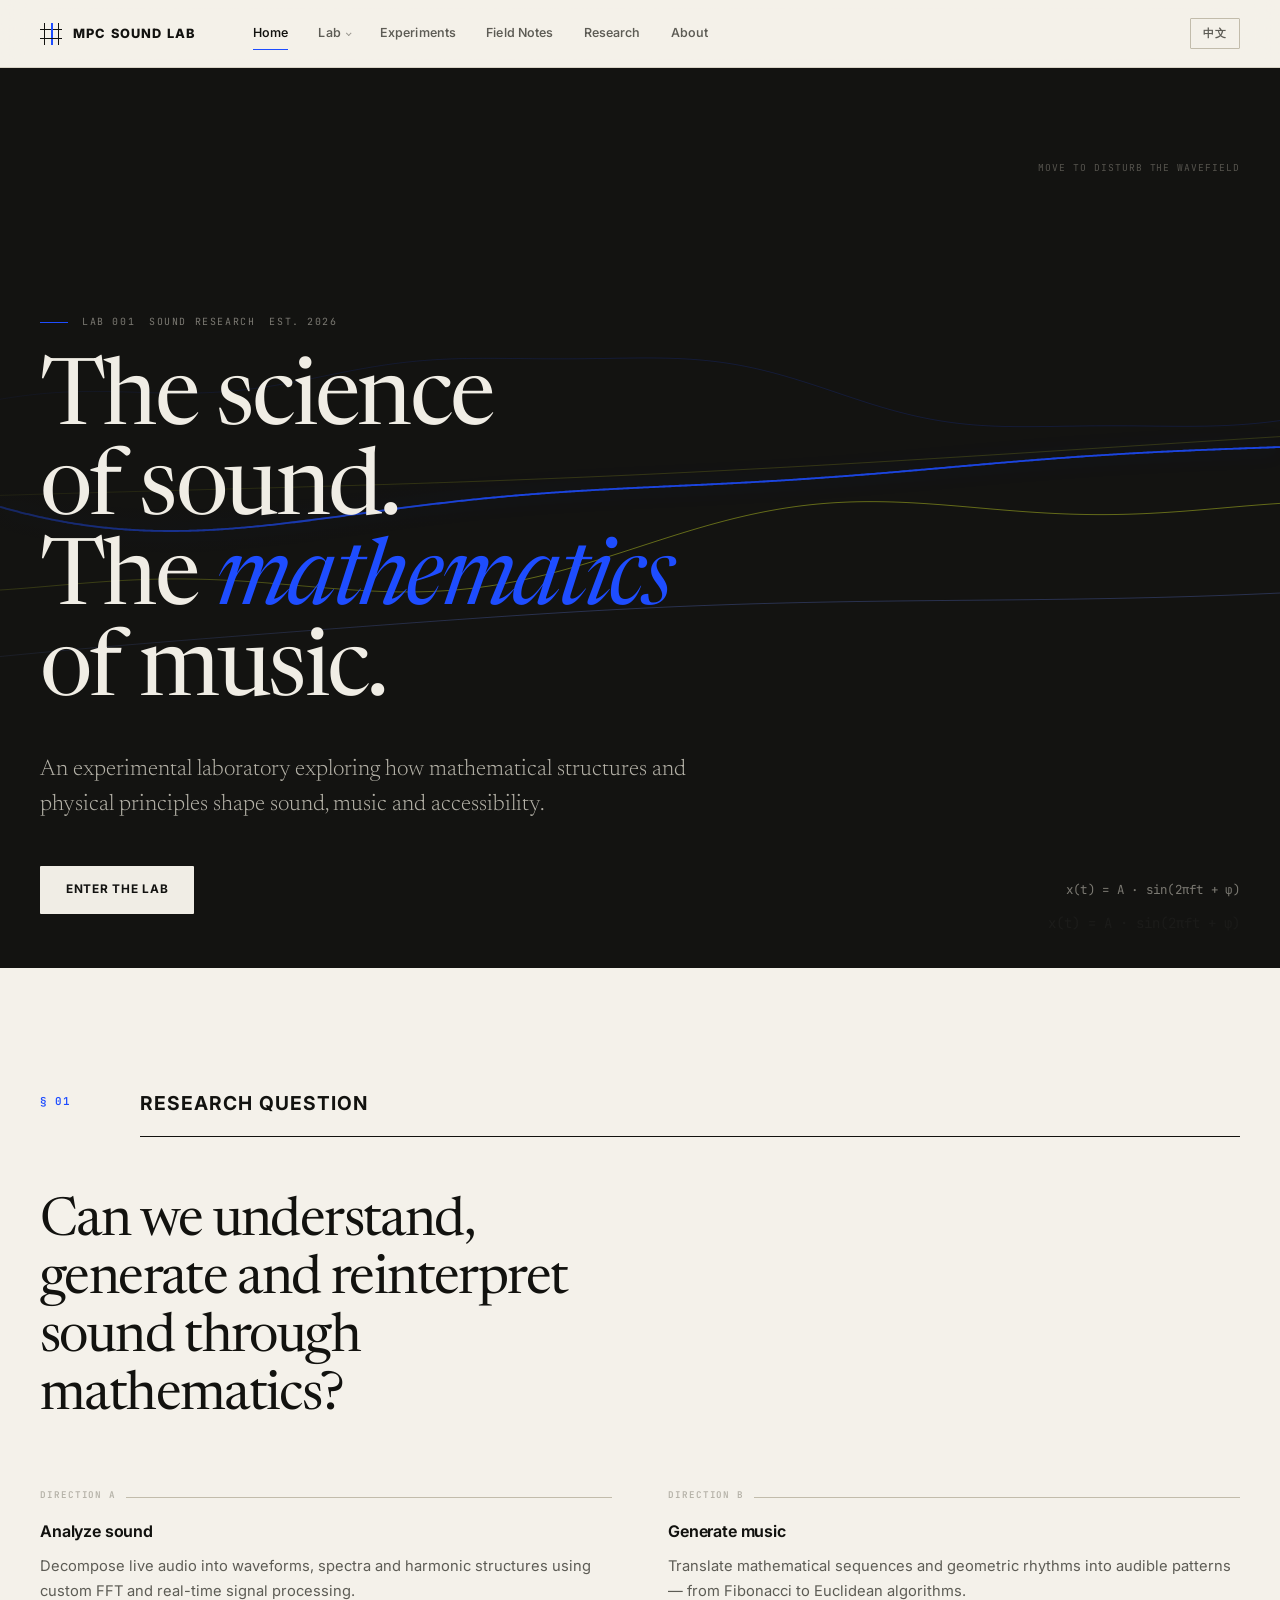
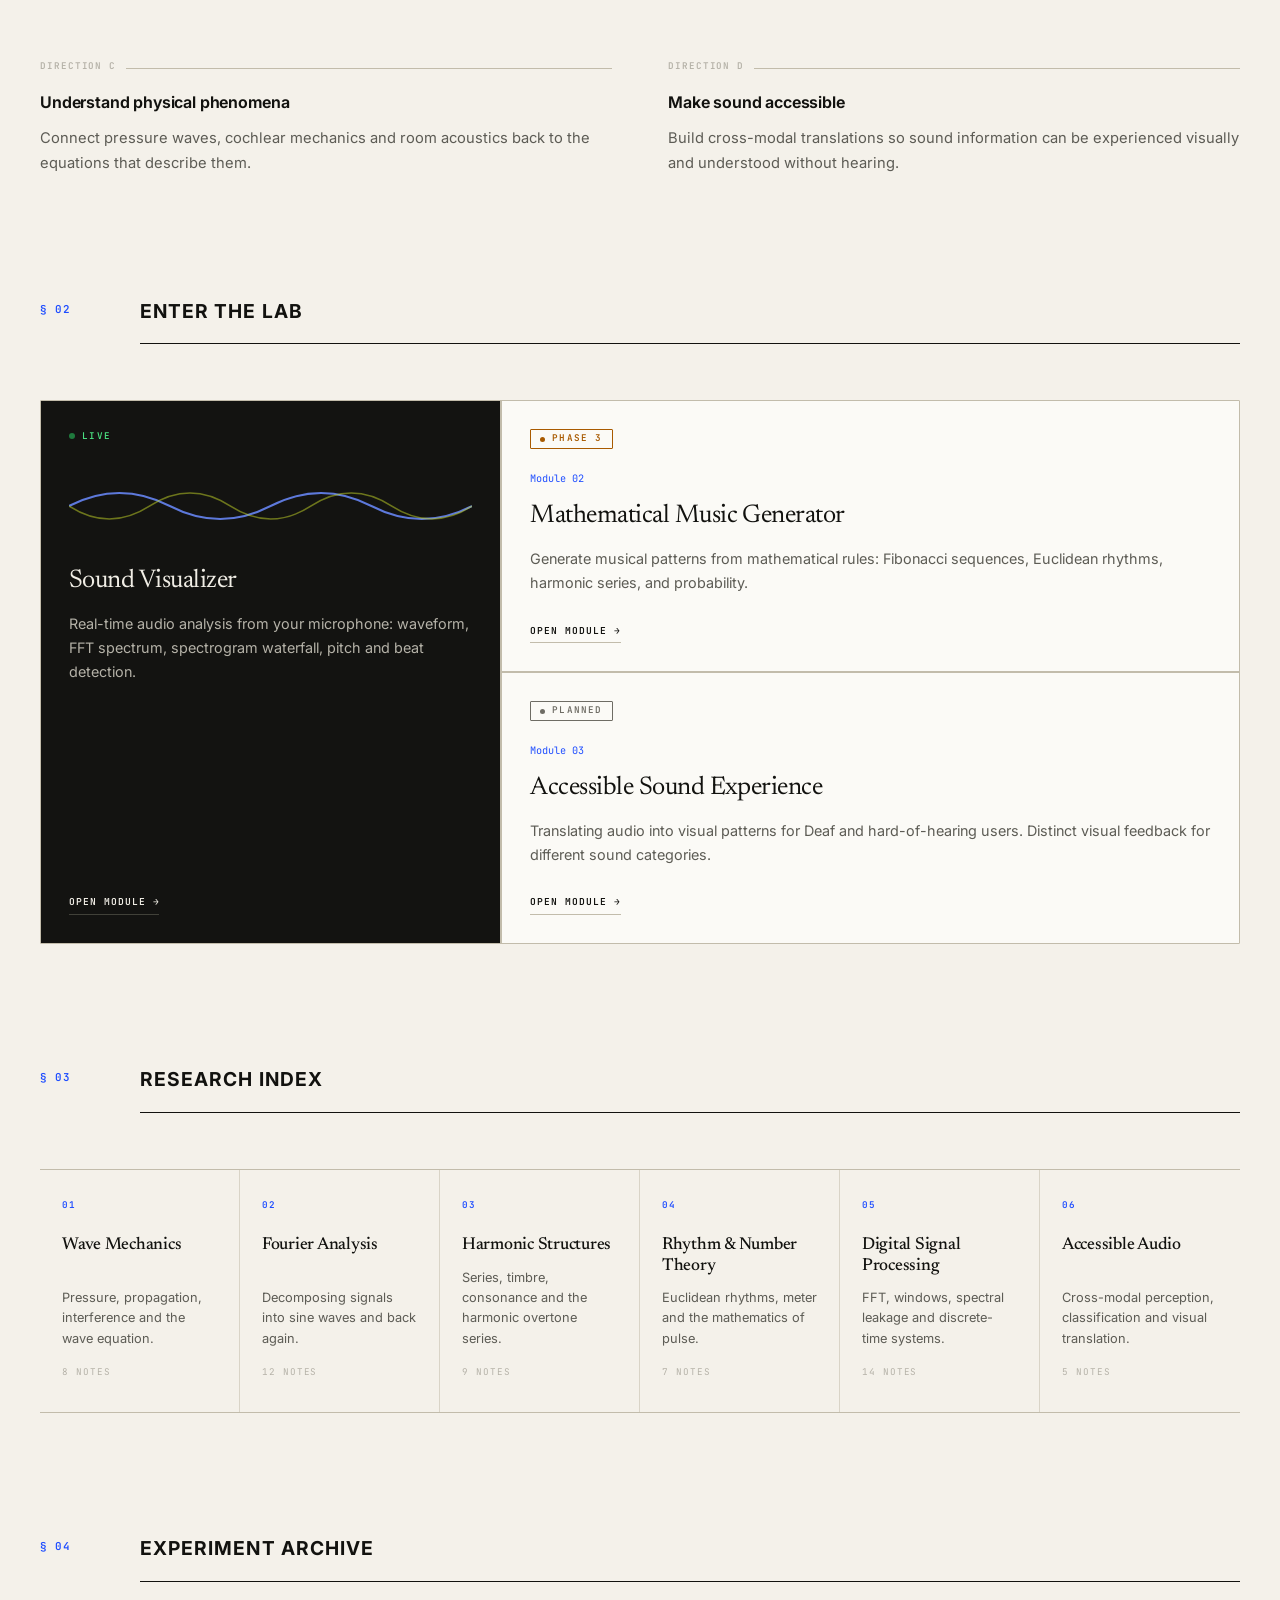
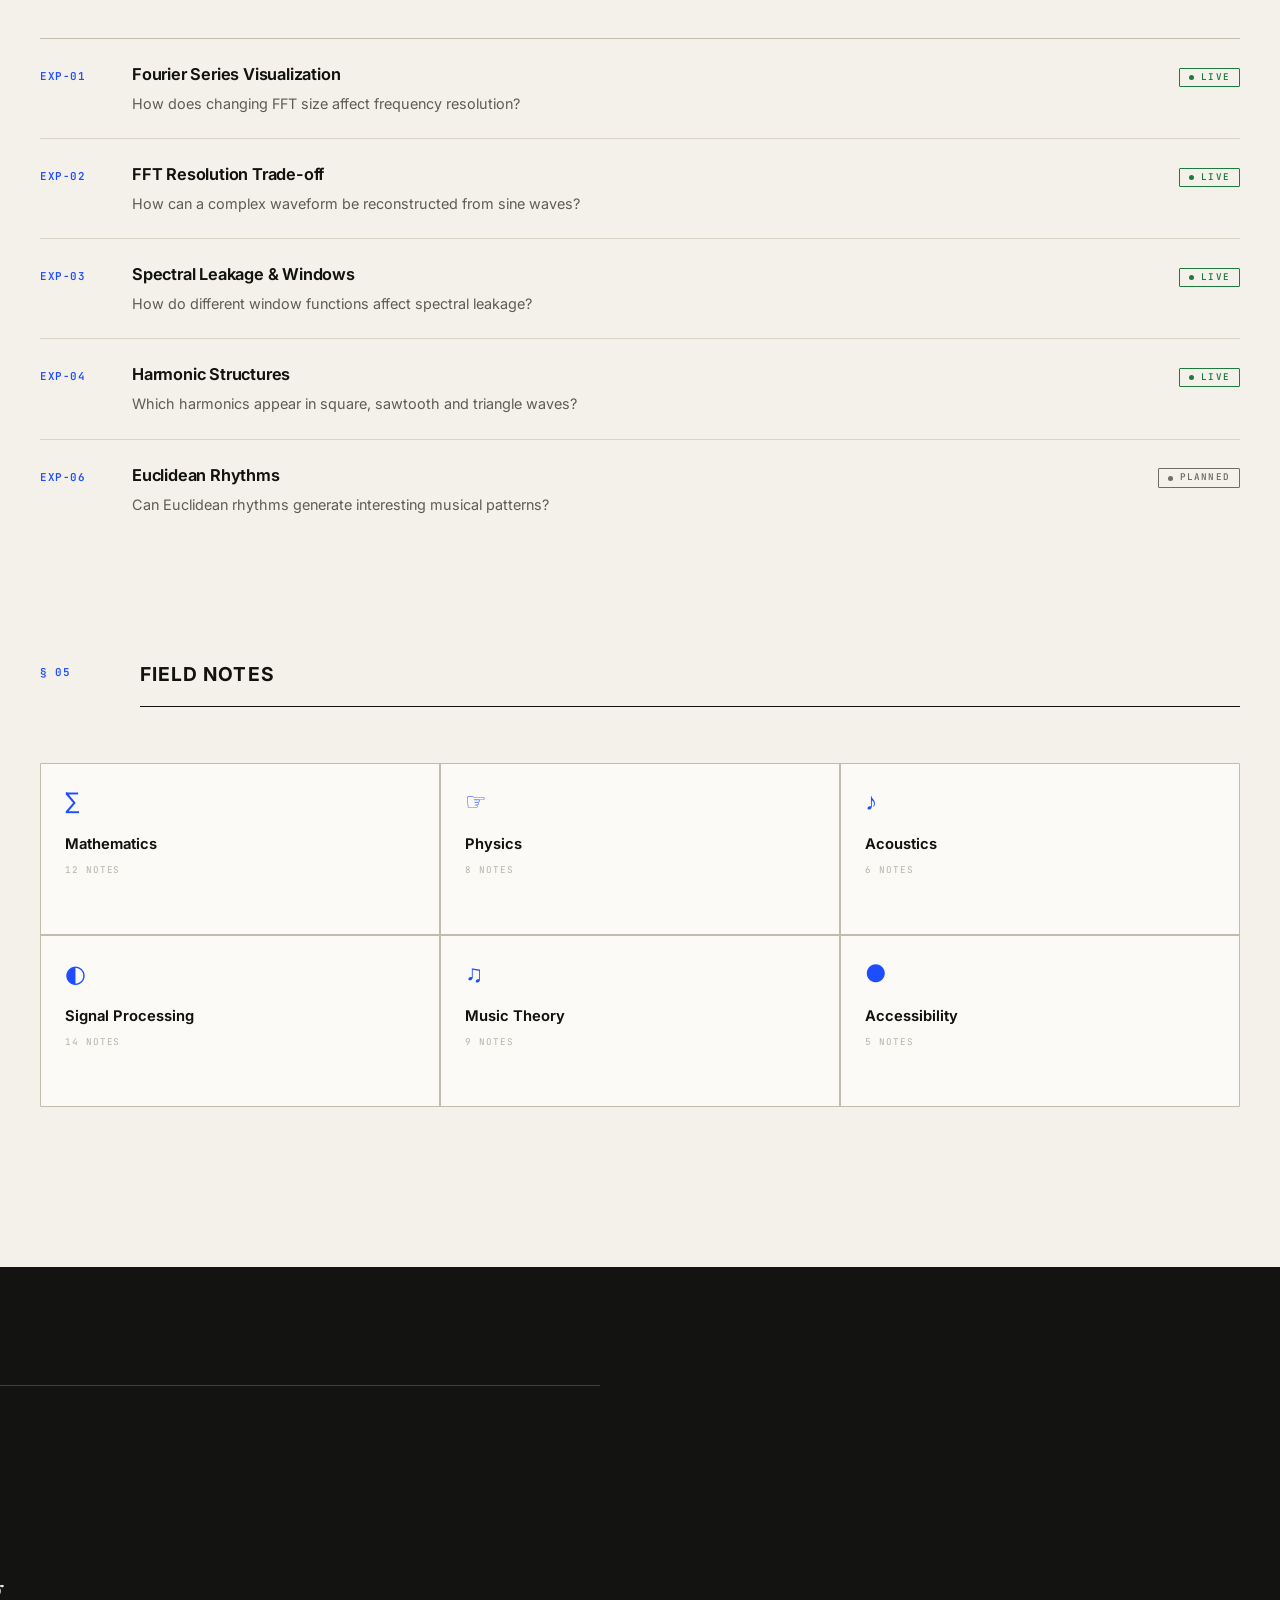
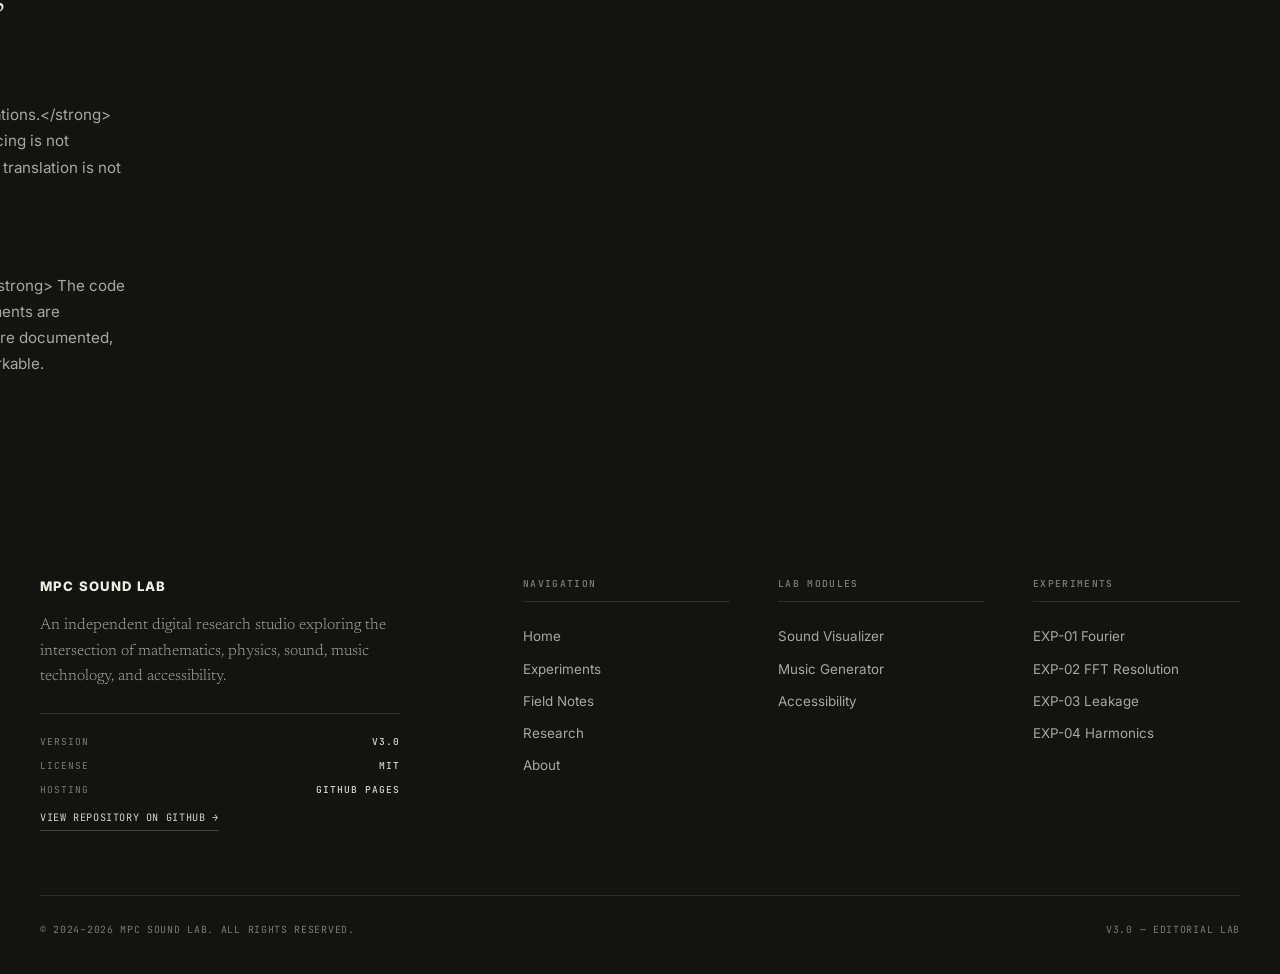
<file: index.html>
<!DOCTYPE html>
<html lang="en">
<head>
  <meta charset="UTF-8" />
  <meta name="viewport" content="width=device-width, initial-scale=1.0" />
  <title>MPC Sound Lab — The Science of Sound, The Mathematics of Music</title>
  <link rel="stylesheet" href="src/css/design-system.css?v=3" />
  <link rel="stylesheet" href="src/css/nav.css?v=3" />
  <link rel="stylesheet" href="src/css/home.css?v=3" />
</head>
<body class="page-home">
  <a href="#main" class="skip-link" data-i18n="skip.link">Skip to content</a>

  <!-- Navigation -->
  <nav class="site-nav" aria-label="Primary">
    <a href="index.html" class="nav-brand">
      <span class="nav-brand-mark" aria-hidden="true"><span></span><span></span><span></span></span>
      <span class="nav-brand-text">MPC Sound Lab</span>
    </a>
    <div class="nav-links">
      <a href="index.html" class="nav-link active" data-i18n="nav.home">Home</a>
      <div class="nav-dropdown">
        <a href="#" class="nav-dropdown-trigger" data-i18n="nav.lab">Lab</a>
        <div class="nav-dropdown-menu">
          <a href="visualizer.html" class="nav-dropdown-link">
            <span class="nav-dropdown-link-title" data-i18n="nav.visualizer">Sound Visualizer</span>
            <span class="nav-dropdown-link-desc" data-i18n="nav.visualizer.desc">Real-time audio analysis</span>
          </a>
          <a href="generator.html" class="nav-dropdown-link">
            <span class="nav-dropdown-link-title" data-i18n="nav.generator">Music Generator</span>
            <span class="nav-dropdown-link-desc" data-i18n="nav.generator.desc">Mathematical composition</span>
          </a>
          <a href="accessibility.html" class="nav-dropdown-link">
            <span class="nav-dropdown-link-title" data-i18n="nav.accessibility">Accessibility</span>
            <span class="nav-dropdown-link-desc" data-i18n="nav.accessibility.desc">Sound-to-visual translation</span>
          </a>
        </div>
      </div>
      <a href="experiments.html" class="nav-link" data-i18n="nav.experiments">Experiments</a>
      <a href="field-notes.html" class="nav-link" data-i18n="nav.fieldNotes">Field Notes</a>
      <a href="research.html" class="nav-link" data-i18n="nav.research">Research</a>
      <a href="about.html" class="nav-link" data-i18n="nav.about">About</a>
    </div>
    <div class="nav-right">
      <button class="lang-btn" data-i18n="nav.lang">中文</button>
    </div>
    <button class="nav-mobile-toggle" aria-label="Menu" aria-expanded="false">
      <span></span><span></span><span></span>
    </button>
  </nav>

  <!-- Mobile menu -->
  <div class="nav-mobile-menu" aria-hidden="true">
    <div class="nav-mobile-section">
      <div class="nav-mobile-section-title" data-i18n="footer.nav">Navigation</div>
      <a href="index.html" class="nav-mobile-link active" data-i18n="nav.home">Home</a>
      <a href="experiments.html" class="nav-mobile-link" data-i18n="nav.experiments">Experiments</a>
      <a href="field-notes.html" class="nav-mobile-link" data-i18n="nav.fieldNotes">Field Notes</a>
      <a href="research.html" class="nav-mobile-link" data-i18n="nav.research">Research</a>
      <a href="about.html" class="nav-mobile-link" data-i18n="nav.about">About</a>
    </div>
    <div class="nav-mobile-section">
      <div class="nav-mobile-section-title" data-i18n="footer.lab">Lab Modules</div>
      <a href="visualizer.html" class="nav-mobile-link nav-mobile-sub" data-i18n="nav.visualizer">Sound Visualizer</a>
      <a href="generator.html" class="nav-mobile-link nav-mobile-sub" data-i18n="nav.generator">Music Generator</a>
      <a href="accessibility.html" class="nav-mobile-link nav-mobile-sub" data-i18n="nav.accessibility">Accessibility</a>
    </div>
  </div>

  <main id="main">
    <!-- ===== Section A: Hero ===== -->
    <section class="hero" aria-label="Introduction">
      <canvas id="hero-canvas" class="hero-canvas"></canvas>
      <div class="hero-canvas-hint" data-i18n="home.hero.hint">Move to disturb the wavefield</div>
      <div class="hero-content">
        <div class="hero-meta">
          <span data-i18n="home.hero.id">Lab 001</span>
          <span data-i18n="home.hero.tag">Sound Research</span>
          <span data-i18n="home.hero.est">Est. 2026</span>
        </div>
        <h1 class="hero-title display-xl" data-i18n-html="home.hero.title">
          <span class="line">The science of sound.</span>
          <span class="line">The <em class="accent">mathematics</em> of music.</span>
        </h1>
        <p class="hero-statement" data-i18n="home.hero.statement">
          An experimental laboratory exploring how mathematical structures and physical principles shape sound, music and accessibility.
        </p>
        <div class="hero-bottom">
          <a href="visualizer.html" class="hero-cta" data-i18n="home.hero.cta">
            <span>Enter the lab</span>
            <span class="arrow" aria-hidden="true">→</span>
          </a>
          <div class="hero-equation" aria-hidden="true">x(t) = A · sin(2πft + φ)</div>
        </div>
      </div>
    </section>

    <!-- ===== Section B: Research Statement ===== -->
    <section class="home-section" aria-labelledby="sec-research-statement">
      <div class="home-section-open">
        <span class="sec-num" aria-hidden="true">§ 01</span>
        <h2 class="sec-title" id="sec-research-statement" data-i18n="home.statement.title">Research Question</h2>
      </div>
      <div class="research-statement reveal">
        <p class="big-question" data-i18n="home.statement.question">Can we understand, generate and reinterpret sound through mathematics?</p>
        <div class="research-direction">
          <span class="rd-num" data-i18n="home.statement.a.num">Direction A</span>
          <h3 class="rd-name" data-i18n="home.statement.a.title">Analyze sound</h3>
          <p class="rd-desc" data-i18n="home.statement.a.desc">Decompose live audio into waveforms, spectra and harmonic structures using custom FFT and real-time signal processing.</p>
        </div>
        <div class="research-direction">
          <span class="rd-num" data-i18n="home.statement.b.num">Direction B</span>
          <h3 class="rd-name" data-i18n="home.statement.b.title">Generate music</h3>
          <p class="rd-desc" data-i18n="home.statement.b.desc">Translate mathematical sequences and geometric rhythms into audible patterns — from Fibonacci to Euclidean algorithms.</p>
        </div>
        <div class="research-direction">
          <span class="rd-num" data-i18n="home.statement.c.num">Direction C</span>
          <h3 class="rd-name" data-i18n="home.statement.c.title">Understand physical phenomena</h3>
          <p class="rd-desc" data-i18n="home.statement.c.desc">Connect pressure waves, cochlear mechanics and room acoustics back to the equations that describe them.</p>
        </div>
        <div class="research-direction">
          <span class="rd-num" data-i18n="home.statement.d.num">Direction D</span>
          <h3 class="rd-name" data-i18n="home.statement.d.title">Make sound accessible</h3>
          <p class="rd-desc" data-i18n="home.statement.d.desc">Build cross-modal translations so sound information can be experienced visually and understood without hearing.</p>
        </div>
      </div>
    </section>

    <!-- ===== Section C: Enter the Lab ===== -->
    <section class="home-section" aria-labelledby="sec-enter-lab">
      <div class="home-section-open">
        <span class="sec-num" aria-hidden="true">§ 02</span>
        <h2 class="sec-title" id="sec-enter-lab" data-i18n="home.lab.title">Enter the Lab</h2>
      </div>
      <div class="lab-entry reveal">
        <a href="visualizer.html" class="lab-entry-module featured">
          <div>
            <div class="lem-status">
              <span class="dot dot-on" aria-hidden="true"></span>
              <span data-i18n="home.status.live">Live</span>
            </div>
            <div class="lem-preview" aria-hidden="true">
              <svg viewBox="0 0 200 60" preserveAspectRatio="none">
                <path d="M0,30 Q25,10 50,30 T100,30 T150,30 T200,30" fill="none" stroke="#6B8BFF" stroke-width="1.5"/>
                <path d="M0,30 Q20,50 40,30 T80,30 T120,30 T160,30 T200,30" fill="none" stroke="#E5F92C" stroke-width="1" opacity="0.5"/>
              </svg>
            </div>
            <div class="lem-name" data-i18n="home.mod.viz.name">Sound Visualizer</div>
            <p class="lem-desc" data-i18n="home.mod.viz.desc">Real-time audio analysis from your microphone: waveform, FFT spectrum, spectrogram waterfall, pitch and beat detection.</p>
          </div>
          <span class="lem-link" data-i18n="home.mod.viz.open">Open module <span class="arrow" aria-hidden="true">→</span></span>
        </a>
        <a href="generator.html" class="lab-entry-module">
          <div class="lem-status">
            <span class="status-badge status-dev" data-i18n="home.status.dev">Phase 3</span>
          </div>
          <div class="lem-num" data-i18n="home.lab.b.num">Module 02</div>
          <div class="lem-name" data-i18n="home.mod.gen.name">Mathematical Music Generator</div>
          <p class="lem-desc" data-i18n="home.mod.gen.desc">Generate musical patterns from mathematical rules: Fibonacci sequences, Euclidean rhythms, harmonic series, and probability.</p>
          <span class="lem-link" data-i18n="home.mod.gen.open">Open module <span class="arrow" aria-hidden="true">→</span></span>
        </a>
        <a href="accessibility.html" class="lab-entry-module">
          <div class="lem-status">
            <span class="status-badge status-planned" data-i18n="home.status.planned">Phase 4</span>
          </div>
          <div class="lem-num" data-i18n="home.lab.c.num">Module 03</div>
          <div class="lem-name" data-i18n="home.mod.acc.name">Accessible Sound Experience</div>
          <p class="lem-desc" data-i18n="home.mod.acc.desc">Translating audio into visual patterns for Deaf and hard-of-hearing users. Distinct visual feedback for different sound categories.</p>
          <span class="lem-link" data-i18n="home.mod.acc.open">Open module <span class="arrow" aria-hidden="true">→</span></span>
        </a>
      </div>
    </section>

    <!-- ===== Section D: Research Index ===== -->
    <section class="home-section" aria-labelledby="sec-research-index">
      <div class="home-section-open">
        <span class="sec-num" aria-hidden="true">§ 03</span>
        <h2 class="sec-title" id="sec-research-index" data-i18n="home.index.title">Research Index</h2>
      </div>
      <div class="research-index reveal">
        <a href="field-notes.html" class="ri-item" data-idx="01">
          <div class="ri-name" data-i18n="home.ri.wave">Wave Mechanics</div>
          <div class="ri-desc" data-i18n="home.ri.wave.desc">Pressure, propagation, interference and the wave equation.</div>
          <div class="ri-count" data-i18n="home.ri.wave.count">8 notes</div>
        </a>
        <a href="field-notes.html" class="ri-item" data-idx="02">
          <div class="ri-name" data-i18n="home.ri.fourier">Fourier Analysis</div>
          <div class="ri-desc" data-i18n="home.ri.fourier.desc">Decomposing signals into sine waves and back again.</div>
          <div class="ri-count" data-i18n="home.ri.fourier.count">12 notes</div>
        </a>
        <a href="field-notes.html" class="ri-item" data-idx="03">
          <div class="ri-name" data-i18n="home.ri.harmonic">Harmonic Structures</div>
          <div class="ri-desc" data-i18n="home.ri.harmonic.desc">Series, timbre, consonance and the harmonic overtone series.</div>
          <div class="ri-count" data-i18n="home.ri.harmonic.count">9 notes</div>
        </a>
        <a href="field-notes.html" class="ri-item" data-idx="04">
          <div class="ri-name" data-i18n="home.ri.rhythm">Rhythm &amp; Number Theory</div>
          <div class="ri-desc" data-i18n="home.ri.rhythm.desc">Euclidean rhythms, meter and the mathematics of pulse.</div>
          <div class="ri-count" data-i18n="home.ri.rhythm.count">7 notes</div>
        </a>
        <a href="field-notes.html" class="ri-item" data-idx="05">
          <div class="ri-name" data-i18n="home.ri.dsp">Digital Signal Processing</div>
          <div class="ri-desc" data-i18n="home.ri.dsp.desc">FFT, windows, spectral leakage and discrete-time systems.</div>
          <div class="ri-count" data-i18n="home.ri.dsp.count">14 notes</div>
        </a>
        <a href="field-notes.html" class="ri-item" data-idx="06">
          <div class="ri-name" data-i18n="home.ri.accessible">Accessible Audio</div>
          <div class="ri-desc" data-i18n="home.ri.accessible.desc">Cross-modal perception, classification and visual translation.</div>
          <div class="ri-count" data-i18n="home.ri.accessible.count">5 notes</div>
        </a>
      </div>
    </section>

    <!-- ===== Section E: Experiment Archive ===== -->
    <section class="home-section" aria-labelledby="sec-experiments">
      <div class="home-section-open">
        <span class="sec-num" aria-hidden="true">§ 04</span>
        <h2 class="sec-title" id="sec-experiments" data-i18n="home.expArchive">Experiment Archive</h2>
      </div>
      <div class="home-exp-list reveal">
        <a href="experiments.html" class="experiment">
          <div class="exp-num">EXP-01</div>
          <div class="exp-body">
            <div class="exp-title" data-i18n="home.exp1">Fourier Series Visualization</div>
            <div class="exp-desc" data-i18n="exp1.short">How does changing FFT size affect frequency resolution?</div>
          </div>
          <div class="exp-status-cell"><span class="status-badge status-live" data-i18n="home.status.live">Live</span></div>
        </a>
        <a href="experiments.html" class="experiment">
          <div class="exp-num">EXP-02</div>
          <div class="exp-body">
            <div class="exp-title" data-i18n="home.exp2">FFT Resolution Trade-off</div>
            <div class="exp-desc" data-i18n="exp2.short">How can a complex waveform be reconstructed from sine waves?</div>
          </div>
          <div class="exp-status-cell"><span class="status-badge status-live" data-i18n="home.status.live">Live</span></div>
        </a>
        <a href="experiments.html" class="experiment">
          <div class="exp-num">EXP-03</div>
          <div class="exp-body">
            <div class="exp-title" data-i18n="home.exp3">Spectral Leakage &amp; Windows</div>
            <div class="exp-desc" data-i18n="exp3.short">How do different window functions affect spectral leakage?</div>
          </div>
          <div class="exp-status-cell"><span class="status-badge status-live" data-i18n="home.status.live">Live</span></div>
        </a>
        <a href="experiments.html" class="experiment">
          <div class="exp-num">EXP-04</div>
          <div class="exp-body">
            <div class="exp-title" data-i18n="home.exp4">Harmonic Structures</div>
            <div class="exp-desc" data-i18n="exp4.short">Which harmonics appear in square, sawtooth and triangle waves?</div>
          </div>
          <div class="exp-status-cell"><span class="status-badge status-live" data-i18n="home.status.live">Live</span></div>
        </a>
        <a href="experiments.html" class="experiment">
          <div class="exp-num">EXP-06</div>
          <div class="exp-body">
            <div class="exp-title" data-i18n="home.exp6">Euclidean Rhythms</div>
            <div class="exp-desc" data-i18n="exp6.short">Can Euclidean rhythms generate interesting musical patterns?</div>
          </div>
          <div class="exp-status-cell"><span class="status-badge status-planned" data-i18n="home.status.planned">Planned</span></div>
        </a>
      </div>
    </section>

    <!-- ===== Section F: Field Notes Teaser ===== -->
    <section class="home-section" aria-labelledby="sec-field-notes">
      <div class="home-section-open">
        <span class="sec-num" aria-hidden="true">§ 05</span>
        <h2 class="sec-title" id="sec-field-notes" data-i18n="home.fieldNotes">Field Notes</h2>
      </div>
      <div class="fn-teaser reveal">
        <a href="field-notes.html" class="fn-teaser-item">
          <div class="fn-teaser-icon" aria-hidden="true">∑</div>
          <div class="fn-teaser-name" data-i18n="home.fn.math">Mathematics</div>
          <div class="fn-teaser-count" data-i18n="home.fn.math.count">12 notes</div>
        </a>
        <a href="field-notes.html" class="fn-teaser-item">
          <div class="fn-teaser-icon" aria-hidden="true">☞</div>
          <div class="fn-teaser-name" data-i18n="home.fn.physics">Physics</div>
          <div class="fn-teaser-count" data-i18n="home.fn.physics.count">8 notes</div>
        </a>
        <a href="field-notes.html" class="fn-teaser-item">
          <div class="fn-teaser-icon" aria-hidden="true">♪</div>
          <div class="fn-teaser-name" data-i18n="home.fn.acoustics">Acoustics</div>
          <div class="fn-teaser-count" data-i18n="home.fn.acoustics.count">6 notes</div>
        </a>
        <a href="field-notes.html" class="fn-teaser-item">
          <div class="fn-teaser-icon" aria-hidden="true">◐</div>
          <div class="fn-teaser-name" data-i18n="home.fn.signal">Signal Processing</div>
          <div class="fn-teaser-count" data-i18n="home.fn.signal.count">14 notes</div>
        </a>
        <a href="field-notes.html" class="fn-teaser-item">
          <div class="fn-teaser-icon" aria-hidden="true">♫</div>
          <div class="fn-teaser-name" data-i18n="home.fn.music">Music Theory</div>
          <div class="fn-teaser-count" data-i18n="home.fn.music.count">9 notes</div>
        </a>
        <a href="field-notes.html" class="fn-teaser-item">
          <div class="fn-teaser-icon" aria-hidden="true">●</div>
          <div class="fn-teaser-name" data-i18n="home.fn.access">Accessibility</div>
          <div class="fn-teaser-count" data-i18n="home.fn.access.count">5 notes</div>
        </a>
      </div>
    </section>

    <!-- ===== Section G: Philosophy ===== -->
    <section class="philosophy-band" aria-labelledby="sec-philosophy">
      <div class="bleed">
        <div class="rule-label" data-i18n="home.philosophy.label">Project Philosophy</div>
        <p class="philosophy-statement" data-i18n="home.philosophy.statement">
          Mathematics, physics, music and accessibility are not separate disciplines here. They are <em>lenses on the same phenomenon</em>: vibration becoming information.
        </p>
        <div class="philosophy-body">
          <p data-i18n="home.philosophy.p1"><strong>Built from first principles.</strong> Every tool starts with the equations — the Fourier transform, the wave equation, the harmonic series — and turns them into interactive instruments.</p>
          <p data-i18n="home.philosophy.p2"><strong>Honest about limitations.</strong> dBFS is not dB SPL. Bin spacing is not frequency resolution. Visual translation is not hearing. We say so clearly.</p>
          <p data-i18n="home.philosophy.p3"><strong>Local and private.</strong> All processing happens in the browser. No audio leaves your device. No accounts, no tracking, no cloud dependencies.</p>
          <p data-i18n="home.philosophy.p4"><strong>Open by default.</strong> The code is open source. The experiments are reproducible. The findings are documented, even when they are unremarkable.</p>
        </div>
      </div>
    </section>
  </main>

  <!-- Footer -->
  <footer class="site-footer">
    <div class="footer-grid">
      <div class="footer-brand-col">
        <div class="footer-brand" data-i18n="footer.brand">MPC Sound Lab</div>
        <p class="footer-brand-desc" data-i18n="footer.brandDesc">An independent digital research studio exploring the intersection of mathematics, physics, sound, music technology, and accessibility.</p>
        <div class="footer-status">
          <div class="footer-status-row"><span data-i18n="footer.status.version">Version</span> <strong>v3.0</strong></div>
          <div class="footer-status-row"><span data-i18n="footer.status.license">License</span> <strong>MIT</strong></div>
          <div class="footer-status-row"><span data-i18n="footer.status.hosting">Hosting</span> <strong>GitHub Pages</strong></div>
          <a href="https://github.com/jasper-lab09/MPC-Sound-Lab" class="footer-repo" target="_blank" rel="noopener" data-i18n="footer.repo">View repository on GitHub →</a>
        </div>
      </div>
      <div>
        <div class="footer-col-title" data-i18n="footer.nav">Navigation</div>
        <a href="index.html" class="footer-link" data-i18n="nav.home">Home</a>
        <a href="experiments.html" class="footer-link" data-i18n="nav.experiments">Experiments</a>
        <a href="field-notes.html" class="footer-link" data-i18n="nav.fieldNotes">Field Notes</a>
        <a href="research.html" class="footer-link" data-i18n="nav.research">Research</a>
        <a href="about.html" class="footer-link" data-i18n="nav.about">About</a>
      </div>
      <div>
        <div class="footer-col-title" data-i18n="footer.lab">Lab Modules</div>
        <a href="visualizer.html" class="footer-link" data-i18n="nav.visualizer">Sound Visualizer</a>
        <a href="generator.html" class="footer-link" data-i18n="nav.generator">Music Generator</a>
        <a href="accessibility.html" class="footer-link" data-i18n="nav.accessibility">Accessibility</a>
      </div>
      <div>
        <div class="footer-col-title" data-i18n="footer.experiments">Experiments</div>
        <a href="experiments.html" class="footer-link">EXP-01 Fourier</a>
        <a href="experiments.html" class="footer-link">EXP-02 FFT Resolution</a>
        <a href="experiments.html" class="footer-link">EXP-03 Leakage</a>
        <a href="experiments.html" class="footer-link">EXP-04 Harmonics</a>
      </div>
    </div>
    <div class="footer-bottom">
      <span>&copy; 2024&ndash;2026 MPC Sound Lab. <span data-i18n="footer.rights">All rights reserved.</span></span>
      <span data-i18n="footer.version">v3.0 — Editorial Lab</span>
    </div>
  </footer>

  <script type="module">
    import { App } from './src/js/core/app.js';
    new App().init();

    import { HeroWave } from './src/js/visual/hero-wave.js';
    const heroCanvas = document.getElementById('hero-canvas');
    const heroWave = heroCanvas ? new HeroWave(heroCanvas) : null;
    if (heroWave) heroWave.start();

    // Pause hero animation when off-screen or hidden
    document.addEventListener('visibilitychange', () => {
      if (!heroWave) return;
      if (document.hidden) heroWave.stop();
      else heroWave.start();
    });

  </script>
</body>
</html>
</file>
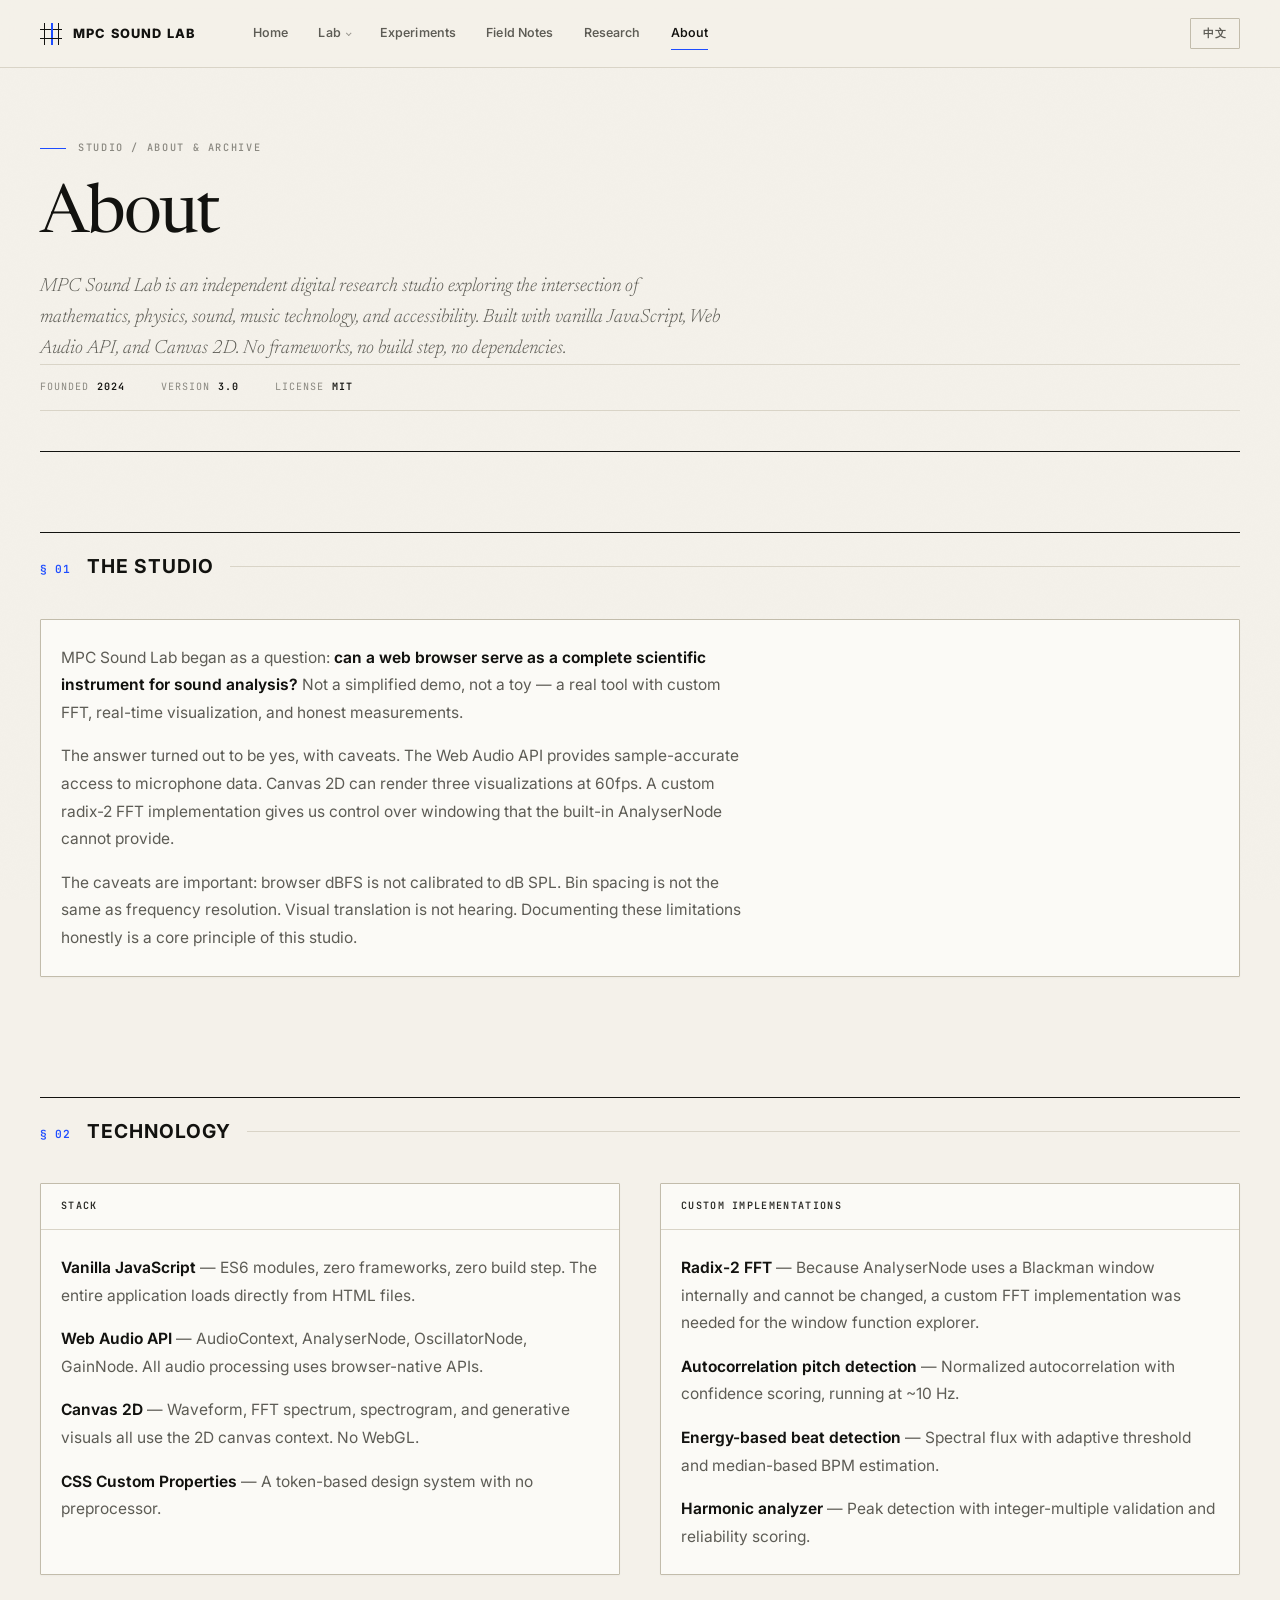
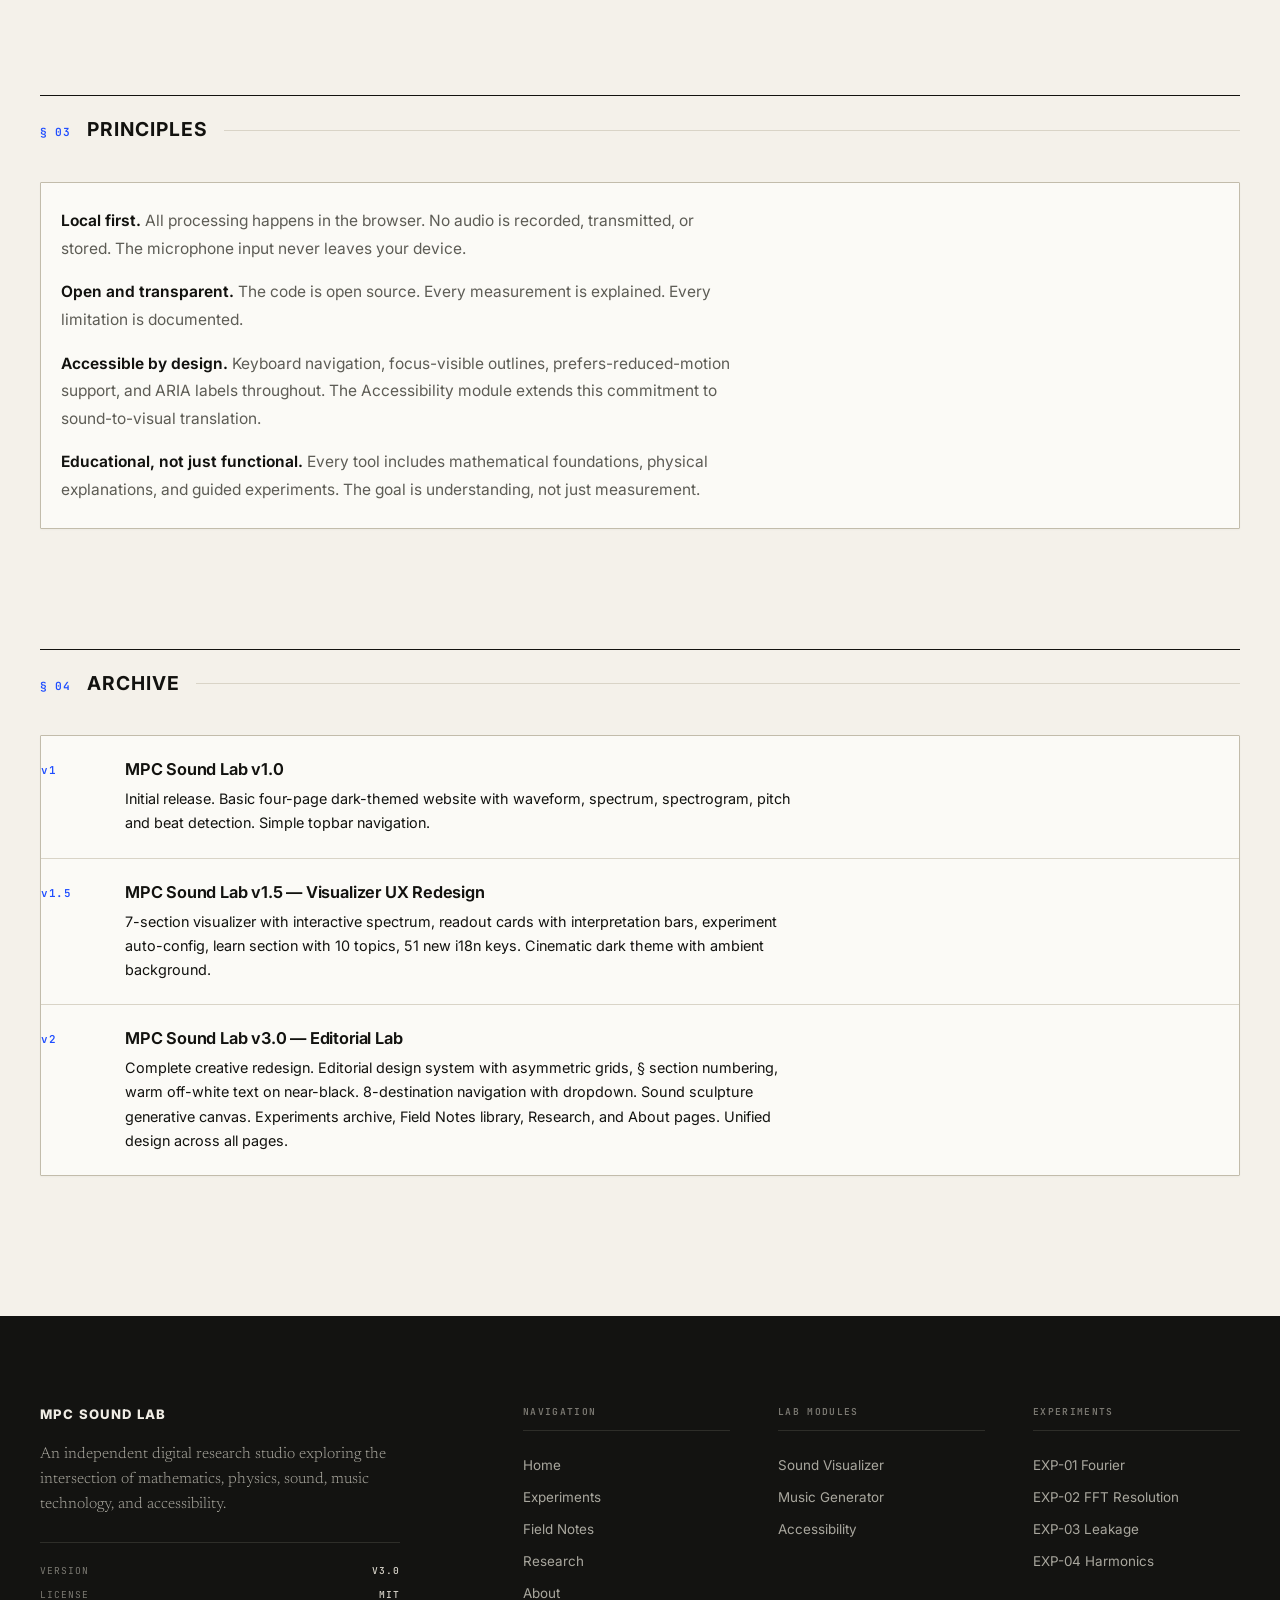
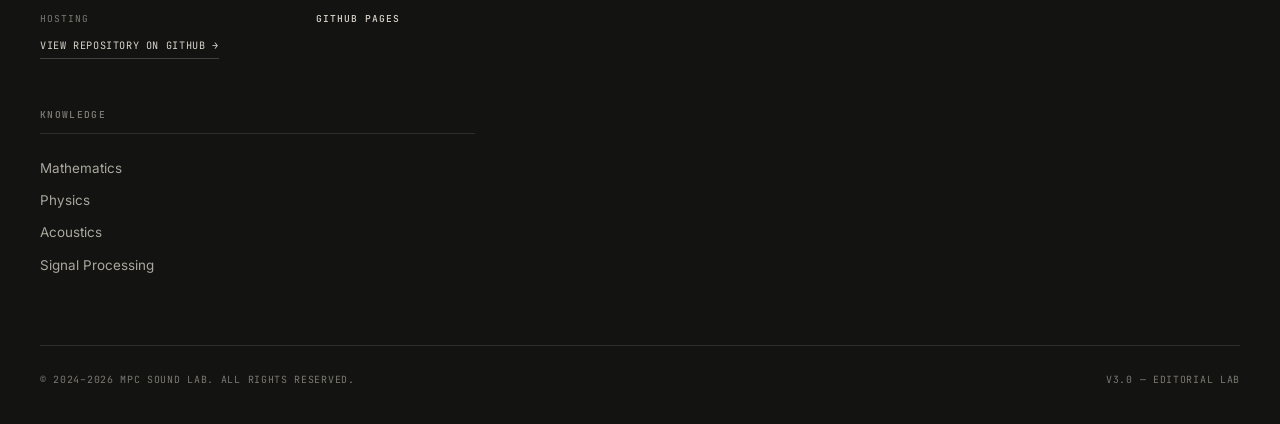
<file: about.html>
<!DOCTYPE html>
<html lang="en">
<head>
  <meta charset="UTF-8" />
  <meta name="viewport" content="width=device-width, initial-scale=1.0" />
  <title>About — MPC Sound Lab</title>
  <link rel="stylesheet" href="src/css/design-system.css?v=3" />
  <link rel="stylesheet" href="src/css/nav.css?v=3" />
</head>
<body class="page-inner">
  <div class="ambient-grain"></div>
  <div class="ambient-vignette"></div>

  <nav class="site-nav">
    <a href="index.html" class="nav-brand">
      <span class="nav-brand-mark" aria-hidden="true"><span></span><span></span><span></span></span>
      <span class="nav-brand-text">MPC Sound Lab</span>
    </a>
    <div class="nav-links">
      <a href="index.html" class="nav-link" data-i18n="nav.home">Home</a>
      <div class="nav-dropdown">
        <a href="#" class="nav-dropdown-trigger" data-i18n="nav.lab">Lab</a>
        <div class="nav-dropdown-menu">
          <a href="visualizer.html" class="nav-dropdown-link"><span class="nav-dropdown-link-title" data-i18n="nav.visualizer">Sound Visualizer</span><span class="nav-dropdown-link-desc" data-i18n="nav.visualizer.desc">Real-time audio analysis</span></a>
          <a href="generator.html" class="nav-dropdown-link"><span class="nav-dropdown-link-title" data-i18n="nav.generator">Music Generator</span><span class="nav-dropdown-link-desc" data-i18n="nav.generator.desc">Mathematical composition</span></a>
          <a href="accessibility.html" class="nav-dropdown-link"><span class="nav-dropdown-link-title" data-i18n="nav.accessibility">Accessibility</span><span class="nav-dropdown-link-desc" data-i18n="nav.accessibility.desc">Sound-to-visual translation</span></a>
        </div>
      </div>
      <a href="experiments.html" class="nav-link" data-i18n="nav.experiments">Experiments</a>
      <a href="field-notes.html" class="nav-link" data-i18n="nav.fieldNotes">Field Notes</a>
      <a href="research.html" class="nav-link" data-i18n="nav.research">Research</a>
      <a href="about.html" class="nav-link active" data-i18n="nav.about">About</a>
    </div>
    <div class="nav-right">
      <button class="lang-btn" data-i18n="nav.lang">中文</button>
    </div>
    <button class="nav-mobile-toggle" aria-label="Menu" aria-expanded="false">
      <span></span><span></span><span></span>
    </button>
  </nav>
  <div class="nav-mobile-menu">
    <div class="nav-mobile-section">
      <div class="nav-mobile-section-title">Navigation</div>
      <a href="index.html" class="nav-mobile-link" data-i18n="nav.home">Home</a>
      <a href="experiments.html" class="nav-mobile-link" data-i18n="nav.experiments">Experiments</a>
      <a href="field-notes.html" class="nav-mobile-link" data-i18n="nav.fieldNotes">Field Notes</a>
      <a href="research.html" class="nav-mobile-link" data-i18n="nav.research">Research</a>
      <a href="about.html" class="nav-mobile-link active" data-i18n="nav.about">About</a>
    </div>
    <div class="nav-mobile-section">
      <div class="nav-mobile-section-title">Lab Modules</div>
      <a href="visualizer.html" class="nav-mobile-link nav-mobile-sub" data-i18n="nav.visualizer">Sound Visualizer</a>
      <a href="generator.html" class="nav-mobile-link nav-mobile-sub" data-i18n="nav.generator">Music Generator</a>
      <a href="accessibility.html" class="nav-mobile-link nav-mobile-sub" data-i18n="nav.accessibility">Accessibility</a>
    </div>
  </div>

  <div class="page">
    <header class="editorial-header">
      <div class="editorial-eyebrow">Studio / About &amp; Archive</div>
      <h1 class="editorial-title">About</h1>
      <p class="editorial-subtitle">
        MPC Sound Lab is an independent digital research studio exploring the intersection of
        mathematics, physics, sound, music technology, and accessibility. Built with vanilla JavaScript,
        Web Audio API, and Canvas 2D. No frameworks, no build step, no dependencies.
      </p>
      <div class="metadata-strip">
        <span><span class="ms-label">Founded</span><span class="ms-value">2024</span></span>
        <span><span class="ms-label">Version</span><span class="ms-value">3.0</span></span>
        <span><span class="ms-label">License</span><span class="ms-value">MIT</span></span>
      </div>
    </header>

    <div class="section">
      <div class="section-header">
        <span class="section-number">§ 01</span>
        <span class="section-title" data-i18n="ab.studio">The Studio</span>
        <span class="section-divider"></span>
      </div>
      <div class="panel panel-fill">
        <div class="panel-body">
          <div class="content-block">
            <p data-i18n-html="ab.s1">MPC Sound Lab began as a question: <strong>can a web browser serve as a complete scientific instrument for sound analysis?</strong> Not a simplified demo, not a toy — a real tool with custom FFT, real-time visualization, and honest measurements.</p>
            <p data-i18n="ab.s2">The answer turned out to be yes, with caveats. The Web Audio API provides sample-accurate access to microphone data. Canvas 2D can render three visualizations at 60fps. A custom radix-2 FFT implementation gives us control over windowing that the built-in AnalyserNode cannot provide.</p>
            <p data-i18n="ab.s3">The caveats are important: browser dBFS is not calibrated to dB SPL. Bin spacing is not the same as frequency resolution. Visual translation is not hearing. Documenting these limitations honestly is a core principle of this studio.</p>
          </div>
        </div>
      </div>
    </div>

    <div class="section">
      <div class="section-header">
        <span class="section-number">§ 02</span>
        <span class="section-title" data-i18n="ab.tech">Technology</span>
        <span class="section-divider"></span>
      </div>
      <div class="cols-2">
        <div class="panel panel-fill">
          <div class="panel-head"><span class="panel-title" data-i18n="ab.stack">Stack</span></div>
          <div class="panel-body">
            <div class="content-block">
              <p data-i18n-html="ab.t1"><strong>Vanilla JavaScript</strong> — ES6 modules, zero frameworks, zero build step. The entire application loads directly from HTML files.</p>
              <p data-i18n-html="ab.t2"><strong>Web Audio API</strong> — AudioContext, AnalyserNode, OscillatorNode, GainNode. All audio processing uses browser-native APIs.</p>
              <p data-i18n-html="ab.t3"><strong>Canvas 2D</strong> — Waveform, FFT spectrum, spectrogram, and generative visuals all use the 2D canvas context. No WebGL.</p>
              <p data-i18n-html="ab.t4"><strong>CSS Custom Properties</strong> — A token-based design system with no preprocessor.</p>
            </div>
          </div>
        </div>
        <div class="panel panel-fill">
          <div class="panel-head"><span class="panel-title" data-i18n="ab.custom">Custom Implementations</span></div>
          <div class="panel-body">
            <div class="content-block">
              <p data-i18n-html="ab.c1"><strong>Radix-2 FFT</strong> — Because AnalyserNode uses a Blackman window internally and cannot be changed, a custom FFT implementation was needed for the window function explorer.</p>
              <p data-i18n-html="ab.c2"><strong>Autocorrelation pitch detection</strong> — Normalized autocorrelation with confidence scoring, running at ~10 Hz.</p>
              <p data-i18n-html="ab.c3"><strong>Energy-based beat detection</strong> — Spectral flux with adaptive threshold and median-based BPM estimation.</p>
              <p data-i18n-html="ab.c4"><strong>Harmonic analyzer</strong> — Peak detection with integer-multiple validation and reliability scoring.</p>
            </div>
          </div>
        </div>
      </div>
    </div>

    <div class="section">
      <div class="section-header">
        <span class="section-number">§ 03</span>
        <span class="section-title" data-i18n="ab.principles">Principles</span>
        <span class="section-divider"></span>
      </div>
      <div class="panel panel-fill">
        <div class="panel-body">
          <div class="content-block">
            <p data-i18n-html="ab.p1"><strong>Local first.</strong> All processing happens in the browser. No audio is recorded, transmitted, or stored. The microphone input never leaves your device.</p>
            <p data-i18n-html="ab.p2"><strong>Open and transparent.</strong> The code is open source. Every measurement is explained. Every limitation is documented.</p>
            <p data-i18n-html="ab.p3"><strong>Accessible by design.</strong> Keyboard navigation, focus-visible outlines, prefers-reduced-motion support, and ARIA labels throughout. The Accessibility module extends this commitment to sound-to-visual translation.</p>
            <p data-i18n-html="ab.p4"><strong>Educational, not just functional.</strong> Every tool includes mathematical foundations, physical explanations, and guided experiments. The goal is understanding, not just measurement.</p>
          </div>
        </div>
      </div>
    </div>

    <div class="section">
      <div class="section-header">
        <span class="section-number">§ 04</span>
        <span class="section-title" data-i18n="ab.archive">Archive</span>
        <span class="section-divider"></span>
      </div>
      <div class="panel panel-fill">
        <div class="experiment">
          <div class="exp-num">v1</div>
          <div class="exp-body">
            <div class="exp-title">MPC Sound Lab v1.0</div>
            <div class="exp-desc" style="color: var(--paper-faint);" data-i18n="ab.a1">Initial release. Basic four-page dark-themed website with waveform, spectrum, spectrogram, pitch and beat detection. Simple topbar navigation.</div>
          </div>
        </div>
        <div class="experiment">
          <div class="exp-num">v1.5</div>
          <div class="exp-body">
            <div class="exp-title">MPC Sound Lab v1.5 — Visualizer UX Redesign</div>
            <div class="exp-desc" style="color: var(--paper-faint);" data-i18n="ab.a2">7-section visualizer with interactive spectrum, readout cards with interpretation bars, experiment auto-config, learn section with 10 topics, 51 new i18n keys. Cinematic dark theme with ambient background.</div>
          </div>
        </div>
        <div class="experiment">
          <div class="exp-num">v2</div>
          <div class="exp-body">
            <div class="exp-title">MPC Sound Lab v3.0 — Editorial Lab</div>
            <div class="exp-desc" style="color: var(--paper-faint);" data-i18n="ab.a3">Complete creative redesign. Editorial design system with asymmetric grids, § section numbering, warm off-white text on near-black. 8-destination navigation with dropdown. Sound sculpture generative canvas. Experiments archive, Field Notes library, Research, and About pages. Unified design across all pages.</div>
          </div>
        </div>
      </div>
    </div>
  </div>

  <footer class="site-footer">
    <div class="footer-grid">
      <div class="footer-brand-col">
        <div class="footer-brand" data-i18n="footer.brand">MPC Sound Lab</div>
        <p class="footer-brand-desc" data-i18n="footer.brandDesc">An independent digital research studio exploring the intersection of mathematics, physics, sound, music technology, and accessibility.</p>
        <div class="footer-status">
          <div class="footer-status-row"><span data-i18n="footer.status.version">Version</span> <strong>v3.0</strong></div>
          <div class="footer-status-row"><span data-i18n="footer.status.license">License</span> <strong>MIT</strong></div>
          <div class="footer-status-row"><span data-i18n="footer.status.hosting">Hosting</span> <strong>GitHub Pages</strong></div>
          <a href="https://github.com/jasper-lab09/MPC-Sound-Lab" class="footer-repo" target="_blank" rel="noopener" data-i18n="footer.repo">View repository on GitHub &rarr;</a>
        </div>
      </div>
      <div>
        <div class="footer-col-title" data-i18n="footer.nav">Navigation</div>
        <a href="index.html" class="footer-link" data-i18n="nav.home">Home</a>
        <a href="experiments.html" class="footer-link" data-i18n="nav.experiments">Experiments</a>
        <a href="field-notes.html" class="footer-link" data-i18n="nav.fieldNotes">Field Notes</a>
        <a href="research.html" class="footer-link" data-i18n="nav.research">Research</a>
        <a href="about.html" class="footer-link" data-i18n="nav.about">About</a>
      </div>
      <div>
        <div class="footer-col-title" data-i18n="footer.lab">Lab Modules</div>
        <a href="visualizer.html" class="footer-link" data-i18n="nav.visualizer">Sound Visualizer</a>
        <a href="generator.html" class="footer-link" data-i18n="nav.generator">Music Generator</a>
        <a href="accessibility.html" class="footer-link" data-i18n="nav.accessibility">Accessibility</a>
      </div>
      <div>
        <div class="footer-col-title" data-i18n="footer.experiments">Experiments</div>
        <a href="experiments.html" class="footer-link">EXP-01 Fourier</a>
        <a href="experiments.html" class="footer-link">EXP-02 FFT Resolution</a>
        <a href="experiments.html" class="footer-link">EXP-03 Leakage</a>
        <a href="experiments.html" class="footer-link">EXP-04 Harmonics</a>
      </div>
      <div>
        <div class="footer-col-title" data-i18n="footer.knowledge">Knowledge</div>
        <a href="field-notes.html" class="footer-link">Mathematics</a>
        <a href="field-notes.html" class="footer-link">Physics</a>
        <a href="field-notes.html" class="footer-link">Acoustics</a>
        <a href="field-notes.html" class="footer-link">Signal Processing</a>
      </div>
    </div>
    <div class="footer-bottom">
      <span>&copy; 2024&ndash;2026 MPC Sound Lab. <span data-i18n="footer.rights">All rights reserved.</span></span>
      <span data-i18n="footer.version">v3.0 — Editorial Lab</span>
    </div>
  </footer>

  <script type="module">
    import { App } from './src/js/core/app.js';
    new App().init();
  </script>
</body>
</html>
</file>
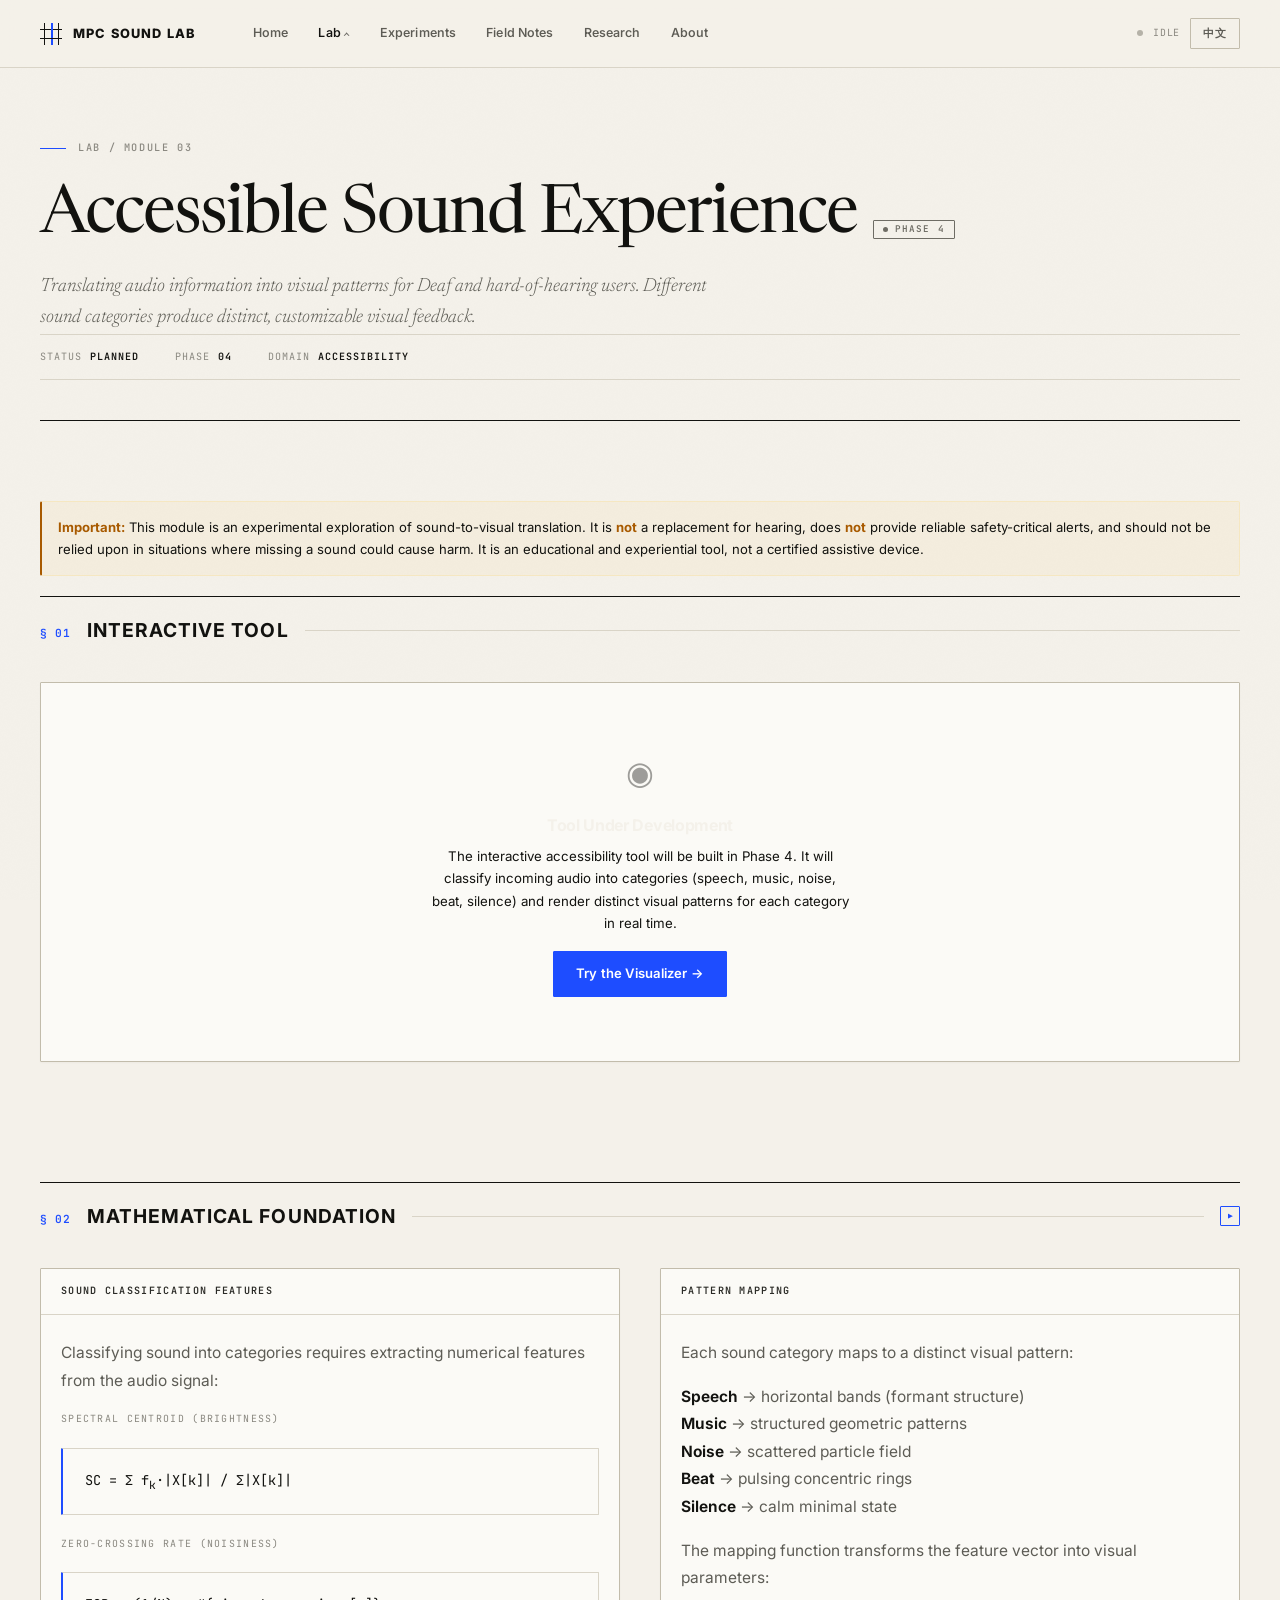
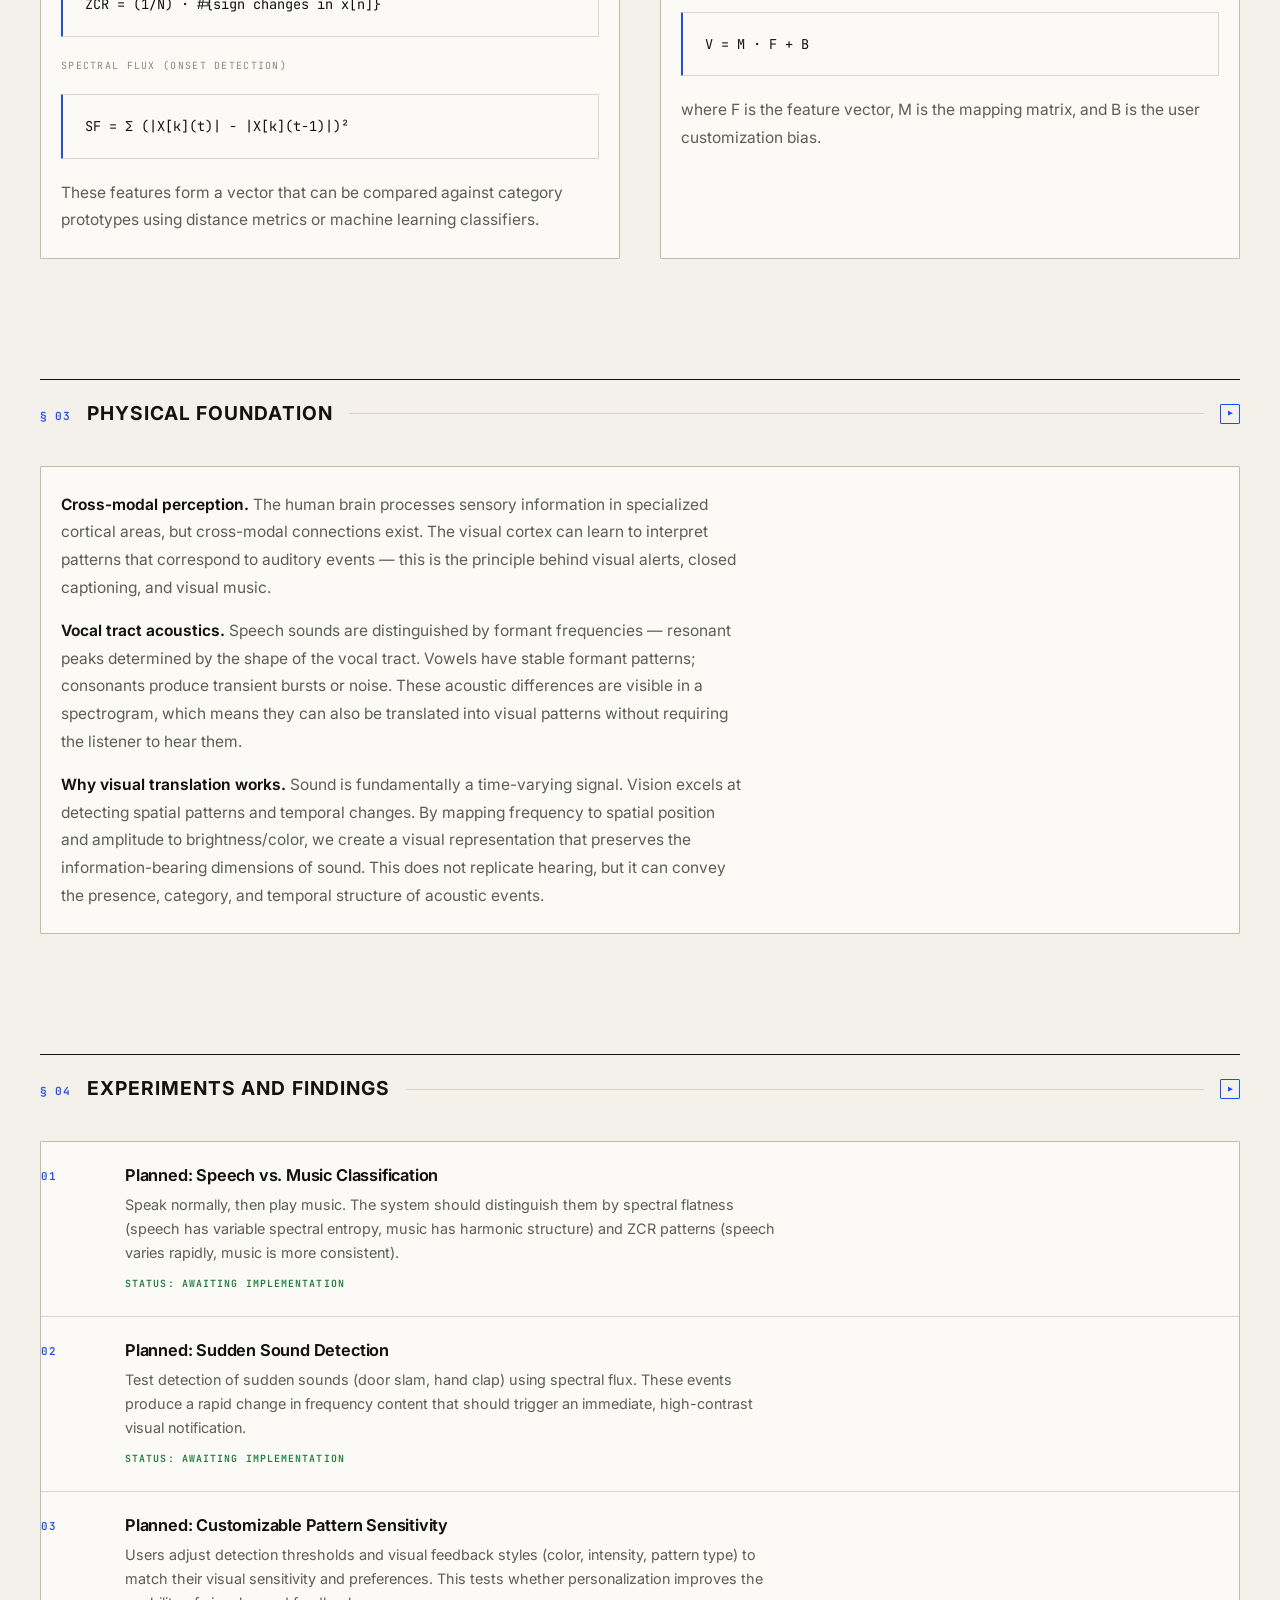
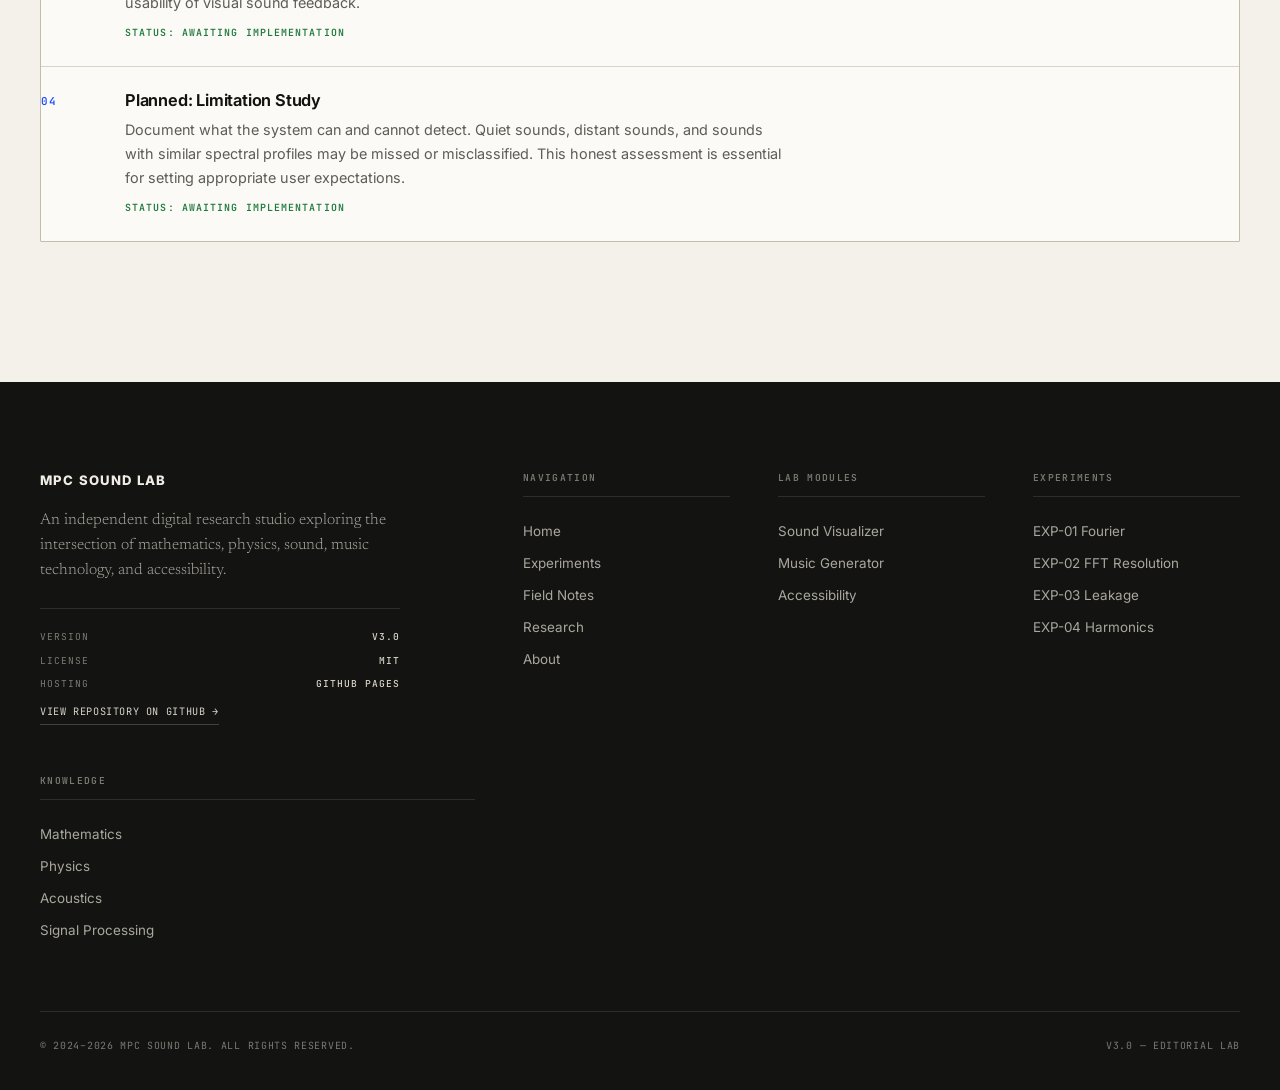
<file: accessibility.html>
<!DOCTYPE html>
<html lang="en">
<head>
  <meta charset="UTF-8" />
  <meta name="viewport" content="width=device-width, initial-scale=1.0" />
  <title>Accessible Sound Experience — MPC Sound Lab</title>
  <link rel="stylesheet" href="src/css/design-system.css?v=3" />
  <link rel="stylesheet" href="src/css/nav.css?v=3" />
  <link rel="stylesheet" href="src/css/accessibility.css?v=2" />
</head>
<body class="page-inner">
  <div class="ambient-grain"></div>
  <div class="ambient-vignette"></div>

  <!-- Navigation -->
  <nav class="site-nav">
    <a href="index.html" class="nav-brand">
      <span class="nav-brand-mark" aria-hidden="true"><span></span><span></span><span></span></span>
      <span class="nav-brand-text">MPC Sound Lab</span>
    </a>
    <div class="nav-links">
      <a href="index.html" class="nav-link" data-i18n="nav.home">Home</a>
      <div class="nav-dropdown">
        <a href="#" class="nav-dropdown-trigger active" data-i18n="nav.lab">Lab</a>
        <div class="nav-dropdown-menu">
          <a href="visualizer.html" class="nav-dropdown-link">
            <span class="nav-dropdown-link-title" data-i18n="nav.visualizer">Sound Visualizer</span>
            <span class="nav-dropdown-link-desc" data-i18n="nav.visualizer.desc">Real-time audio analysis</span>
          </a>
          <a href="generator.html" class="nav-dropdown-link">
            <span class="nav-dropdown-link-title" data-i18n="nav.generator">Music Generator</span>
            <span class="nav-dropdown-link-desc" data-i18n="nav.generator.desc">Mathematical composition</span>
          </a>
          <a href="accessibility.html" class="nav-dropdown-link active">
            <span class="nav-dropdown-link-title" data-i18n="nav.accessibility">Accessibility</span>
            <span class="nav-dropdown-link-desc" data-i18n="nav.accessibility.desc">Sound-to-visual translation</span>
          </a>
        </div>
      </div>
      <a href="experiments.html" class="nav-link" data-i18n="nav.experiments">Experiments</a>
      <a href="field-notes.html" class="nav-link" data-i18n="nav.fieldNotes">Field Notes</a>
      <a href="research.html" class="nav-link" data-i18n="nav.research">Research</a>
      <a href="about.html" class="nav-link" data-i18n="nav.about">About</a>
    </div>
    <div class="nav-right">
      <span class="dot"></span>
      <span class="nav-status" data-i18n="nav.status.idle">Idle</span>
      <button class="lang-btn" data-i18n="nav.lang">中文</button>
    </div>
    <button class="nav-mobile-toggle" aria-label="Menu" aria-expanded="false">
      <span></span><span></span><span></span>
    </button>
  </nav>
  <!-- Mobile menu -->
  <div class="nav-mobile-menu">
    <div class="nav-mobile-section">
      <div class="nav-mobile-section-title">Navigation</div>
      <a href="index.html" class="nav-mobile-link" data-i18n="nav.home">Home</a>
      <a href="experiments.html" class="nav-mobile-link" data-i18n="nav.experiments">Experiments</a>
      <a href="field-notes.html" class="nav-mobile-link" data-i18n="nav.fieldNotes">Field Notes</a>
      <a href="research.html" class="nav-mobile-link" data-i18n="nav.research">Research</a>
      <a href="about.html" class="nav-mobile-link" data-i18n="nav.about">About</a>
    </div>
    <div class="nav-mobile-section">
      <div class="nav-mobile-section-title">Lab Modules</div>
      <a href="visualizer.html" class="nav-mobile-link nav-mobile-sub" data-i18n="nav.visualizer">Sound Visualizer</a>
      <a href="generator.html" class="nav-mobile-link nav-mobile-sub" data-i18n="nav.generator">Music Generator</a>
      <a href="accessibility.html" class="nav-mobile-link nav-mobile-sub active" data-i18n="nav.accessibility">Accessibility</a>
    </div>
  </div>

  <div class="page">
    <!-- Editorial Header -->
    <header class="editorial-header">
      <div class="editorial-eyebrow">Lab / Module 03</div>
      <div style="display: flex; align-items: baseline; gap: 16px; flex-wrap: wrap;">
        <h1 class="editorial-title" data-i18n="acc.title">Accessible Sound Experience</h1>
        <span class="status-badge status-planned">Phase 4</span>
      </div>
      <p class="editorial-subtitle" data-i18n="acc.desc">
        Translating audio information into visual patterns for Deaf and hard-of-hearing users.
        Different sound categories produce distinct, customizable visual feedback.
      </p>
      <div class="metadata-strip">
        <span><span class="ms-label">Status</span><span class="ms-value">Planned</span></span>
        <span><span class="ms-label">Phase</span><span class="ms-value">04</span></span>
        <span><span class="ms-label">Domain</span><span class="ms-value">Accessibility</span></span>
      </div>
    </header>

    <div class="access-disclaimer" data-i18n-html="acc.disclaimer">
      <strong>Important:</strong> This module is an experimental exploration of sound-to-visual translation.
      It is <strong>not</strong> a replacement for hearing, does <strong>not</strong> provide reliable safety-critical alerts,
      and should not be relied upon in situations where missing a sound could cause harm.
      It is an educational and experiential tool, not a certified assistive device.
    </div>

    <!-- ===== Section 1: Interactive Tool ===== -->
    <div class="section">
      <div class="section-header">
        <span class="section-number">§ 01</span>
        <span class="section-title" data-i18n="section.interactive">Interactive Tool</span>
        <span class="section-divider"></span>
      </div>
      <div class="panel panel-fill">
        <div class="panel-body">
          <div class="access-placeholder">
            <div class="access-placeholder-icon">&#9673;</div>
            <div class="access-placeholder-title" data-i18n="acc.placeholder.title">Tool Under Development</div>
            <p class="access-placeholder-desc" data-i18n="acc.placeholder.desc">
              The interactive accessibility tool will be built in Phase 4. It will classify incoming
              audio into categories (speech, music, noise, beat, silence) and render distinct visual
              patterns for each category in real time.
            </p>
            <a href="visualizer.html" class="btn btn-primary" data-i18n="acc.placeholder.cta">Try the Visualizer &rarr;</a>
          </div>
        </div>
      </div>
    </div>

    <!-- ===== Section 2: Mathematical Foundation ===== -->
    <div class="section" data-collapsible>
      <div class="section-header">
        <span class="section-number">§ 02</span>
        <span class="section-title" data-i18n="section.math">Mathematical Foundation</span>
        <span class="section-divider"></span>
      </div>
      <div class="section-content-wrapper">
        <div class="cols-2">
          <div class="panel panel-fill">
            <div class="panel-head"><span class="panel-title" data-i18n="acc.math.classification.title">Sound Classification Features</span></div>
            <div class="panel-body">
              <div class="content-block">
                <p data-i18n="acc.math.classification.p1">Classifying sound into categories requires extracting numerical features from the audio signal:</p>
                <div class="math-label" data-i18n="acc.math.classification.scLabel">Spectral centroid (brightness)</div>
                <div class="math-block">SC = &Sigma; f<sub>k</sub>&middot;|X[k]| / &Sigma;|X[k]|</div>
                <div class="math-label" data-i18n="acc.math.classification.zcrLabel">Zero-crossing rate (noisiness)</div>
                <div class="math-block">ZCR = (1/N) &middot; #{sign changes in x[n]}</div>
                <div class="math-label" data-i18n="acc.math.classification.sfLabel">Spectral flux (onset detection)</div>
                <div class="math-block">SF = &Sigma; (|X[k](t)| - |X[k](t-1)|)&sup2;</div>
                <p data-i18n="acc.math.classification.p2">These features form a vector that can be compared against category prototypes using distance metrics or machine learning classifiers.</p>
              </div>
            </div>
          </div>
          <div class="panel panel-fill">
            <div class="panel-head"><span class="panel-title" data-i18n="acc.math.mapping.title">Pattern Mapping</span></div>
            <div class="panel-body">
              <div class="content-block">
                <p data-i18n="acc.math.mapping.p1">Each sound category maps to a distinct visual pattern:</p>
                <p><strong>Speech</strong> &rarr; horizontal bands (formant structure)<br/>
                   <strong>Music</strong> &rarr; structured geometric patterns<br/>
                   <strong>Noise</strong> &rarr; scattered particle field<br/>
                   <strong>Beat</strong> &rarr; pulsing concentric rings<br/>
                   <strong>Silence</strong> &rarr; calm minimal state</p>
                <p style="margin-top: 12px;" data-i18n="acc.math.mapping.p2">The mapping function transforms the feature vector into visual parameters:</p>
                <div class="math-block">V = M &middot; F + B</div>
                <p data-i18n="acc.math.mapping.p3">where F is the feature vector, M is the mapping matrix, and B is the user customization bias.</p>
              </div>
            </div>
          </div>
        </div>
      </div>
    </div>

    <!-- ===== Section 3: Physical Foundation ===== -->
    <div class="section" data-collapsible>
      <div class="section-header">
        <span class="section-number">§ 03</span>
        <span class="section-title" data-i18n="section.physics">Physical Foundation</span>
        <span class="section-divider"></span>
      </div>
      <div class="section-content-wrapper">
        <div class="panel panel-fill">
          <div class="panel-body">
            <div class="content-block">
              <p data-i18n-html="acc.physics.cross"><strong>Cross-modal perception.</strong> The human brain processes sensory information in specialized cortical areas, but cross-modal connections exist. The visual cortex can learn to interpret patterns that correspond to auditory events &mdash; this is the principle behind visual alerts, closed captioning, and visual music.</p>
              <p style="margin-top: 12px;" data-i18n-html="acc.physics.vocal"><strong>Vocal tract acoustics.</strong> Speech sounds are distinguished by formant frequencies &mdash; resonant peaks determined by the shape of the vocal tract. Vowels have stable formant patterns; consonants produce transient bursts or noise. These acoustic differences are visible in a spectrogram, which means they can also be translated into visual patterns without requiring the listener to hear them.</p>
              <p style="margin-top: 12px;" data-i18n-html="acc.physics.why"><strong>Why visual translation works.</strong> Sound is fundamentally a time-varying signal. Vision excels at detecting spatial patterns and temporal changes. By mapping frequency to spatial position and amplitude to brightness/color, we create a visual representation that preserves the information-bearing dimensions of sound. This does not replicate hearing, but it can convey the presence, category, and temporal structure of acoustic events.</p>
            </div>
          </div>
        </div>
      </div>
    </div>

    <!-- ===== Section 4: Experiments and Findings ===== -->
    <div class="section" data-collapsible>
      <div class="section-header">
        <span class="section-number">§ 04</span>
        <span class="section-title" data-i18n="section.experiments">Experiments and Findings</span>
        <span class="section-divider"></span>
      </div>
      <div class="section-content-wrapper">
        <div class="panel panel-fill">
          <div class="experiment">
            <div class="exp-num">01</div>
            <div class="exp-body">
              <div class="exp-title" data-i18n="acc.exp1.title">Planned: Speech vs. Music Classification</div>
              <div class="exp-desc" data-i18n="acc.exp1.desc">Speak normally, then play music. The system should distinguish them by spectral flatness (speech has variable spectral entropy, music has harmonic structure) and ZCR patterns (speech varies rapidly, music is more consistent).</div>
              <div class="exp-result" data-i18n="acc.exp1.result">Status: Awaiting implementation</div>
            </div>
          </div>
          <div class="experiment">
            <div class="exp-num">02</div>
            <div class="exp-body">
              <div class="exp-title" data-i18n="acc.exp2.title">Planned: Sudden Sound Detection</div>
              <div class="exp-desc" data-i18n="acc.exp2.desc">Test detection of sudden sounds (door slam, hand clap) using spectral flux. These events produce a rapid change in frequency content that should trigger an immediate, high-contrast visual notification.</div>
              <div class="exp-result" data-i18n="acc.exp2.result">Status: Awaiting implementation</div>
            </div>
          </div>
          <div class="experiment">
            <div class="exp-num">03</div>
            <div class="exp-body">
              <div class="exp-title" data-i18n="acc.exp3.title">Planned: Customizable Pattern Sensitivity</div>
              <div class="exp-desc" data-i18n="acc.exp3.desc">Users adjust detection thresholds and visual feedback styles (color, intensity, pattern type) to match their visual sensitivity and preferences. This tests whether personalization improves the usability of visual sound feedback.</div>
              <div class="exp-result" data-i18n="acc.exp3.result">Status: Awaiting implementation</div>
            </div>
          </div>
          <div class="experiment">
            <div class="exp-num">04</div>
            <div class="exp-body">
              <div class="exp-title" data-i18n="acc.exp4.title">Planned: Limitation Study</div>
              <div class="exp-desc" data-i18n="acc.exp4.desc">Document what the system can and cannot detect. Quiet sounds, distant sounds, and sounds with similar spectral profiles may be missed or misclassified. This honest assessment is essential for setting appropriate user expectations.</div>
              <div class="exp-result" data-i18n="acc.exp4.result">Status: Awaiting implementation</div>
            </div>
          </div>
        </div>
      </div>
    </div>
  </div>

  <!-- Footer -->
  <footer class="site-footer">
    <div class="footer-grid">
      <div class="footer-brand-col">
        <div class="footer-brand" data-i18n="footer.brand">MPC Sound Lab</div>
        <p class="footer-brand-desc" data-i18n="footer.brandDesc">An independent digital research studio exploring the intersection of mathematics, physics, sound, music technology, and accessibility.</p>
        <div class="footer-status">
          <div class="footer-status-row"><span data-i18n="footer.status.version">Version</span> <strong>v3.0</strong></div>
          <div class="footer-status-row"><span data-i18n="footer.status.license">License</span> <strong>MIT</strong></div>
          <div class="footer-status-row"><span data-i18n="footer.status.hosting">Hosting</span> <strong>GitHub Pages</strong></div>
          <a href="https://github.com/jasper-lab09/MPC-Sound-Lab" class="footer-repo" target="_blank" rel="noopener" data-i18n="footer.repo">View repository on GitHub &rarr;</a>
        </div>
      </div>
      <div>
        <div class="footer-col-title" data-i18n="footer.nav">Navigation</div>
        <a href="index.html" class="footer-link" data-i18n="nav.home">Home</a>
        <a href="experiments.html" class="footer-link" data-i18n="nav.experiments">Experiments</a>
        <a href="field-notes.html" class="footer-link" data-i18n="nav.fieldNotes">Field Notes</a>
        <a href="research.html" class="footer-link" data-i18n="nav.research">Research</a>
        <a href="about.html" class="footer-link" data-i18n="nav.about">About</a>
      </div>
      <div>
        <div class="footer-col-title" data-i18n="footer.lab">Lab Modules</div>
        <a href="visualizer.html" class="footer-link" data-i18n="nav.visualizer">Sound Visualizer</a>
        <a href="generator.html" class="footer-link" data-i18n="nav.generator">Music Generator</a>
        <a href="accessibility.html" class="footer-link" data-i18n="nav.accessibility">Accessibility</a>
      </div>
      <div>
        <div class="footer-col-title" data-i18n="footer.experiments">Experiments</div>
        <a href="experiments.html" class="footer-link">EXP-01 Fourier</a>
        <a href="experiments.html" class="footer-link">EXP-02 FFT Resolution</a>
        <a href="experiments.html" class="footer-link">EXP-03 Leakage</a>
        <a href="experiments.html" class="footer-link">EXP-04 Harmonics</a>
      </div>
      <div>
        <div class="footer-col-title" data-i18n="footer.knowledge">Knowledge</div>
        <a href="field-notes.html" class="footer-link">Mathematics</a>
        <a href="field-notes.html" class="footer-link">Physics</a>
        <a href="field-notes.html" class="footer-link">Acoustics</a>
        <a href="field-notes.html" class="footer-link">Signal Processing</a>
      </div>
    </div>
    <div class="footer-bottom">
      <span>&copy; 2024&ndash;2026 MPC Sound Lab. <span data-i18n="footer.rights">All rights reserved.</span></span>
      <span data-i18n="footer.version">v3.0 — Editorial Lab</span>
    </div>
  </footer>

  <script type="module">
    import { App } from './src/js/core/app.js';
    new App().init();
  </script>
</body>
</html>
</file>
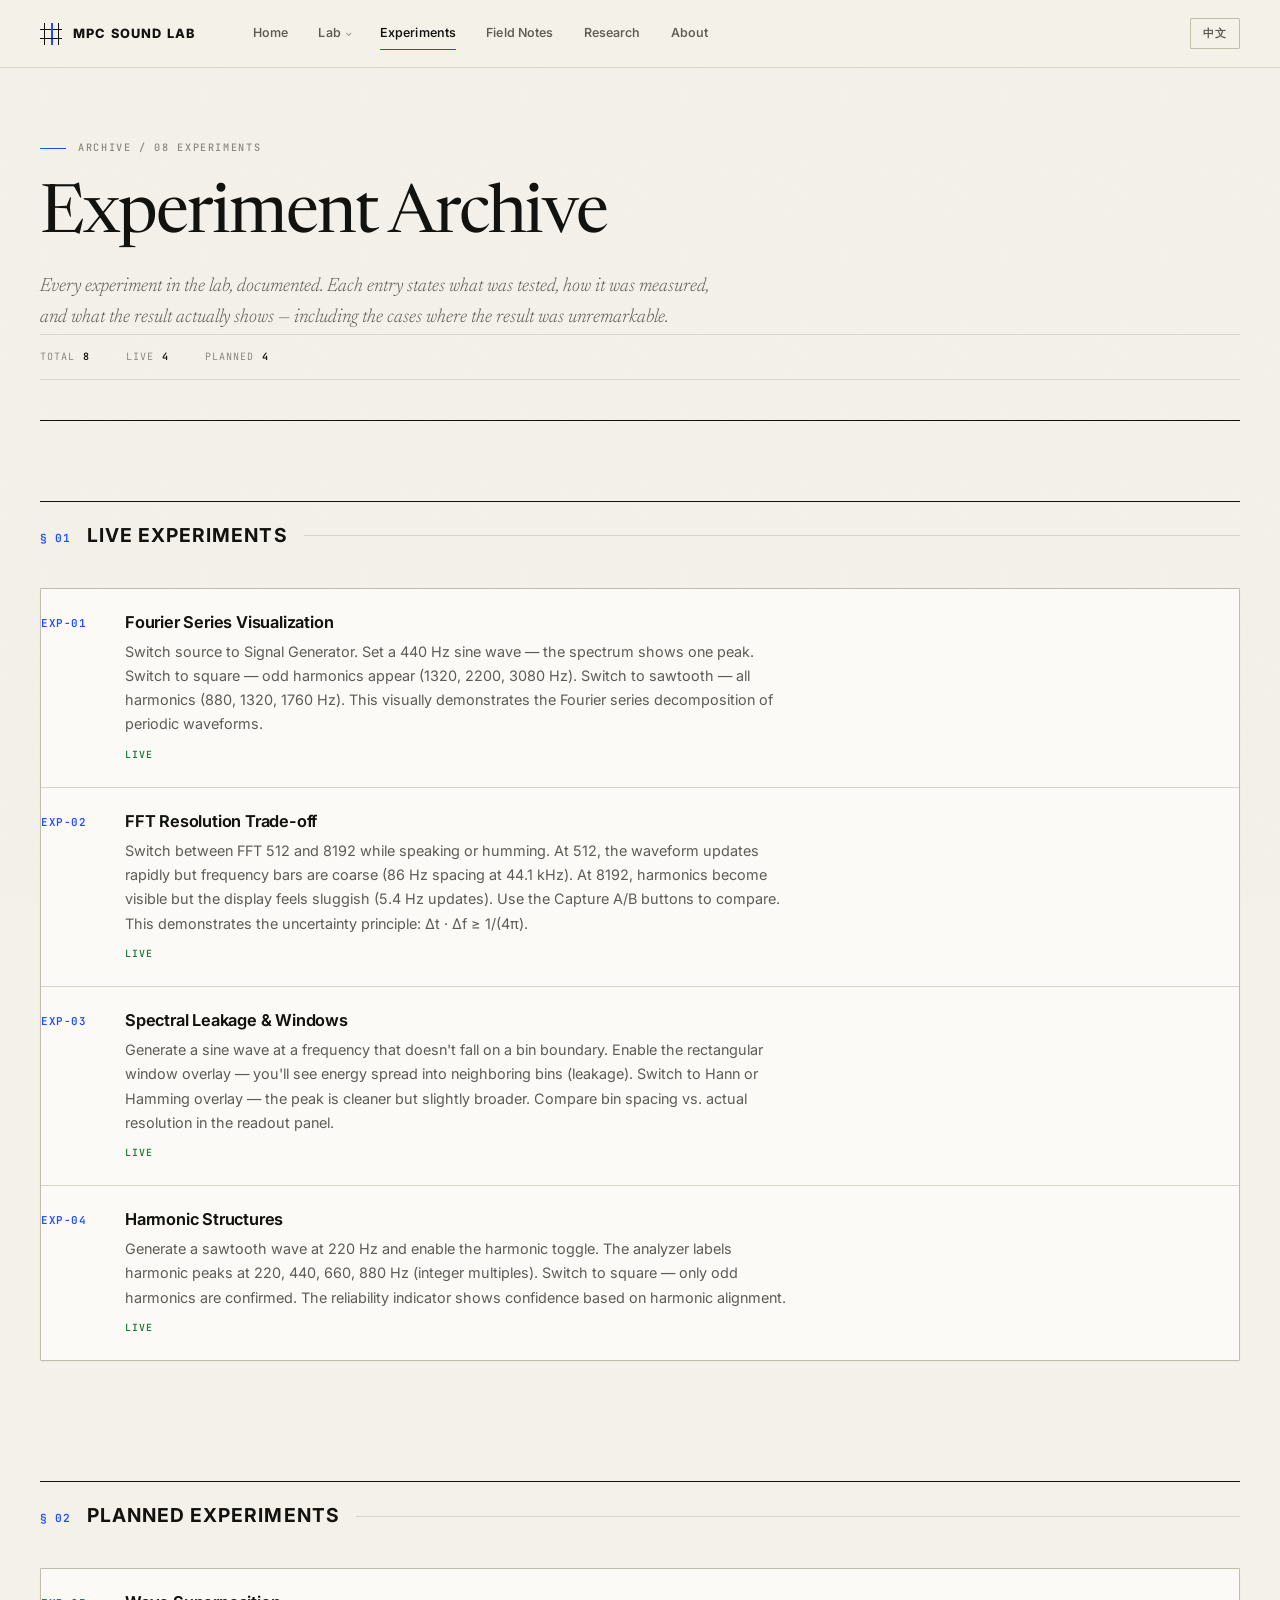
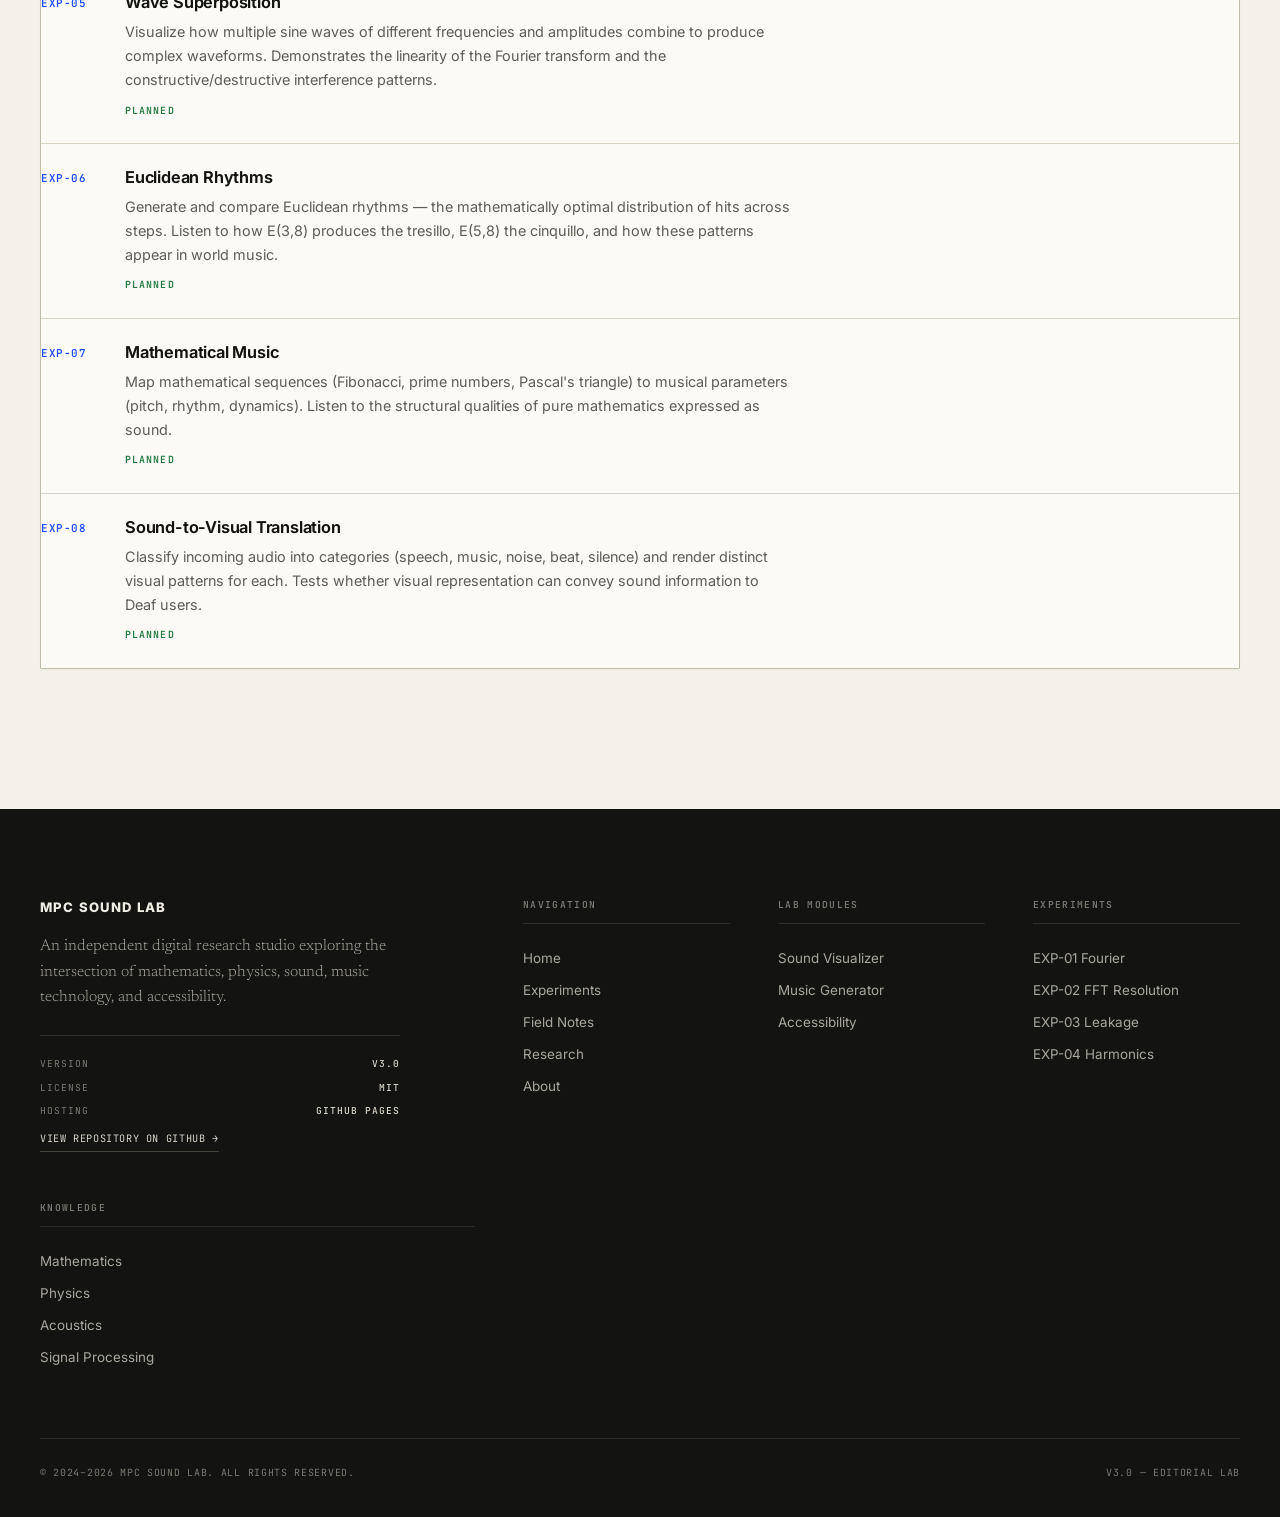
<file: experiments.html>
<!DOCTYPE html>
<html lang="en">
<head>
  <meta charset="UTF-8" />
  <meta name="viewport" content="width=device-width, initial-scale=1.0" />
  <title>Experiments — MPC Sound Lab</title>
  <link rel="stylesheet" href="src/css/design-system.css?v=3" />
  <link rel="stylesheet" href="src/css/nav.css?v=3" />
</head>
<body class="page-inner">
  <div class="ambient-grain"></div>
  <div class="ambient-vignette"></div>

  <!-- Navigation -->
  <nav class="site-nav">
    <a href="index.html" class="nav-brand">
      <span class="nav-brand-mark" aria-hidden="true"><span></span><span></span><span></span></span>
      <span class="nav-brand-text">MPC Sound Lab</span>
    </a>
    <div class="nav-links">
      <a href="index.html" class="nav-link" data-i18n="nav.home">Home</a>
      <div class="nav-dropdown">
        <a href="#" class="nav-dropdown-trigger" data-i18n="nav.lab">Lab</a>
        <div class="nav-dropdown-menu">
          <a href="visualizer.html" class="nav-dropdown-link">
            <span class="nav-dropdown-link-title" data-i18n="nav.visualizer">Sound Visualizer</span>
            <span class="nav-dropdown-link-desc" data-i18n="nav.visualizer.desc">Real-time audio analysis</span>
          </a>
          <a href="generator.html" class="nav-dropdown-link">
            <span class="nav-dropdown-link-title" data-i18n="nav.generator">Music Generator</span>
            <span class="nav-dropdown-link-desc" data-i18n="nav.generator.desc">Mathematical composition</span>
          </a>
          <a href="accessibility.html" class="nav-dropdown-link">
            <span class="nav-dropdown-link-title" data-i18n="nav.accessibility">Accessibility</span>
            <span class="nav-dropdown-link-desc" data-i18n="nav.accessibility.desc">Sound-to-visual translation</span>
          </a>
        </div>
      </div>
      <a href="experiments.html" class="nav-link active" data-i18n="nav.experiments">Experiments</a>
      <a href="field-notes.html" class="nav-link" data-i18n="nav.fieldNotes">Field Notes</a>
      <a href="research.html" class="nav-link" data-i18n="nav.research">Research</a>
      <a href="about.html" class="nav-link" data-i18n="nav.about">About</a>
    </div>
    <div class="nav-right">
      <button class="lang-btn" data-i18n="nav.lang">中文</button>
    </div>
    <button class="nav-mobile-toggle" aria-label="Menu" aria-expanded="false">
      <span></span><span></span><span></span>
    </button>
  </nav>
  <!-- Mobile menu -->
  <div class="nav-mobile-menu">
    <div class="nav-mobile-section">
      <div class="nav-mobile-section-title">Navigation</div>
      <a href="index.html" class="nav-mobile-link" data-i18n="nav.home">Home</a>
      <a href="experiments.html" class="nav-mobile-link active" data-i18n="nav.experiments">Experiments</a>
      <a href="field-notes.html" class="nav-mobile-link" data-i18n="nav.fieldNotes">Field Notes</a>
      <a href="research.html" class="nav-mobile-link" data-i18n="nav.research">Research</a>
      <a href="about.html" class="nav-mobile-link" data-i18n="nav.about">About</a>
    </div>
    <div class="nav-mobile-section">
      <div class="nav-mobile-section-title">Lab Modules</div>
      <a href="visualizer.html" class="nav-mobile-link nav-mobile-sub" data-i18n="nav.visualizer">Sound Visualizer</a>
      <a href="generator.html" class="nav-mobile-link nav-mobile-sub" data-i18n="nav.generator">Music Generator</a>
      <a href="accessibility.html" class="nav-mobile-link nav-mobile-sub" data-i18n="nav.accessibility">Accessibility</a>
    </div>
  </div>

  <div class="page">
    <!-- Editorial Header -->
    <header class="editorial-header">
      <div class="editorial-eyebrow">Archive / 08 Experiments</div>
      <div style="display: flex; align-items: baseline; gap: 16px; flex-wrap: wrap;">
        <h1 class="editorial-title" data-i18n="exp.title">Experiment Archive</h1>
      </div>
      <p class="editorial-subtitle" data-i18n="exp.desc">
        A structured catalog of experiments exploring sound, mathematics, and signal processing.
        Each experiment is runnable in the browser using the Sound Visualizer's interactive tools.
      </p>
      <div class="metadata-strip">
        <span><span class="ms-label">Total</span><span class="ms-value">8</span></span>
        <span><span class="ms-label">Live</span><span class="ms-value">4</span></span>
        <span><span class="ms-label">Planned</span><span class="ms-value">4</span></span>
      </div>
    </header>

    <!-- Experiment entries -->
    <div class="section">
      <div class="section-header">
        <span class="section-number">§ 01</span>
        <span class="section-title" data-i18n="exp.live">Live Experiments</span>
        <span class="section-divider"></span>
      </div>
      <div class="panel panel-fill">
        <a href="visualizer.html" class="experiment" style="text-decoration: none; color: inherit;">
          <div class="exp-num">EXP-01</div>
          <div class="exp-body">
            <div class="exp-title" data-i18n="home.exp1">Fourier Series Visualization</div>
            <div class="exp-desc" data-i18n="viz.exp2.desc">Switch source to Signal Generator. Set a 440 Hz sine wave — the spectrum shows one peak. Switch to square — odd harmonics appear. Switch to sawtooth — all harmonics. This visually demonstrates the Fourier series decomposition of periodic waveforms.</div>
            <div class="exp-result" data-i18n="home.status.live">Live</div>
          </div>
        </a>
        <a href="visualizer.html" class="experiment" style="text-decoration: none; color: inherit;">
          <div class="exp-num">EXP-02</div>
          <div class="exp-body">
            <div class="exp-title" data-i18n="home.exp2">FFT Resolution Trade-off</div>
            <div class="exp-desc" data-i18n="viz.exp1.desc">Switch between FFT 512 and 8192 while speaking or humming. At 512, the waveform updates rapidly but frequency bars are coarse. At 8192, harmonics become visible but the display feels sluggish. This demonstrates the uncertainty principle.</div>
            <div class="exp-result" data-i18n="home.status.live">Live</div>
          </div>
        </a>
        <a href="visualizer.html" class="experiment" style="text-decoration: none; color: inherit;">
          <div class="exp-num">EXP-03</div>
          <div class="exp-body">
            <div class="exp-title" data-i18n="home.exp3">Spectral Leakage &amp; Windows</div>
            <div class="exp-desc" data-i18n="viz.exp3.desc">Generate a sine wave at a frequency that doesn't fall on a bin boundary. Enable the rectangular window overlay — you'll see energy spread into neighboring bins. Switch to Hann or Hamming — the peak is cleaner but slightly broader.</div>
            <div class="exp-result" data-i18n="home.status.live">Live</div>
          </div>
        </a>
        <a href="visualizer.html" class="experiment" style="text-decoration: none; color: inherit;">
          <div class="exp-num">EXP-04</div>
          <div class="exp-body">
            <div class="exp-title" data-i18n="home.exp4">Harmonic Structures</div>
            <div class="exp-desc" data-i18n="viz.exp4.desc">Generate a sawtooth wave at 220 Hz and enable the harmonic toggle. The analyzer labels harmonic peaks at 220, 440, 660, 880 Hz. Switch to square — only odd harmonics are confirmed.</div>
            <div class="exp-result" data-i18n="home.status.live">Live</div>
          </div>
        </a>
      </div>
    </div>

    <!-- Planned experiments -->
    <div class="section">
      <div class="section-header">
        <span class="section-number">§ 02</span>
        <span class="section-title" data-i18n="exp.planned">Planned Experiments</span>
        <span class="section-divider"></span>
      </div>
      <div class="panel panel-fill">
        <div class="experiment">
          <div class="exp-num">EXP-05</div>
          <div class="exp-body">
            <div class="exp-title" data-i18n="home.exp5">Wave Superposition</div>
            <div class="exp-desc" data-i18n="exp5.desc">Visualize how multiple sine waves of different frequencies and amplitudes combine to produce complex waveforms. Demonstrates the linearity of the Fourier transform and the constructive/destructive interference patterns.</div>
            <div class="exp-result" data-i18n="home.status.planned">Planned</div>
          </div>
        </div>
        <div class="experiment">
          <div class="exp-num">EXP-06</div>
          <div class="exp-body">
            <div class="exp-title" data-i18n="home.exp6">Euclidean Rhythms</div>
            <div class="exp-desc" data-i18n="exp6.desc">Generate and compare Euclidean rhythms — the mathematically optimal distribution of hits across steps. Listen to how E(3,8) produces the tresillo, E(5,8) the cinquillo, and how these patterns appear in world music.</div>
            <div class="exp-result" data-i18n="home.status.planned">Planned</div>
          </div>
        </div>
        <div class="experiment">
          <div class="exp-num">EXP-07</div>
          <div class="exp-body">
            <div class="exp-title" data-i18n="home.exp7">Mathematical Music</div>
            <div class="exp-desc" data-i18n="exp7.desc">Map mathematical sequences (Fibonacci, prime numbers, Pascal's triangle) to musical parameters (pitch, rhythm, dynamics). Listen to the structural qualities of pure mathematics expressed as sound.</div>
            <div class="exp-result" data-i18n="home.status.planned">Planned</div>
          </div>
        </div>
        <div class="experiment">
          <div class="exp-num">EXP-08</div>
          <div class="exp-body">
            <div class="exp-title" data-i18n="home.exp8">Sound-to-Visual Translation</div>
            <div class="exp-desc" data-i18n="exp8.desc">Classify incoming audio into categories (speech, music, noise, beat, silence) and render distinct visual patterns for each. Tests whether visual representation can convey sound information to Deaf users.</div>
            <div class="exp-result" data-i18n="home.status.planned">Planned</div>
          </div>
        </div>
      </div>
    </div>
  </div>

  <!-- Footer -->
  <footer class="site-footer">
    <div class="footer-grid">
      <div class="footer-brand-col">
        <div class="footer-brand" data-i18n="footer.brand">MPC Sound Lab</div>
        <p class="footer-brand-desc" data-i18n="footer.brandDesc">An independent digital research studio exploring the intersection of mathematics, physics, sound, music technology, and accessibility.</p>
        <div class="footer-status">
          <div class="footer-status-row"><span data-i18n="footer.status.version">Version</span> <strong>v3.0</strong></div>
          <div class="footer-status-row"><span data-i18n="footer.status.license">License</span> <strong>MIT</strong></div>
          <div class="footer-status-row"><span data-i18n="footer.status.hosting">Hosting</span> <strong>GitHub Pages</strong></div>
          <a href="https://github.com/jasper-lab09/MPC-Sound-Lab" class="footer-repo" target="_blank" rel="noopener" data-i18n="footer.repo">View repository on GitHub &rarr;</a>
        </div>
      </div>
      <div>
        <div class="footer-col-title" data-i18n="footer.nav">Navigation</div>
        <a href="index.html" class="footer-link" data-i18n="nav.home">Home</a>
        <a href="experiments.html" class="footer-link" data-i18n="nav.experiments">Experiments</a>
        <a href="field-notes.html" class="footer-link" data-i18n="nav.fieldNotes">Field Notes</a>
        <a href="research.html" class="footer-link" data-i18n="nav.research">Research</a>
        <a href="about.html" class="footer-link" data-i18n="nav.about">About</a>
      </div>
      <div>
        <div class="footer-col-title" data-i18n="footer.lab">Lab Modules</div>
        <a href="visualizer.html" class="footer-link" data-i18n="nav.visualizer">Sound Visualizer</a>
        <a href="generator.html" class="footer-link" data-i18n="nav.generator">Music Generator</a>
        <a href="accessibility.html" class="footer-link" data-i18n="nav.accessibility">Accessibility</a>
      </div>
      <div>
        <div class="footer-col-title" data-i18n="footer.experiments">Experiments</div>
        <a href="experiments.html" class="footer-link">EXP-01 Fourier</a>
        <a href="experiments.html" class="footer-link">EXP-02 FFT Resolution</a>
        <a href="experiments.html" class="footer-link">EXP-03 Leakage</a>
        <a href="experiments.html" class="footer-link">EXP-04 Harmonics</a>
      </div>
      <div>
        <div class="footer-col-title" data-i18n="footer.knowledge">Knowledge</div>
        <a href="field-notes.html" class="footer-link">Mathematics</a>
        <a href="field-notes.html" class="footer-link">Physics</a>
        <a href="field-notes.html" class="footer-link">Acoustics</a>
        <a href="field-notes.html" class="footer-link">Signal Processing</a>
      </div>
    </div>
    <div class="footer-bottom">
      <span>&copy; 2024&ndash;2026 MPC Sound Lab. <span data-i18n="footer.rights">All rights reserved.</span></span>
      <span data-i18n="footer.version">v3.0 — Editorial Lab</span>
    </div>
  </footer>

  <script type="module">
    import { App } from './src/js/core/app.js';
    new App().init();
  </script>
</body>
</html>
</file>
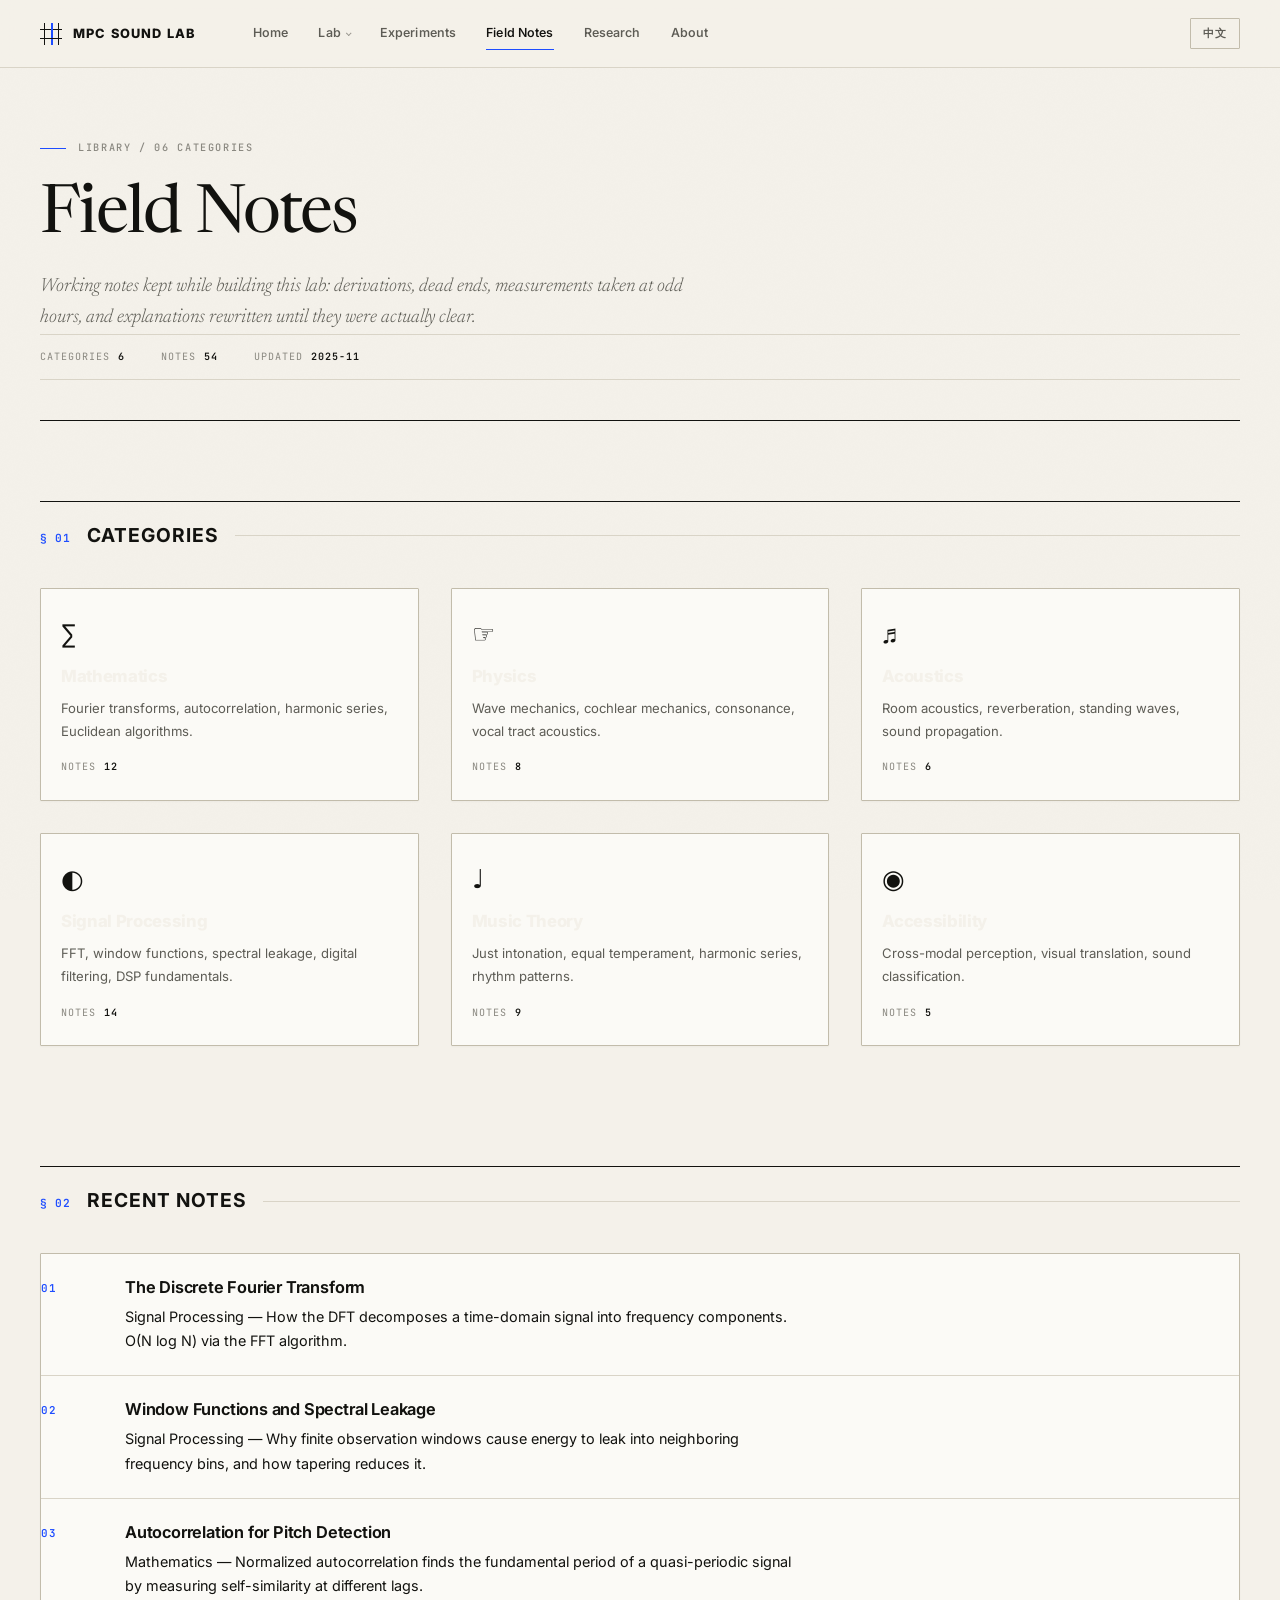
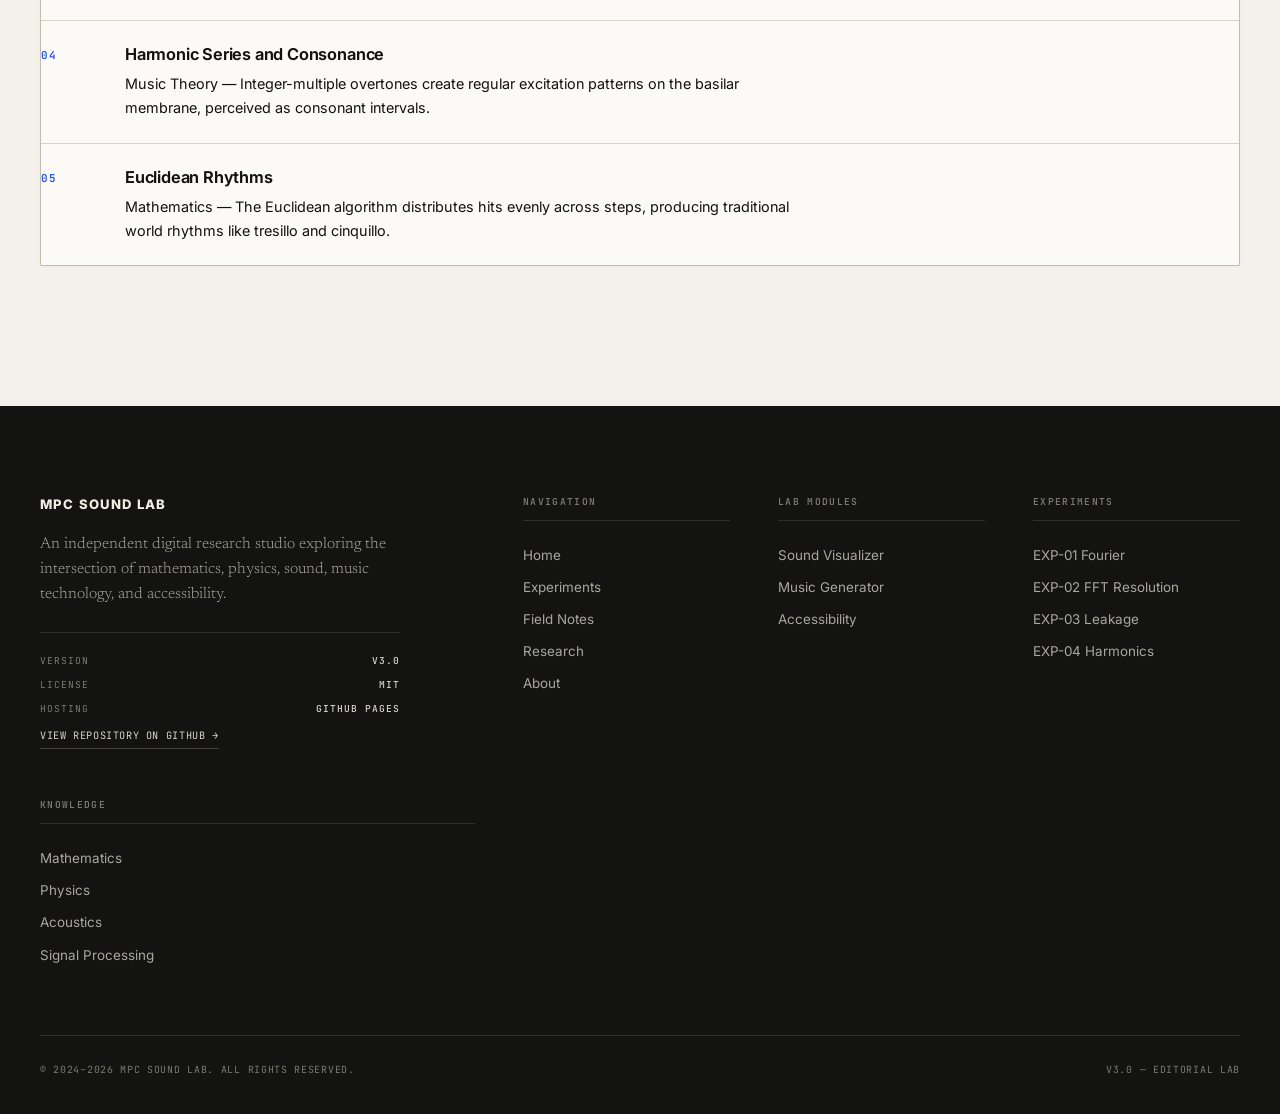
<file: field-notes.html>
<!DOCTYPE html>
<html lang="en">
<head>
  <meta charset="UTF-8" />
  <meta name="viewport" content="width=device-width, initial-scale=1.0" />
  <title>Field Notes — MPC Sound Lab</title>
  <link rel="stylesheet" href="src/css/design-system.css?v=3" />
  <link rel="stylesheet" href="src/css/nav.css?v=3" />
</head>
<body class="page-inner">
  <div class="ambient-grain"></div>
  <div class="ambient-vignette"></div>

  <!-- Navigation -->
  <nav class="site-nav">
    <a href="index.html" class="nav-brand">
      <span class="nav-brand-mark" aria-hidden="true"><span></span><span></span><span></span></span>
      <span class="nav-brand-text">MPC Sound Lab</span>
    </a>
    <div class="nav-links">
      <a href="index.html" class="nav-link" data-i18n="nav.home">Home</a>
      <div class="nav-dropdown">
        <a href="#" class="nav-dropdown-trigger" data-i18n="nav.lab">Lab</a>
        <div class="nav-dropdown-menu">
          <a href="visualizer.html" class="nav-dropdown-link">
            <span class="nav-dropdown-link-title" data-i18n="nav.visualizer">Sound Visualizer</span>
            <span class="nav-dropdown-link-desc" data-i18n="nav.visualizer.desc">Real-time audio analysis</span>
          </a>
          <a href="generator.html" class="nav-dropdown-link">
            <span class="nav-dropdown-link-title" data-i18n="nav.generator">Music Generator</span>
            <span class="nav-dropdown-link-desc" data-i18n="nav.generator.desc">Mathematical composition</span>
          </a>
          <a href="accessibility.html" class="nav-dropdown-link">
            <span class="nav-dropdown-link-title" data-i18n="nav.accessibility">Accessibility</span>
            <span class="nav-dropdown-link-desc" data-i18n="nav.accessibility.desc">Sound-to-visual translation</span>
          </a>
        </div>
      </div>
      <a href="experiments.html" class="nav-link" data-i18n="nav.experiments">Experiments</a>
      <a href="field-notes.html" class="nav-link active" data-i18n="nav.fieldNotes">Field Notes</a>
      <a href="research.html" class="nav-link" data-i18n="nav.research">Research</a>
      <a href="about.html" class="nav-link" data-i18n="nav.about">About</a>
    </div>
    <div class="nav-right">
      <button class="lang-btn" data-i18n="nav.lang">中文</button>
    </div>
    <button class="nav-mobile-toggle" aria-label="Menu" aria-expanded="false">
      <span></span><span></span><span></span>
    </button>
  </nav>
  <!-- Mobile menu -->
  <div class="nav-mobile-menu">
    <div class="nav-mobile-section">
      <div class="nav-mobile-section-title">Navigation</div>
      <a href="index.html" class="nav-mobile-link" data-i18n="nav.home">Home</a>
      <a href="experiments.html" class="nav-mobile-link" data-i18n="nav.experiments">Experiments</a>
      <a href="field-notes.html" class="nav-mobile-link active" data-i18n="nav.fieldNotes">Field Notes</a>
      <a href="research.html" class="nav-mobile-link" data-i18n="nav.research">Research</a>
      <a href="about.html" class="nav-mobile-link" data-i18n="nav.about">About</a>
    </div>
    <div class="nav-mobile-section">
      <div class="nav-mobile-section-title">Lab Modules</div>
      <a href="visualizer.html" class="nav-mobile-link nav-mobile-sub" data-i18n="nav.visualizer">Sound Visualizer</a>
      <a href="generator.html" class="nav-mobile-link nav-mobile-sub" data-i18n="nav.generator">Music Generator</a>
      <a href="accessibility.html" class="nav-mobile-link nav-mobile-sub" data-i18n="nav.accessibility">Accessibility</a>
    </div>
  </div>

  <div class="page">
    <!-- Editorial Header -->
    <header class="editorial-header">
      <div class="editorial-eyebrow">Library / 06 Categories</div>
      <h1 class="editorial-title" data-i18n="fn.title">Field Notes</h1>
      <p class="editorial-subtitle" data-i18n="fn.desc">
        A knowledge library documenting the mathematics, physics, and engineering behind each experiment.
        Organized by discipline, these notes provide the theoretical foundation for the tools in the Lab.
      </p>
      <div class="metadata-strip">
        <span><span class="ms-label">Categories</span><span class="ms-value">6</span></span>
        <span><span class="ms-label">Notes</span><span class="ms-value">54</span></span>
        <span><span class="ms-label">Updated</span><span class="ms-value">2025-11</span></span>
      </div>
    </header>

    <!-- Categories grid -->
    <div class="section">
      <div class="section-header">
        <span class="section-number">§ 01</span>
        <span class="section-title" data-i18n="fn.categories">Categories</span>
        <span class="section-divider"></span>
      </div>
      <div class="cols-3">
        <div class="panel panel-fill">
          <div class="panel-body">
            <div style="font-size: 1.6rem; color: var(--cyan); margin-bottom: 8px; font-family: var(--font-mono);">&#8721;</div>
            <div style="font-size: 1.05rem; font-weight: 800; color: var(--paper); margin-bottom: 6px; letter-spacing: -0.02em;" data-i18n="home.fn.math">Mathematics</div>
            <div class="content-block" style="font-size: 0.82rem;" data-i18n="home.fn.math.desc">Fourier transforms, autocorrelation, harmonic series, Euclidean algorithms.</div>
            <div class="metadata-strip" style="margin-top: 16px; border: none; padding: 0;">
              <span><span class="ms-label">Notes</span><span class="ms-value">12</span></span>
            </div>
          </div>
        </div>
        <div class="panel panel-fill">
          <div class="panel-body">
            <div style="font-size: 1.6rem; color: var(--violet); margin-bottom: 8px; font-family: var(--font-mono);">&#9758;</div>
            <div style="font-size: 1.05rem; font-weight: 800; color: var(--paper); margin-bottom: 6px; letter-spacing: -0.02em;" data-i18n="home.fn.physics">Physics</div>
            <div class="content-block" style="font-size: 0.82rem;" data-i18n="home.fn.physics.desc">Wave mechanics, cochlear mechanics, consonance, vocal tract acoustics.</div>
            <div class="metadata-strip" style="margin-top: 16px; border: none; padding: 0;">
              <span><span class="ms-label">Notes</span><span class="ms-value">8</span></span>
            </div>
          </div>
        </div>
        <div class="panel panel-fill">
          <div class="panel-body">
            <div style="font-size: 1.6rem; color: var(--cyan); margin-bottom: 8px; font-family: var(--font-mono);">&#9836;</div>
            <div style="font-size: 1.05rem; font-weight: 800; color: var(--paper); margin-bottom: 6px; letter-spacing: -0.02em;" data-i18n="home.fn.acoustics">Acoustics</div>
            <div class="content-block" style="font-size: 0.82rem;" data-i18n="home.fn.acoustics.desc">Room acoustics, reverberation, standing waves, sound propagation.</div>
            <div class="metadata-strip" style="margin-top: 16px; border: none; padding: 0;">
              <span><span class="ms-label">Notes</span><span class="ms-value">6</span></span>
            </div>
          </div>
        </div>
        <div class="panel panel-fill">
          <div class="panel-body">
            <div style="font-size: 1.6rem; color: var(--violet); margin-bottom: 8px; font-family: var(--font-mono);">&#9680;</div>
            <div style="font-size: 1.05rem; font-weight: 800; color: var(--paper); margin-bottom: 6px; letter-spacing: -0.02em;" data-i18n="home.fn.signal">Signal Processing</div>
            <div class="content-block" style="font-size: 0.82rem;" data-i18n="home.fn.signal.desc">FFT, window functions, spectral leakage, digital filtering, DSP fundamentals.</div>
            <div class="metadata-strip" style="margin-top: 16px; border: none; padding: 0;">
              <span><span class="ms-label">Notes</span><span class="ms-value">14</span></span>
            </div>
          </div>
        </div>
        <div class="panel panel-fill">
          <div class="panel-body">
            <div style="font-size: 1.6rem; color: var(--cyan); margin-bottom: 8px; font-family: var(--font-mono);">&#9833;</div>
            <div style="font-size: 1.05rem; font-weight: 800; color: var(--paper); margin-bottom: 6px; letter-spacing: -0.02em;" data-i18n="home.fn.music">Music Theory</div>
            <div class="content-block" style="font-size: 0.82rem;" data-i18n="home.fn.music.desc">Just intonation, equal temperament, harmonic series, rhythm patterns.</div>
            <div class="metadata-strip" style="margin-top: 16px; border: none; padding: 0;">
              <span><span class="ms-label">Notes</span><span class="ms-value">9</span></span>
            </div>
          </div>
        </div>
        <div class="panel panel-fill">
          <div class="panel-body">
            <div style="font-size: 1.6rem; color: var(--violet); margin-bottom: 8px; font-family: var(--font-mono);">&#9673;</div>
            <div style="font-size: 1.05rem; font-weight: 800; color: var(--paper); margin-bottom: 6px; letter-spacing: -0.02em;" data-i18n="home.fn.access">Accessibility</div>
            <div class="content-block" style="font-size: 0.82rem;" data-i18n="home.fn.access.desc">Cross-modal perception, visual translation, sound classification.</div>
            <div class="metadata-strip" style="margin-top: 16px; border: none; padding: 0;">
              <span><span class="ms-label">Notes</span><span class="ms-value">5</span></span>
            </div>
          </div>
        </div>
      </div>
    </div>

    <!-- Recent notes -->
    <div class="section">
      <div class="section-header">
        <span class="section-number">§ 02</span>
        <span class="section-title" data-i18n="fn.recent">Recent Notes</span>
        <span class="section-divider"></span>
      </div>
      <div class="panel panel-fill">
        <div class="experiment">
          <div class="exp-num">01</div>
          <div class="exp-body">
            <div class="exp-title">The Discrete Fourier Transform</div>
            <div class="exp-desc" style="color: var(--paper-faint);">Signal Processing — How the DFT decomposes a time-domain signal into frequency components. O(N log N) via the FFT algorithm.</div>
          </div>
        </div>
        <div class="experiment">
          <div class="exp-num">02</div>
          <div class="exp-body">
            <div class="exp-title">Window Functions and Spectral Leakage</div>
            <div class="exp-desc" style="color: var(--paper-faint);">Signal Processing — Why finite observation windows cause energy to leak into neighboring frequency bins, and how tapering reduces it.</div>
          </div>
        </div>
        <div class="experiment">
          <div class="exp-num">03</div>
          <div class="exp-body">
            <div class="exp-title">Autocorrelation for Pitch Detection</div>
            <div class="exp-desc" style="color: var(--paper-faint);">Mathematics — Normalized autocorrelation finds the fundamental period of a quasi-periodic signal by measuring self-similarity at different lags.</div>
          </div>
        </div>
        <div class="experiment">
          <div class="exp-num">04</div>
          <div class="exp-body">
            <div class="exp-title">Harmonic Series and Consonance</div>
            <div class="exp-desc" style="color: var(--paper-faint);">Music Theory — Integer-multiple overtones create regular excitation patterns on the basilar membrane, perceived as consonant intervals.</div>
          </div>
        </div>
        <div class="experiment">
          <div class="exp-num">05</div>
          <div class="exp-body">
            <div class="exp-title">Euclidean Rhythms</div>
            <div class="exp-desc" style="color: var(--paper-faint);">Mathematics — The Euclidean algorithm distributes hits evenly across steps, producing traditional world rhythms like tresillo and cinquillo.</div>
          </div>
        </div>
      </div>
    </div>
  </div>

  <!-- Footer -->
  <footer class="site-footer">
    <div class="footer-grid">
      <div class="footer-brand-col">
        <div class="footer-brand" data-i18n="footer.brand">MPC Sound Lab</div>
        <p class="footer-brand-desc" data-i18n="footer.brandDesc">An independent digital research studio exploring the intersection of mathematics, physics, sound, music technology, and accessibility.</p>
        <div class="footer-status">
          <div class="footer-status-row"><span data-i18n="footer.status.version">Version</span> <strong>v3.0</strong></div>
          <div class="footer-status-row"><span data-i18n="footer.status.license">License</span> <strong>MIT</strong></div>
          <div class="footer-status-row"><span data-i18n="footer.status.hosting">Hosting</span> <strong>GitHub Pages</strong></div>
          <a href="https://github.com/jasper-lab09/MPC-Sound-Lab" class="footer-repo" target="_blank" rel="noopener" data-i18n="footer.repo">View repository on GitHub &rarr;</a>
        </div>
      </div>
      <div>
        <div class="footer-col-title" data-i18n="footer.nav">Navigation</div>
        <a href="index.html" class="footer-link" data-i18n="nav.home">Home</a>
        <a href="experiments.html" class="footer-link" data-i18n="nav.experiments">Experiments</a>
        <a href="field-notes.html" class="footer-link" data-i18n="nav.fieldNotes">Field Notes</a>
        <a href="research.html" class="footer-link" data-i18n="nav.research">Research</a>
        <a href="about.html" class="footer-link" data-i18n="nav.about">About</a>
      </div>
      <div>
        <div class="footer-col-title" data-i18n="footer.lab">Lab Modules</div>
        <a href="visualizer.html" class="footer-link" data-i18n="nav.visualizer">Sound Visualizer</a>
        <a href="generator.html" class="footer-link" data-i18n="nav.generator">Music Generator</a>
        <a href="accessibility.html" class="footer-link" data-i18n="nav.accessibility">Accessibility</a>
      </div>
      <div>
        <div class="footer-col-title" data-i18n="footer.experiments">Experiments</div>
        <a href="experiments.html" class="footer-link">EXP-01 Fourier</a>
        <a href="experiments.html" class="footer-link">EXP-02 FFT Resolution</a>
        <a href="experiments.html" class="footer-link">EXP-03 Leakage</a>
        <a href="experiments.html" class="footer-link">EXP-04 Harmonics</a>
      </div>
      <div>
        <div class="footer-col-title" data-i18n="footer.knowledge">Knowledge</div>
        <a href="field-notes.html" class="footer-link">Mathematics</a>
        <a href="field-notes.html" class="footer-link">Physics</a>
        <a href="field-notes.html" class="footer-link">Acoustics</a>
        <a href="field-notes.html" class="footer-link">Signal Processing</a>
      </div>
    </div>
    <div class="footer-bottom">
      <span>&copy; 2024&ndash;2026 MPC Sound Lab. <span data-i18n="footer.rights">All rights reserved.</span></span>
      <span data-i18n="footer.version">v3.0 — Editorial Lab</span>
    </div>
  </footer>

  <script type="module">
    import { App } from './src/js/core/app.js';
    new App().init();
  </script>
</body>
</html>
</file>
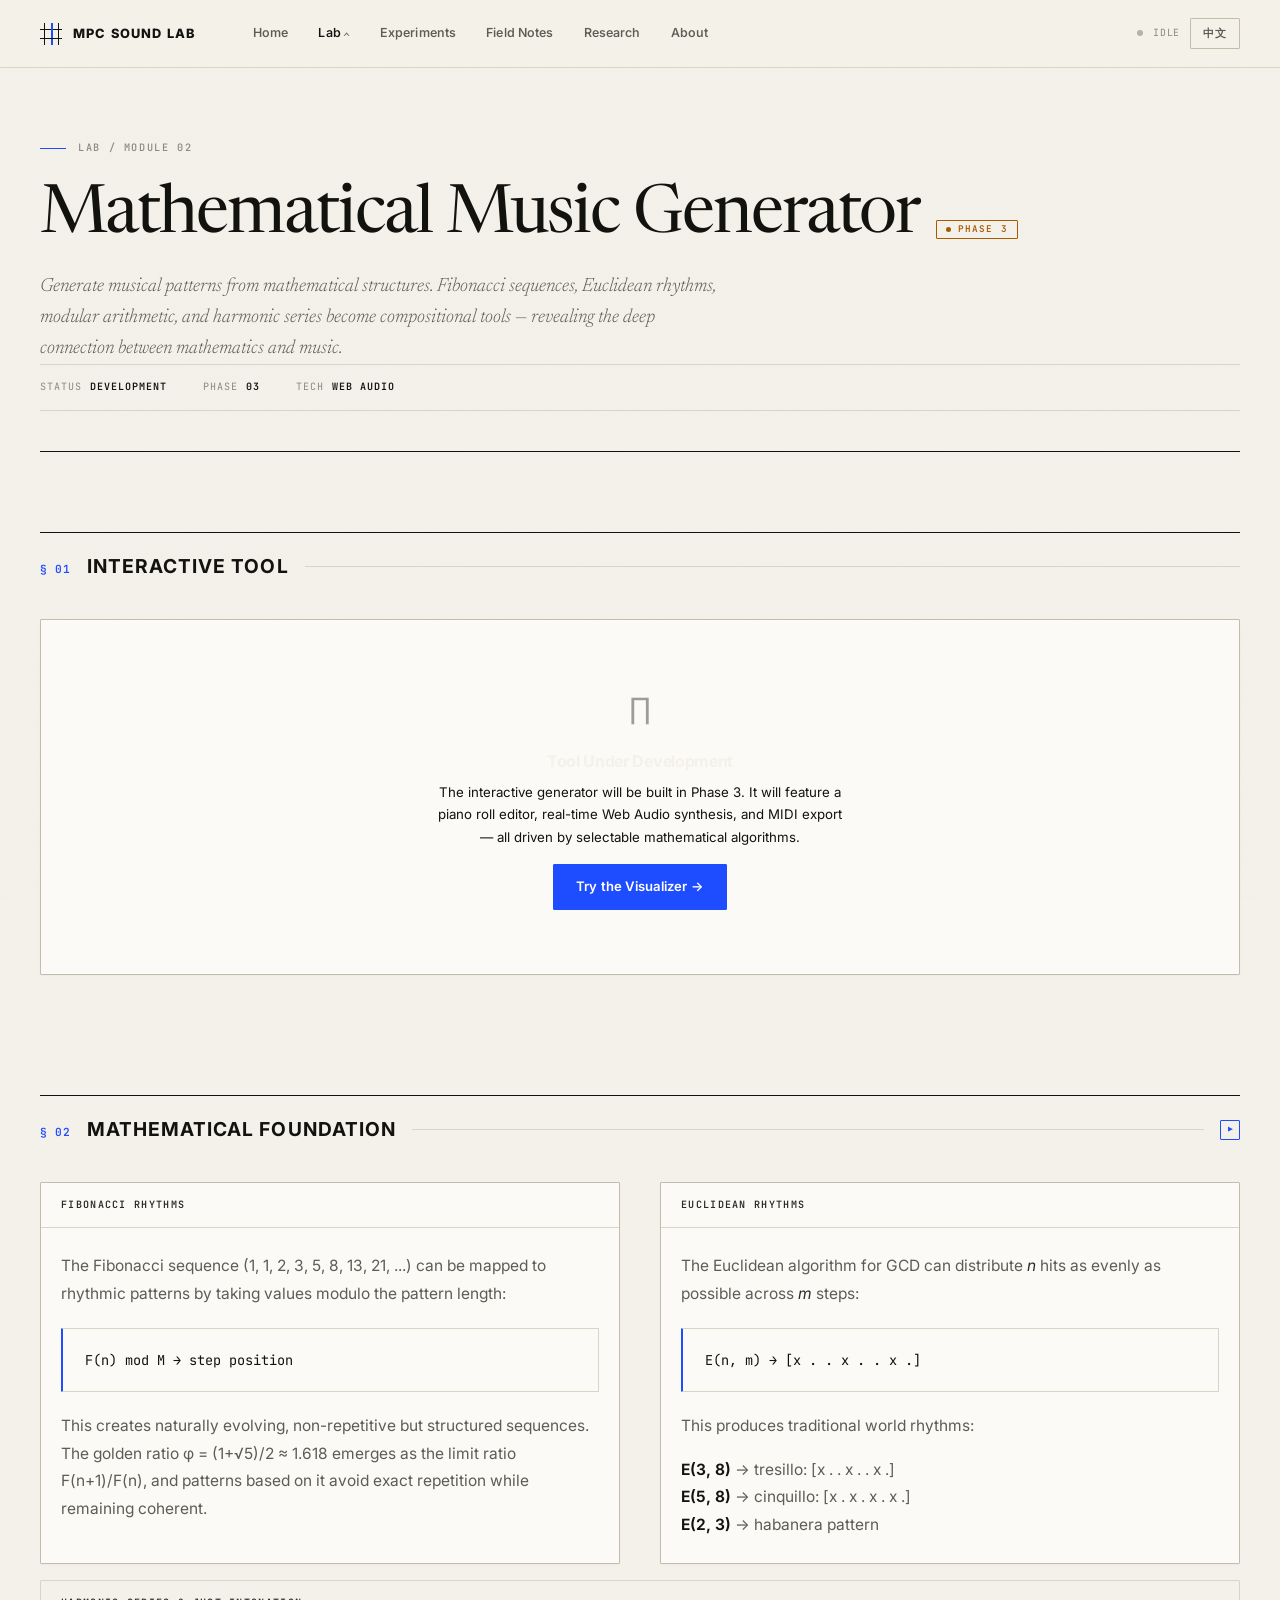
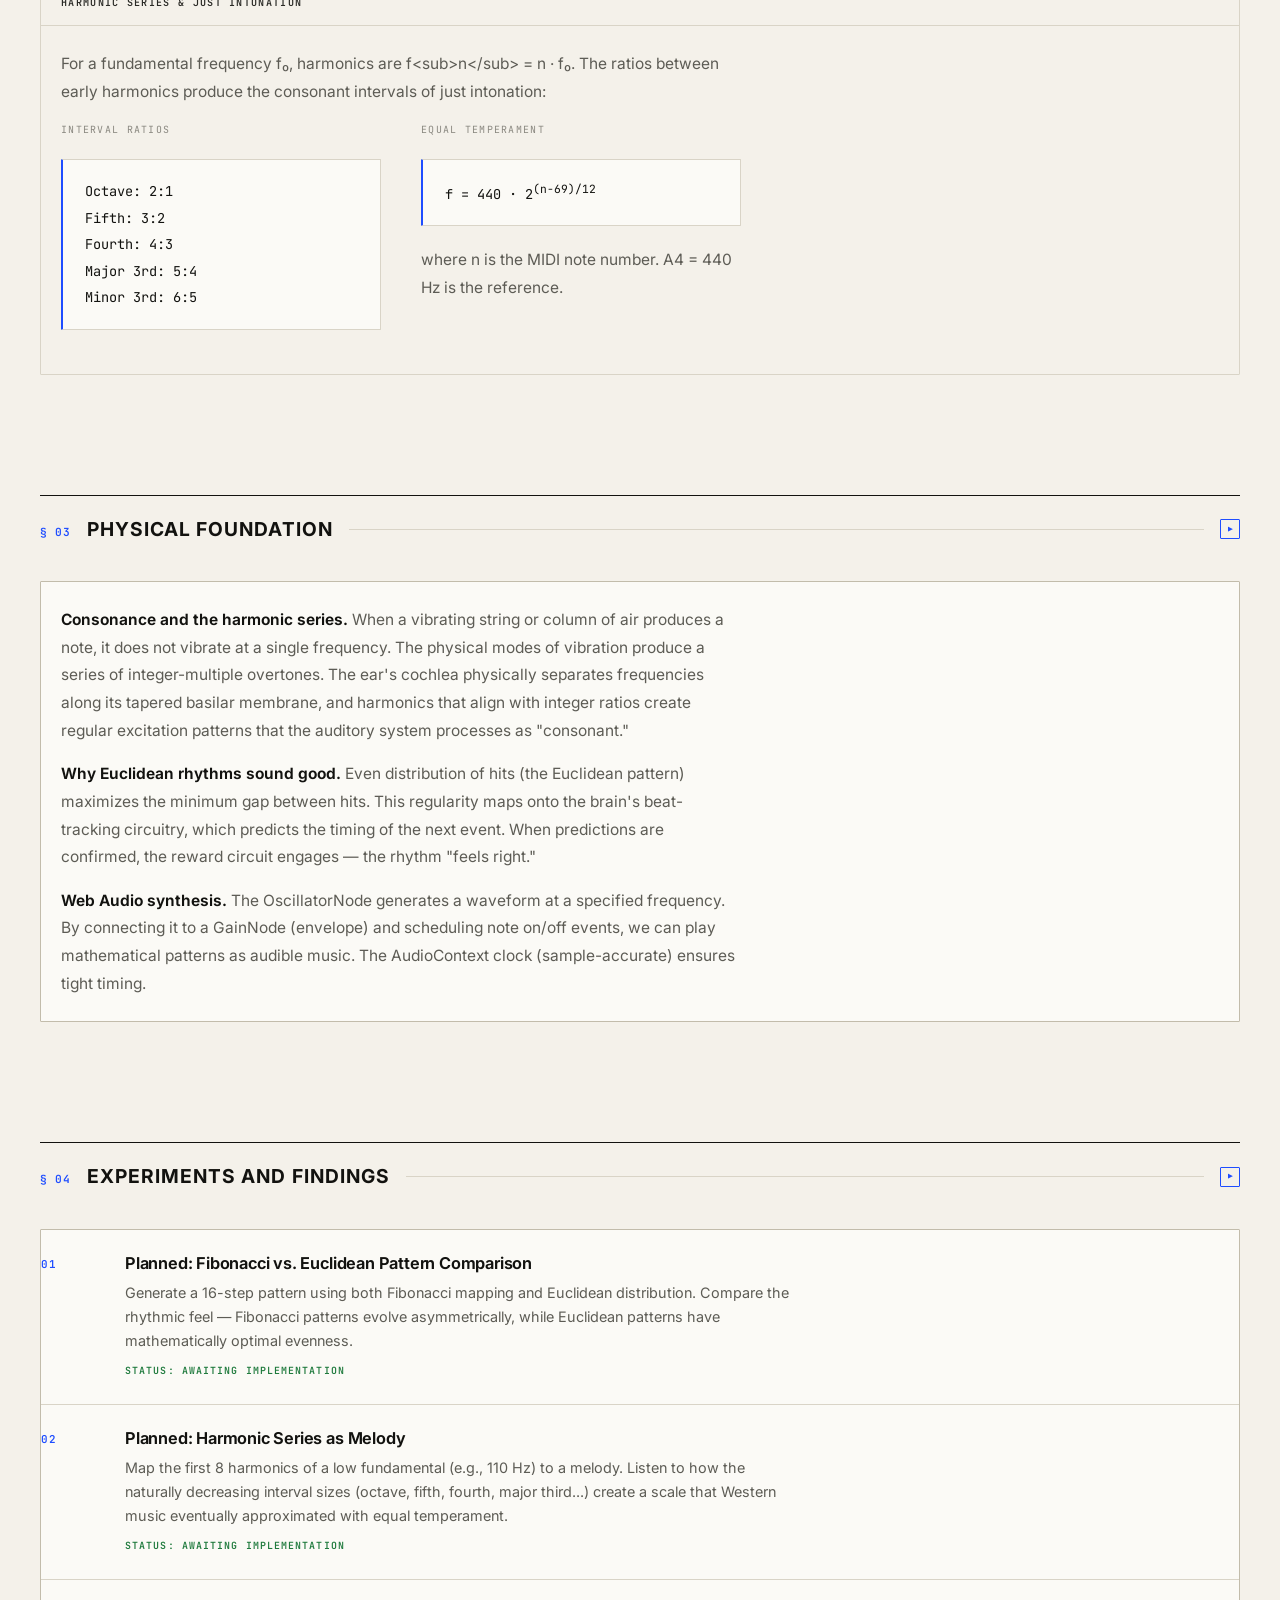
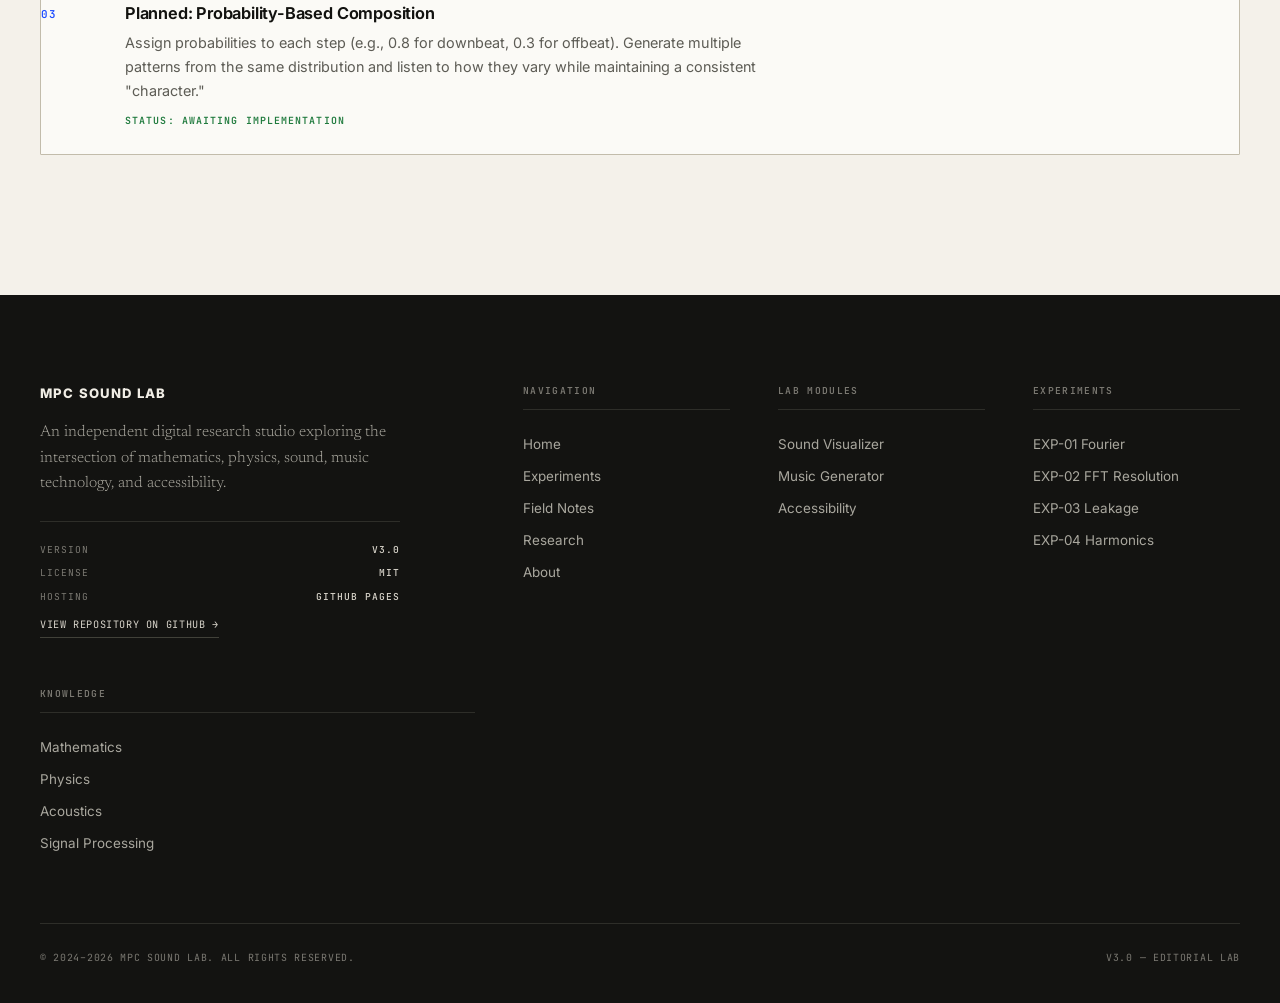
<file: generator.html>
<!DOCTYPE html>
<html lang="en">
<head>
  <meta charset="UTF-8" />
  <meta name="viewport" content="width=device-width, initial-scale=1.0" />
  <title>Mathematical Music Generator — MPC Sound Lab</title>
  <link rel="stylesheet" href="src/css/design-system.css?v=3" />
  <link rel="stylesheet" href="src/css/nav.css?v=3" />
  <link rel="stylesheet" href="src/css/generator.css?v=2" />
</head>
<body class="page-inner">
  <div class="ambient-grain"></div>
  <div class="ambient-vignette"></div>

  <!-- Navigation -->
  <nav class="site-nav">
    <a href="index.html" class="nav-brand">
      <span class="nav-brand-mark" aria-hidden="true"><span></span><span></span><span></span></span>
      <span class="nav-brand-text">MPC Sound Lab</span>
    </a>
    <div class="nav-links">
      <a href="index.html" class="nav-link" data-i18n="nav.home">Home</a>
      <div class="nav-dropdown">
        <a href="#" class="nav-dropdown-trigger active" data-i18n="nav.lab">Lab</a>
        <div class="nav-dropdown-menu">
          <a href="visualizer.html" class="nav-dropdown-link">
            <span class="nav-dropdown-link-title" data-i18n="nav.visualizer">Sound Visualizer</span>
            <span class="nav-dropdown-link-desc" data-i18n="nav.visualizer.desc">Real-time audio analysis</span>
          </a>
          <a href="generator.html" class="nav-dropdown-link active">
            <span class="nav-dropdown-link-title" data-i18n="nav.generator">Music Generator</span>
            <span class="nav-dropdown-link-desc" data-i18n="nav.generator.desc">Mathematical composition</span>
          </a>
          <a href="accessibility.html" class="nav-dropdown-link">
            <span class="nav-dropdown-link-title" data-i18n="nav.accessibility">Accessibility</span>
            <span class="nav-dropdown-link-desc" data-i18n="nav.accessibility.desc">Sound-to-visual translation</span>
          </a>
        </div>
      </div>
      <a href="experiments.html" class="nav-link" data-i18n="nav.experiments">Experiments</a>
      <a href="field-notes.html" class="nav-link" data-i18n="nav.fieldNotes">Field Notes</a>
      <a href="research.html" class="nav-link" data-i18n="nav.research">Research</a>
      <a href="about.html" class="nav-link" data-i18n="nav.about">About</a>
    </div>
    <div class="nav-right">
      <span class="dot"></span>
      <span class="nav-status" data-i18n="nav.status.idle">Idle</span>
      <button class="lang-btn" data-i18n="nav.lang">中文</button>
    </div>
    <button class="nav-mobile-toggle" aria-label="Menu" aria-expanded="false">
      <span></span><span></span><span></span>
    </button>
  </nav>
  <!-- Mobile menu -->
  <div class="nav-mobile-menu">
    <div class="nav-mobile-section">
      <div class="nav-mobile-section-title">Navigation</div>
      <a href="index.html" class="nav-mobile-link" data-i18n="nav.home">Home</a>
      <a href="experiments.html" class="nav-mobile-link" data-i18n="nav.experiments">Experiments</a>
      <a href="field-notes.html" class="nav-mobile-link" data-i18n="nav.fieldNotes">Field Notes</a>
      <a href="research.html" class="nav-mobile-link" data-i18n="nav.research">Research</a>
      <a href="about.html" class="nav-mobile-link" data-i18n="nav.about">About</a>
    </div>
    <div class="nav-mobile-section">
      <div class="nav-mobile-section-title">Lab Modules</div>
      <a href="visualizer.html" class="nav-mobile-link nav-mobile-sub" data-i18n="nav.visualizer">Sound Visualizer</a>
      <a href="generator.html" class="nav-mobile-link nav-mobile-sub active" data-i18n="nav.generator">Music Generator</a>
      <a href="accessibility.html" class="nav-mobile-link nav-mobile-sub" data-i18n="nav.accessibility">Accessibility</a>
    </div>
  </div>

  <div class="page">
    <!-- Editorial Header -->
    <header class="editorial-header">
      <div class="editorial-eyebrow">Lab / Module 02</div>
      <div style="display: flex; align-items: baseline; gap: 16px; flex-wrap: wrap;">
        <h1 class="editorial-title" data-i18n="gen.title">Mathematical Music Generator</h1>
        <span class="status-badge status-dev">Phase 3</span>
      </div>
      <p class="editorial-subtitle" data-i18n="gen.desc">
        Generate musical patterns from mathematical structures. Fibonacci sequences, Euclidean rhythms,
        modular arithmetic, and harmonic series become compositional tools.
      </p>
      <div class="metadata-strip">
        <span><span class="ms-label">Status</span><span class="ms-value">Development</span></span>
        <span><span class="ms-label">Phase</span><span class="ms-value">03</span></span>
        <span><span class="ms-label">Tech</span><span class="ms-value">Web Audio</span></span>
      </div>
    </header>

    <!-- ===== Section 1: Interactive Tool ===== -->
    <div class="section">
      <div class="section-header">
        <span class="section-number">§ 01</span>
        <span class="section-title" data-i18n="section.interactive">Interactive Tool</span>
        <span class="section-divider"></span>
      </div>
      <div class="panel panel-fill">
        <div class="panel-body">
          <div class="gen-placeholder">
            <div class="gen-placeholder-icon">&#8719;</div>
            <div class="gen-placeholder-title" data-i18n="gen.placeholder.title">Tool Under Development</div>
            <p class="gen-placeholder-desc" data-i18n="gen.placeholder.desc">
              The interactive generator will be built in Phase 3. It will feature a piano roll editor,
              real-time Web Audio synthesis, and MIDI export — all driven by selectable mathematical algorithms.
            </p>
            <a href="visualizer.html" class="btn btn-primary" data-i18n="gen.placeholder.cta">Try the Visualizer &rarr;</a>
          </div>
        </div>
      </div>
    </div>

    <!-- ===== Section 2: Mathematical Foundation ===== -->
    <div class="section" data-collapsible>
      <div class="section-header">
        <span class="section-number">§ 02</span>
        <span class="section-title" data-i18n="section.math">Mathematical Foundation</span>
        <span class="section-divider"></span>
      </div>
      <div class="section-content-wrapper">
        <div class="cols-2">
          <div class="panel panel-fill">
            <div class="panel-head"><span class="panel-title" data-i18n="gen.math.fib.title">Fibonacci Rhythms</span></div>
            <div class="panel-body">
              <div class="content-block">
                <p data-i18n="gen.math.fib.p1">The Fibonacci sequence (1, 1, 2, 3, 5, 8, 13, 21, ...) can be mapped to rhythmic patterns by taking values modulo the pattern length:</p>
                <div class="math-block">F(n) mod M &rarr; step position</div>
                <p data-i18n="gen.math.fib.p2">This creates naturally evolving, non-repetitive but structured sequences. The golden ratio &phi; = (1+&radic;5)/2 &asymp; 1.618 emerges as the limit ratio F(n+1)/F(n), and patterns based on it avoid exact repetition while remaining coherent.</p>
              </div>
            </div>
          </div>
          <div class="panel panel-fill">
            <div class="panel-head"><span class="panel-title" data-i18n="gen.math.euclid.title">Euclidean Rhythms</span></div>
            <div class="panel-body">
              <div class="content-block">
                <p data-i18n-html="gen.math.euclid.p1">The Euclidean algorithm for GCD can distribute <em>n</em> hits as evenly as possible across <em>m</em> steps:</p>
                <div class="math-block">E(n, m) &rarr; [x . . x . . x .]</div>
                <p data-i18n="gen.math.euclid.p2">This produces traditional world rhythms:</p>
                <p><strong>E(3, 8)</strong> &rarr; tresillo: [x . . x . . x .]<br/>
                   <strong>E(5, 8)</strong> &rarr; cinquillo: [x . x . x . x .]<br/>
                   <strong>E(2, 3)</strong> &rarr; habanera pattern</p>
              </div>
            </div>
          </div>
        </div>
        <div class="panel mt-16">
          <div class="panel-head"><span class="panel-title" data-i18n="gen.math.harmonic.title">Harmonic Series &amp; Just Intonation</span></div>
          <div class="panel-body">
            <div class="content-block">
              <p data-i18n="gen.math.harmonic.p1">For a fundamental frequency f&#8320;, harmonics are f<sub>n</sub> = n &middot; f&#8320;. The ratios between early harmonics produce the consonant intervals of just intonation:</p>
              <div class="cols-2 mt-16">
                <div>
                  <div class="math-label" data-i18n="gen.math.harmonic.intervalLabel">Interval ratios</div>
                  <div class="math-block">Octave: 2:1<br/>Fifth: 3:2<br/>Fourth: 4:3<br/>Major 3rd: 5:4<br/>Minor 3rd: 6:5</div>
                </div>
                <div>
                  <div class="math-label" data-i18n="gen.math.harmonic.temperamentLabel">Equal temperament</div>
                  <div class="math-block">f = 440 &middot; 2<sup>(n-69)/12</sup></div>
                  <p style="margin-top: 8px;" data-i18n="gen.math.harmonic.temperamentDesc">where n is the MIDI note number. A4 = 440 Hz is the reference.</p>
                </div>
              </div>
            </div>
          </div>
        </div>
      </div>
    </div>

    <!-- ===== Section 3: Physical Foundation ===== -->
    <div class="section" data-collapsible>
      <div class="section-header">
        <span class="section-number">§ 03</span>
        <span class="section-title" data-i18n="section.physics">Physical Foundation</span>
        <span class="section-divider"></span>
      </div>
      <div class="section-content-wrapper">
        <div class="panel panel-fill">
          <div class="panel-body">
            <div class="content-block">
              <p data-i18n-html="gen.physics.consonance"><strong>Consonance and the harmonic series.</strong> When a vibrating string or column of air produces a note, it does not vibrate at a single frequency. The physical modes of vibration produce a series of integer-multiple overtones. The ear's cochlea physically separates frequencies along its tapered basilar membrane, and harmonics that align with integer ratios create regular excitation patterns that the auditory system processes as "consonant."</p>
              <p style="margin-top: 12px;" data-i18n-html="gen.physics.euclid"><strong>Why Euclidean rhythms sound good.</strong> Even distribution of hits (the Euclidean pattern) maximizes the minimum gap between hits. This regularity maps onto the brain's beat-tracking circuitry, which predicts the timing of the next event. When predictions are confirmed, the reward circuit engages &mdash; the rhythm "feels right."</p>
              <p style="margin-top: 12px;" data-i18n-html="gen.physics.webaudio"><strong>Web Audio synthesis.</strong> The OscillatorNode generates a waveform at a specified frequency. By connecting it to a GainNode (envelope) and scheduling note on/off events, we can play mathematical patterns as audible music. The AudioContext clock (sample-accurate) ensures tight timing.</p>
            </div>
          </div>
        </div>
      </div>
    </div>

    <!-- ===== Section 4: Experiments and Findings ===== -->
    <div class="section" data-collapsible>
      <div class="section-header">
        <span class="section-number">§ 04</span>
        <span class="section-title" data-i18n="section.experiments">Experiments and Findings</span>
        <span class="section-divider"></span>
      </div>
      <div class="section-content-wrapper">
        <div class="panel panel-fill">
          <div class="experiment">
            <div class="exp-num">01</div>
            <div class="exp-body">
              <div class="exp-title" data-i18n="gen.exp1.title">Planned: Fibonacci vs. Euclidean Pattern Comparison</div>
              <div class="exp-desc" data-i18n="gen.exp1.desc">Generate a 16-step pattern using both Fibonacci mapping and Euclidean distribution. Compare the rhythmic feel &mdash; Fibonacci patterns evolve asymmetrically, while Euclidean patterns have mathematically optimal evenness.</div>
              <div class="exp-result" data-i18n="gen.exp1.result">Status: Awaiting implementation</div>
            </div>
          </div>
          <div class="experiment">
            <div class="exp-num">02</div>
            <div class="exp-body">
              <div class="exp-title" data-i18n="gen.exp2.title">Planned: Harmonic Series as Melody</div>
              <div class="exp-desc" data-i18n="gen.exp2.desc">Map the first 8 harmonics of a low fundamental (e.g., 110 Hz) to a melody. Listen to how the naturally decreasing interval sizes (octave, fifth, fourth, major third...) create a scale that Western music eventually approximated with equal temperament.</div>
              <div class="exp-result" data-i18n="gen.exp2.result">Status: Awaiting implementation</div>
            </div>
          </div>
          <div class="experiment">
            <div class="exp-num">03</div>
            <div class="exp-body">
              <div class="exp-title" data-i18n="gen.exp3.title">Planned: Probability-Based Composition</div>
              <div class="exp-desc" data-i18n="gen.exp3.desc">Assign probabilities to each step (e.g., 0.8 for downbeat, 0.3 for offbeat). Generate multiple patterns from the same distribution and listen to how they vary while maintaining a consistent "character."</div>
              <div class="exp-result" data-i18n="gen.exp3.result">Status: Awaiting implementation</div>
            </div>
          </div>
        </div>
      </div>
    </div>
  </div>

  <!-- Footer -->
  <footer class="site-footer">
    <div class="footer-grid">
      <div class="footer-brand-col">
        <div class="footer-brand" data-i18n="footer.brand">MPC Sound Lab</div>
        <p class="footer-brand-desc" data-i18n="footer.brandDesc">An independent digital research studio exploring the intersection of mathematics, physics, sound, music technology, and accessibility.</p>
        <div class="footer-status">
          <div class="footer-status-row"><span data-i18n="footer.status.version">Version</span> <strong>v3.0</strong></div>
          <div class="footer-status-row"><span data-i18n="footer.status.license">License</span> <strong>MIT</strong></div>
          <div class="footer-status-row"><span data-i18n="footer.status.hosting">Hosting</span> <strong>GitHub Pages</strong></div>
          <a href="https://github.com/jasper-lab09/MPC-Sound-Lab" class="footer-repo" target="_blank" rel="noopener" data-i18n="footer.repo">View repository on GitHub &rarr;</a>
        </div>
      </div>
      <div>
        <div class="footer-col-title" data-i18n="footer.nav">Navigation</div>
        <a href="index.html" class="footer-link" data-i18n="nav.home">Home</a>
        <a href="experiments.html" class="footer-link" data-i18n="nav.experiments">Experiments</a>
        <a href="field-notes.html" class="footer-link" data-i18n="nav.fieldNotes">Field Notes</a>
        <a href="research.html" class="footer-link" data-i18n="nav.research">Research</a>
        <a href="about.html" class="footer-link" data-i18n="nav.about">About</a>
      </div>
      <div>
        <div class="footer-col-title" data-i18n="footer.lab">Lab Modules</div>
        <a href="visualizer.html" class="footer-link" data-i18n="nav.visualizer">Sound Visualizer</a>
        <a href="generator.html" class="footer-link" data-i18n="nav.generator">Music Generator</a>
        <a href="accessibility.html" class="footer-link" data-i18n="nav.accessibility">Accessibility</a>
      </div>
      <div>
        <div class="footer-col-title" data-i18n="footer.experiments">Experiments</div>
        <a href="experiments.html" class="footer-link">EXP-01 Fourier</a>
        <a href="experiments.html" class="footer-link">EXP-02 FFT Resolution</a>
        <a href="experiments.html" class="footer-link">EXP-03 Leakage</a>
        <a href="experiments.html" class="footer-link">EXP-04 Harmonics</a>
      </div>
      <div>
        <div class="footer-col-title" data-i18n="footer.knowledge">Knowledge</div>
        <a href="field-notes.html" class="footer-link">Mathematics</a>
        <a href="field-notes.html" class="footer-link">Physics</a>
        <a href="field-notes.html" class="footer-link">Acoustics</a>
        <a href="field-notes.html" class="footer-link">Signal Processing</a>
      </div>
    </div>
    <div class="footer-bottom">
      <span>&copy; 2024&ndash;2026 MPC Sound Lab. <span data-i18n="footer.rights">All rights reserved.</span></span>
      <span data-i18n="footer.version">v3.0 — Editorial Lab</span>
    </div>
  </footer>

  <script type="module">
    import { App } from './src/js/core/app.js';
    new App().init();
  </script>
</body>
</html>
</file>
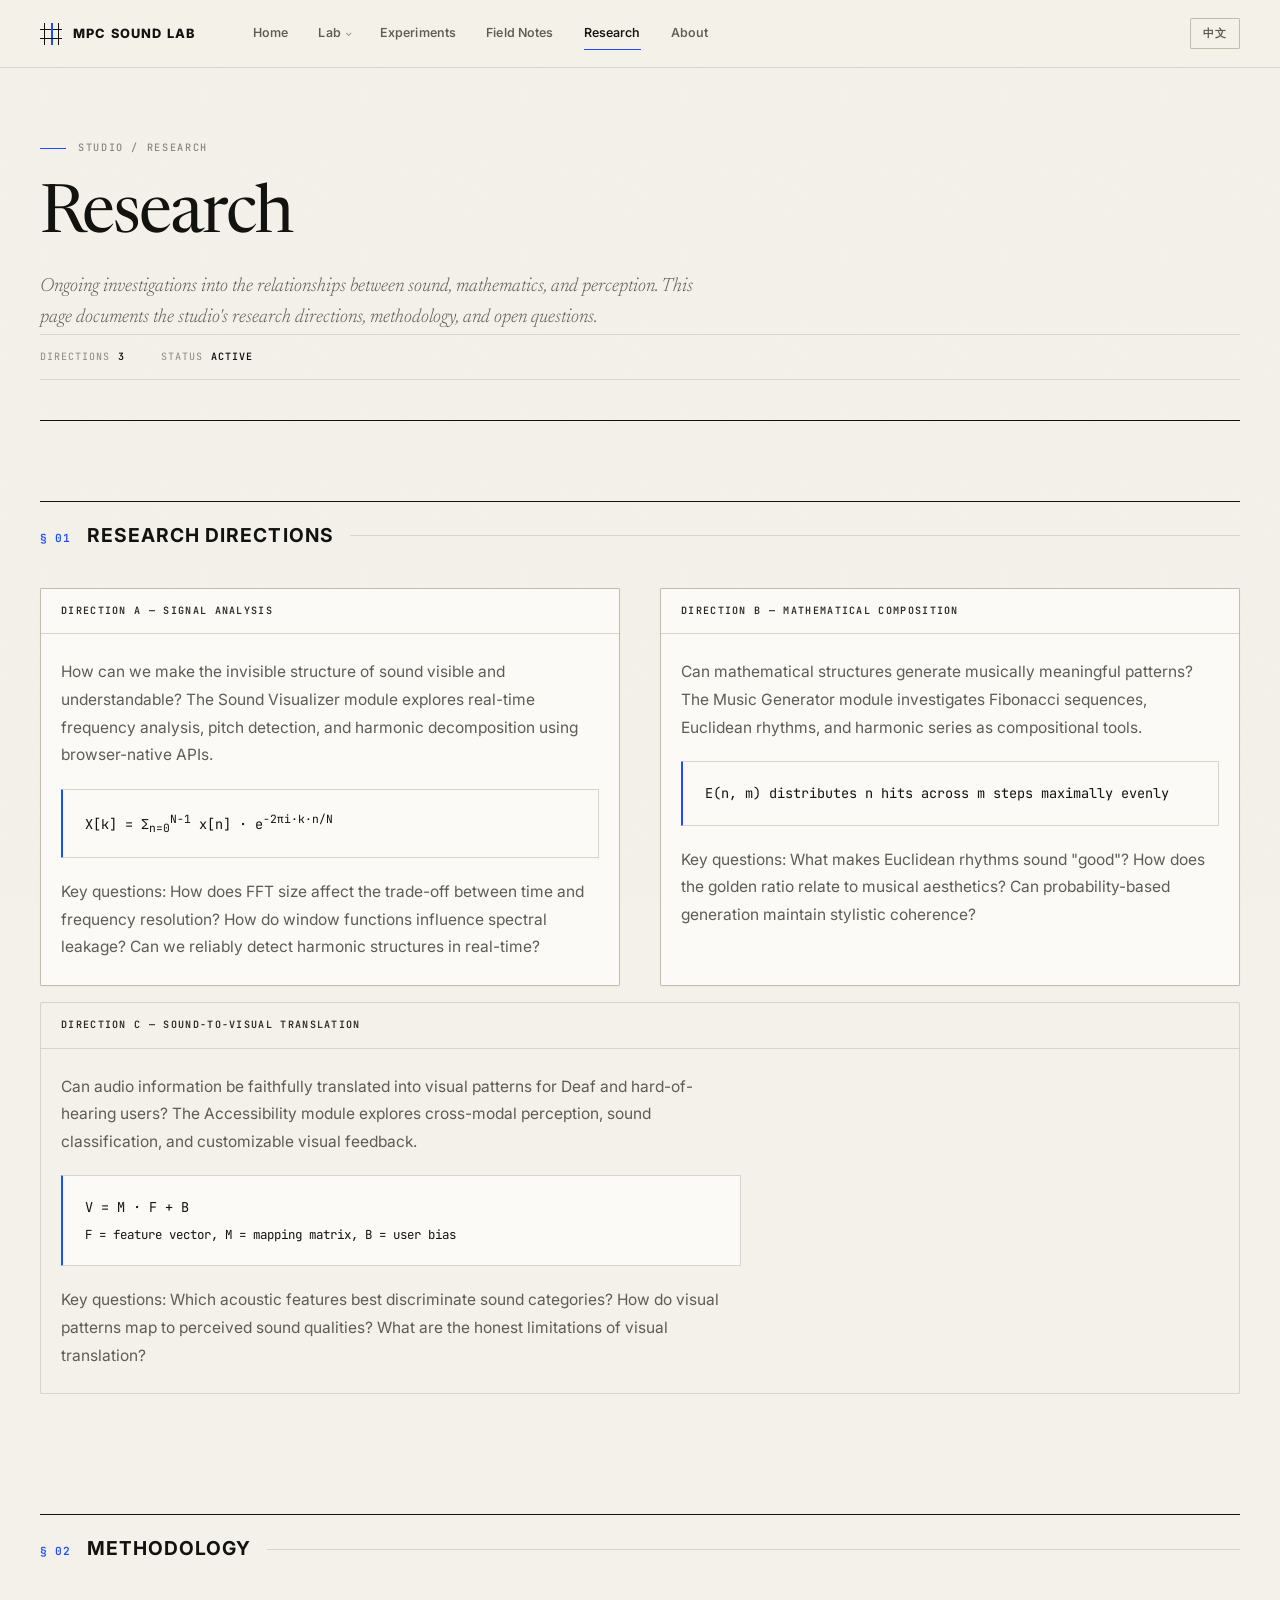
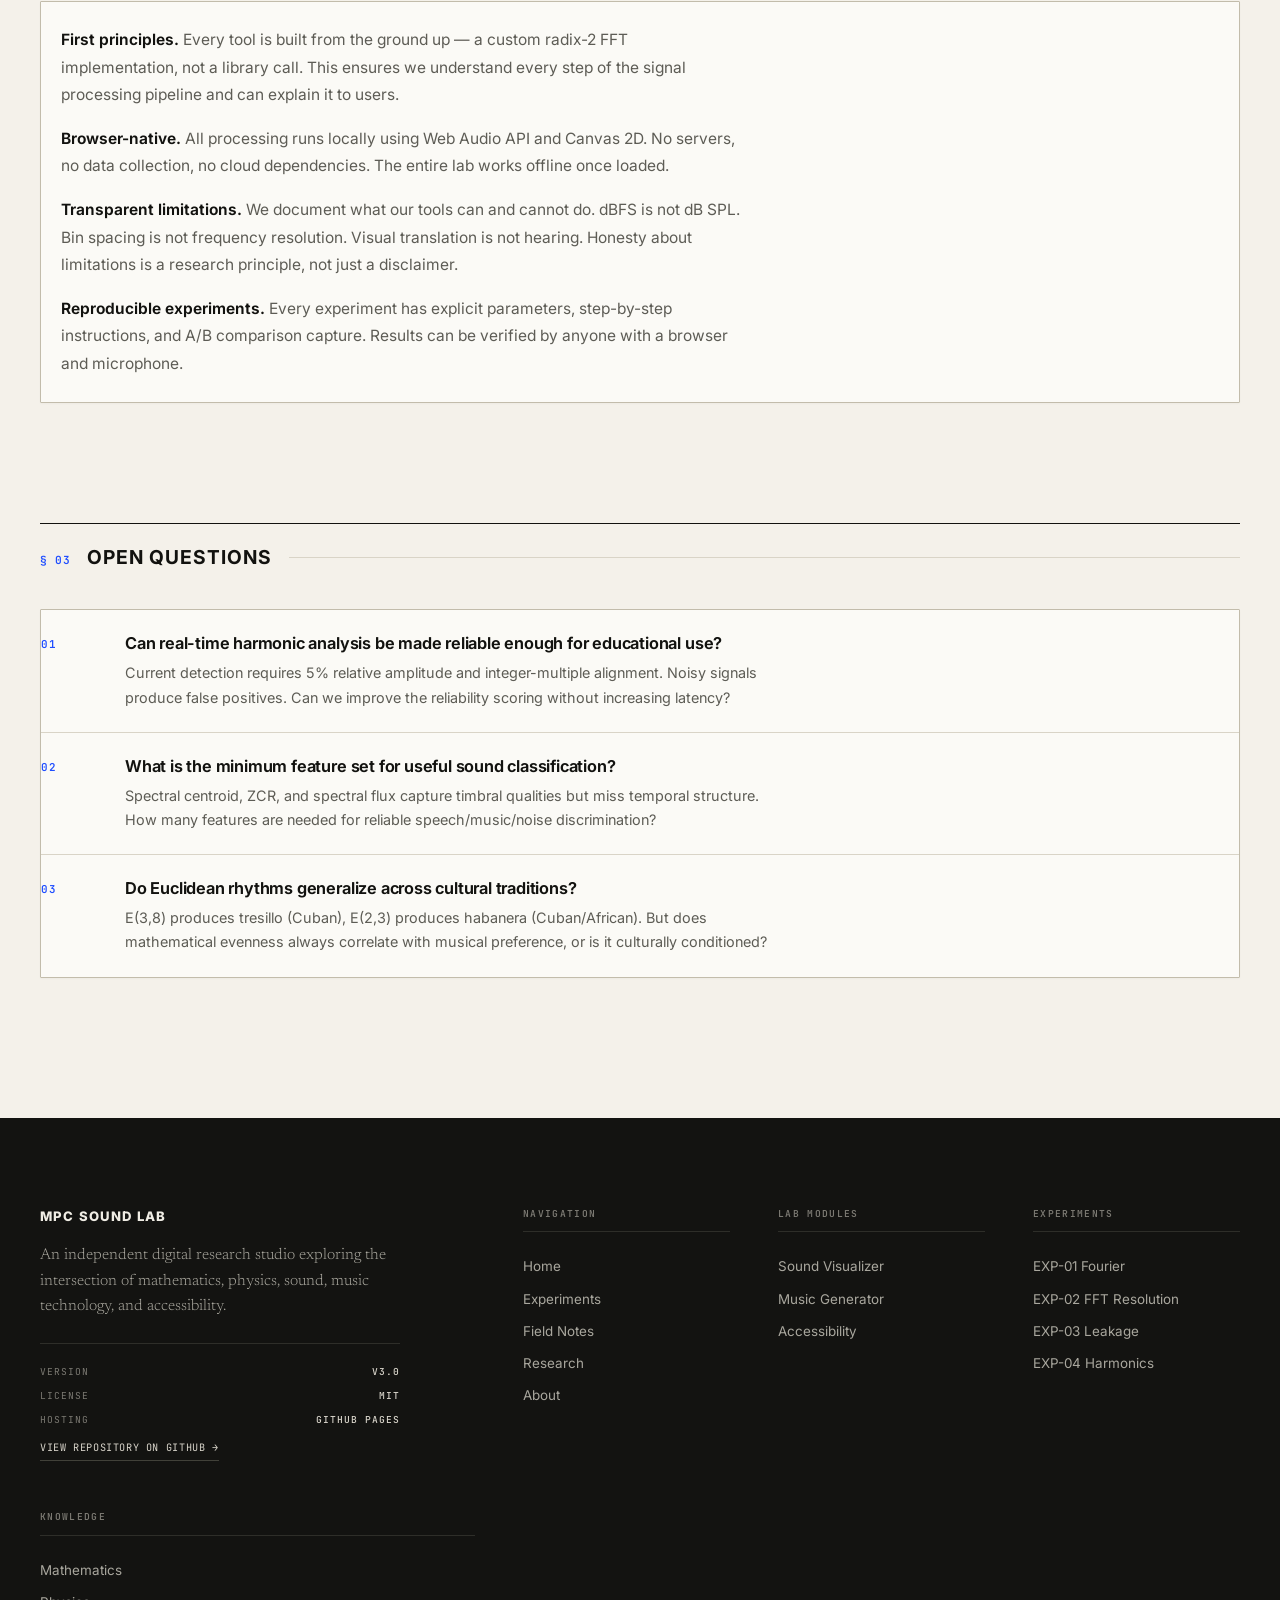
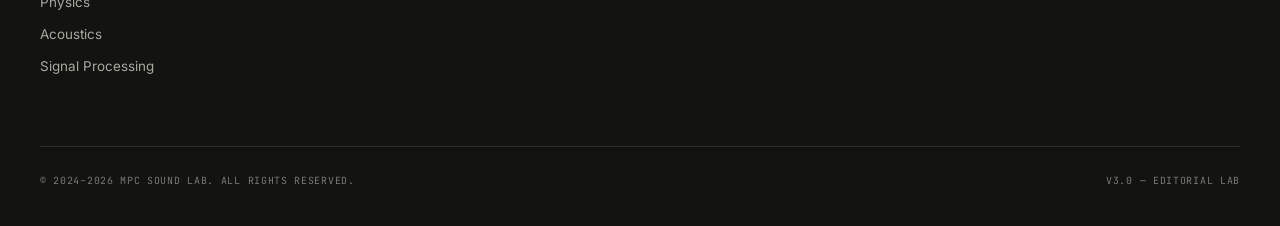
<file: research.html>
<!DOCTYPE html>
<html lang="en">
<head>
  <meta charset="UTF-8" />
  <meta name="viewport" content="width=device-width, initial-scale=1.0" />
  <title>Research — MPC Sound Lab</title>
  <link rel="stylesheet" href="src/css/design-system.css?v=3" />
  <link rel="stylesheet" href="src/css/nav.css?v=3" />
</head>
<body class="page-inner">
  <div class="ambient-grain"></div>
  <div class="ambient-vignette"></div>

  <nav class="site-nav">
    <a href="index.html" class="nav-brand">
      <span class="nav-brand-mark" aria-hidden="true"><span></span><span></span><span></span></span>
      <span class="nav-brand-text">MPC Sound Lab</span>
    </a>
    <div class="nav-links">
      <a href="index.html" class="nav-link" data-i18n="nav.home">Home</a>
      <div class="nav-dropdown">
        <a href="#" class="nav-dropdown-trigger" data-i18n="nav.lab">Lab</a>
        <div class="nav-dropdown-menu">
          <a href="visualizer.html" class="nav-dropdown-link"><span class="nav-dropdown-link-title" data-i18n="nav.visualizer">Sound Visualizer</span><span class="nav-dropdown-link-desc" data-i18n="nav.visualizer.desc">Real-time audio analysis</span></a>
          <a href="generator.html" class="nav-dropdown-link"><span class="nav-dropdown-link-title" data-i18n="nav.generator">Music Generator</span><span class="nav-dropdown-link-desc" data-i18n="nav.generator.desc">Mathematical composition</span></a>
          <a href="accessibility.html" class="nav-dropdown-link"><span class="nav-dropdown-link-title" data-i18n="nav.accessibility">Accessibility</span><span class="nav-dropdown-link-desc" data-i18n="nav.accessibility.desc">Sound-to-visual translation</span></a>
        </div>
      </div>
      <a href="experiments.html" class="nav-link" data-i18n="nav.experiments">Experiments</a>
      <a href="field-notes.html" class="nav-link" data-i18n="nav.fieldNotes">Field Notes</a>
      <a href="research.html" class="nav-link active" data-i18n="nav.research">Research</a>
      <a href="about.html" class="nav-link" data-i18n="nav.about">About</a>
    </div>
    <div class="nav-right">
      <button class="lang-btn" data-i18n="nav.lang">中文</button>
    </div>
    <button class="nav-mobile-toggle" aria-label="Menu" aria-expanded="false">
      <span></span><span></span><span></span>
    </button>
  </nav>
  <div class="nav-mobile-menu">
    <div class="nav-mobile-section">
      <div class="nav-mobile-section-title">Navigation</div>
      <a href="index.html" class="nav-mobile-link" data-i18n="nav.home">Home</a>
      <a href="experiments.html" class="nav-mobile-link" data-i18n="nav.experiments">Experiments</a>
      <a href="field-notes.html" class="nav-mobile-link" data-i18n="nav.fieldNotes">Field Notes</a>
      <a href="research.html" class="nav-mobile-link active" data-i18n="nav.research">Research</a>
      <a href="about.html" class="nav-mobile-link" data-i18n="nav.about">About</a>
    </div>
    <div class="nav-mobile-section">
      <div class="nav-mobile-section-title">Lab Modules</div>
      <a href="visualizer.html" class="nav-mobile-link nav-mobile-sub" data-i18n="nav.visualizer">Sound Visualizer</a>
      <a href="generator.html" class="nav-mobile-link nav-mobile-sub" data-i18n="nav.generator">Music Generator</a>
      <a href="accessibility.html" class="nav-mobile-link nav-mobile-sub" data-i18n="nav.accessibility">Accessibility</a>
    </div>
  </div>

  <div class="page">
    <header class="editorial-header">
      <div class="editorial-eyebrow">Studio / Research</div>
      <h1 class="editorial-title">Research</h1>
      <p class="editorial-subtitle">
        Ongoing investigations into the relationships between sound, mathematics, and perception.
        This page documents the studio's research directions, methodology, and open questions.
      </p>
      <div class="metadata-strip">
        <span><span class="ms-label">Directions</span><span class="ms-value">3</span></span>
        <span><span class="ms-label">Status</span><span class="ms-value">Active</span></span>
      </div>
    </header>

    <div class="section">
      <div class="section-header">
        <span class="section-number">§ 01</span>
        <span class="section-title" data-i18n="rs.dir">Research Directions</span>
        <span class="section-divider"></span>
      </div>
      <div class="cols-2">
        <div class="panel panel-fill">
          <div class="panel-head"><span class="panel-title" data-i18n="rs.a.title">Direction A — Signal Analysis</span></div>
          <div class="panel-body">
            <div class="content-block">
              <p data-i18n="rs.a.p1">How can we make the invisible structure of sound visible and understandable? The Sound Visualizer module explores real-time frequency analysis, pitch detection, and harmonic decomposition using browser-native APIs.</p>
              <div class="math-block">X[k] = &Sigma;<sub>n=0</sub><sup>N-1</sup> x[n] &middot; e<sup>-2&pi;i&middot;k&middot;n/N</sup></div>
              <p data-i18n="rs.a.p2">Key questions: How does FFT size affect the trade-off between time and frequency resolution? How do window functions influence spectral leakage? Can we reliably detect harmonic structures in real-time?</p>
            </div>
          </div>
        </div>
        <div class="panel panel-fill">
          <div class="panel-head"><span class="panel-title" data-i18n="rs.b.title">Direction B — Mathematical Composition</span></div>
          <div class="panel-body">
            <div class="content-block">
              <p data-i18n="rs.b.p1">Can mathematical structures generate musically meaningful patterns? The Music Generator module investigates Fibonacci sequences, Euclidean rhythms, and harmonic series as compositional tools.</p>
              <div class="math-block">E(n, m) distributes n hits across m steps maximally evenly</div>
              <p data-i18n="rs.b.p2">Key questions: What makes Euclidean rhythms sound "good"? How does the golden ratio relate to musical aesthetics? Can probability-based generation maintain stylistic coherence?</p>
            </div>
          </div>
        </div>
      </div>
      <div class="panel mt-16">
        <div class="panel-head"><span class="panel-title" data-i18n="rs.c.title">Direction C — Sound-to-Visual Translation</span></div>
        <div class="panel-body">
          <div class="content-block">
            <p data-i18n="rs.c.p1">Can audio information be faithfully translated into visual patterns for Deaf and hard-of-hearing users? The Accessibility module explores cross-modal perception, sound classification, and customizable visual feedback.</p>
            <div class="math-block">V = M &middot; F + B<br/><span style="color: var(--paper-faint); font-size: 0.78rem;">F = feature vector, M = mapping matrix, B = user bias</span></div>
            <p data-i18n="rs.c.p2">Key questions: Which acoustic features best discriminate sound categories? How do visual patterns map to perceived sound qualities? What are the honest limitations of visual translation?</p>
          </div>
        </div>
      </div>
    </div>

    <div class="section">
      <div class="section-header">
        <span class="section-number">§ 02</span>
        <span class="section-title" data-i18n="rs.method">Methodology</span>
        <span class="section-divider"></span>
      </div>
      <div class="panel panel-fill">
        <div class="panel-body">
          <div class="content-block">
            <p data-i18n-html="rs.m1"><strong>First principles.</strong> Every tool is built from the ground up — a custom radix-2 FFT implementation, not a library call. This ensures we understand every step of the signal processing pipeline and can explain it to users.</p>
            <p data-i18n-html="rs.m2"><strong>Browser-native.</strong> All processing runs locally using Web Audio API and Canvas 2D. No servers, no data collection, no cloud dependencies. The entire lab works offline once loaded.</p>
            <p data-i18n-html="rs.m3"><strong>Transparent limitations.</strong> We document what our tools can and cannot do. dBFS is not dB SPL. Bin spacing is not frequency resolution. Visual translation is not hearing. Honesty about limitations is a research principle, not just a disclaimer.</p>
            <p data-i18n-html="rs.m4"><strong>Reproducible experiments.</strong> Every experiment has explicit parameters, step-by-step instructions, and A/B comparison capture. Results can be verified by anyone with a browser and microphone.</p>
          </div>
        </div>
      </div>
    </div>

    <div class="section">
      <div class="section-header">
        <span class="section-number">§ 03</span>
        <span class="section-title" data-i18n="rs.questions">Open Questions</span>
        <span class="section-divider"></span>
      </div>
      <div class="panel panel-fill">
        <div class="experiment">
          <div class="exp-num">01</div>
          <div class="exp-body">
            <div class="exp-title" data-i18n="rs.q1">Can real-time harmonic analysis be made reliable enough for educational use?</div>
            <div class="exp-desc" data-i18n="rs.q1.desc">Current detection requires 5% relative amplitude and integer-multiple alignment. noisy signals produce false positives. Can we improve the reliability scoring without increasing latency?</div>
          </div>
        </div>
        <div class="experiment">
          <div class="exp-num">02</div>
          <div class="exp-body">
            <div class="exp-title" data-i18n="rs.q2">What is the minimum feature set for useful sound classification?</div>
            <div class="exp-desc" data-i18n="rs.q2.desc">Spectral centroid, ZCR, and spectral flux capture timbral qualities but miss temporal structure. How many features are needed for reliable speech/music/noise discrimination?</div>
          </div>
        </div>
        <div class="experiment">
          <div class="exp-num">03</div>
          <div class="exp-body">
            <div class="exp-title" data-i18n="rs.q3">Do Euclidean rhythms generalize across cultural traditions?</div>
            <div class="exp-desc" data-i18n="rs.q3.desc">E(3,8) produces tresillo (Cuban), E(2,3) produces habanera (Cuban/African). But does mathematical evenness always correlate with musical preference, or is it culturally conditioned?</div>
          </div>
        </div>
      </div>
    </div>
  </div>

  <footer class="site-footer">
    <div class="footer-grid">
      <div class="footer-brand-col">
        <div class="footer-brand" data-i18n="footer.brand">MPC Sound Lab</div>
        <p class="footer-brand-desc" data-i18n="footer.brandDesc">An independent digital research studio exploring the intersection of mathematics, physics, sound, music technology, and accessibility.</p>
        <div class="footer-status">
          <div class="footer-status-row"><span data-i18n="footer.status.version">Version</span> <strong>v3.0</strong></div>
          <div class="footer-status-row"><span data-i18n="footer.status.license">License</span> <strong>MIT</strong></div>
          <div class="footer-status-row"><span data-i18n="footer.status.hosting">Hosting</span> <strong>GitHub Pages</strong></div>
          <a href="https://github.com/jasper-lab09/MPC-Sound-Lab" class="footer-repo" target="_blank" rel="noopener" data-i18n="footer.repo">View repository on GitHub &rarr;</a>
        </div>
      </div>
      <div>
        <div class="footer-col-title" data-i18n="footer.nav">Navigation</div>
        <a href="index.html" class="footer-link" data-i18n="nav.home">Home</a>
        <a href="experiments.html" class="footer-link" data-i18n="nav.experiments">Experiments</a>
        <a href="field-notes.html" class="footer-link" data-i18n="nav.fieldNotes">Field Notes</a>
        <a href="research.html" class="footer-link" data-i18n="nav.research">Research</a>
        <a href="about.html" class="footer-link" data-i18n="nav.about">About</a>
      </div>
      <div>
        <div class="footer-col-title" data-i18n="footer.lab">Lab Modules</div>
        <a href="visualizer.html" class="footer-link" data-i18n="nav.visualizer">Sound Visualizer</a>
        <a href="generator.html" class="footer-link" data-i18n="nav.generator">Music Generator</a>
        <a href="accessibility.html" class="footer-link" data-i18n="nav.accessibility">Accessibility</a>
      </div>
      <div>
        <div class="footer-col-title" data-i18n="footer.experiments">Experiments</div>
        <a href="experiments.html" class="footer-link">EXP-01 Fourier</a>
        <a href="experiments.html" class="footer-link">EXP-02 FFT Resolution</a>
        <a href="experiments.html" class="footer-link">EXP-03 Leakage</a>
        <a href="experiments.html" class="footer-link">EXP-04 Harmonics</a>
      </div>
      <div>
        <div class="footer-col-title" data-i18n="footer.knowledge">Knowledge</div>
        <a href="field-notes.html" class="footer-link">Mathematics</a>
        <a href="field-notes.html" class="footer-link">Physics</a>
        <a href="field-notes.html" class="footer-link">Acoustics</a>
        <a href="field-notes.html" class="footer-link">Signal Processing</a>
      </div>
    </div>
    <div class="footer-bottom">
      <span>&copy; 2024&ndash;2026 MPC Sound Lab. <span data-i18n="footer.rights">All rights reserved.</span></span>
      <span data-i18n="footer.version">v3.0 — Editorial Lab</span>
    </div>
  </footer>

  <script type="module">
    import { App } from './src/js/core/app.js';
    new App().init();
  </script>
</body>
</html>
</file>
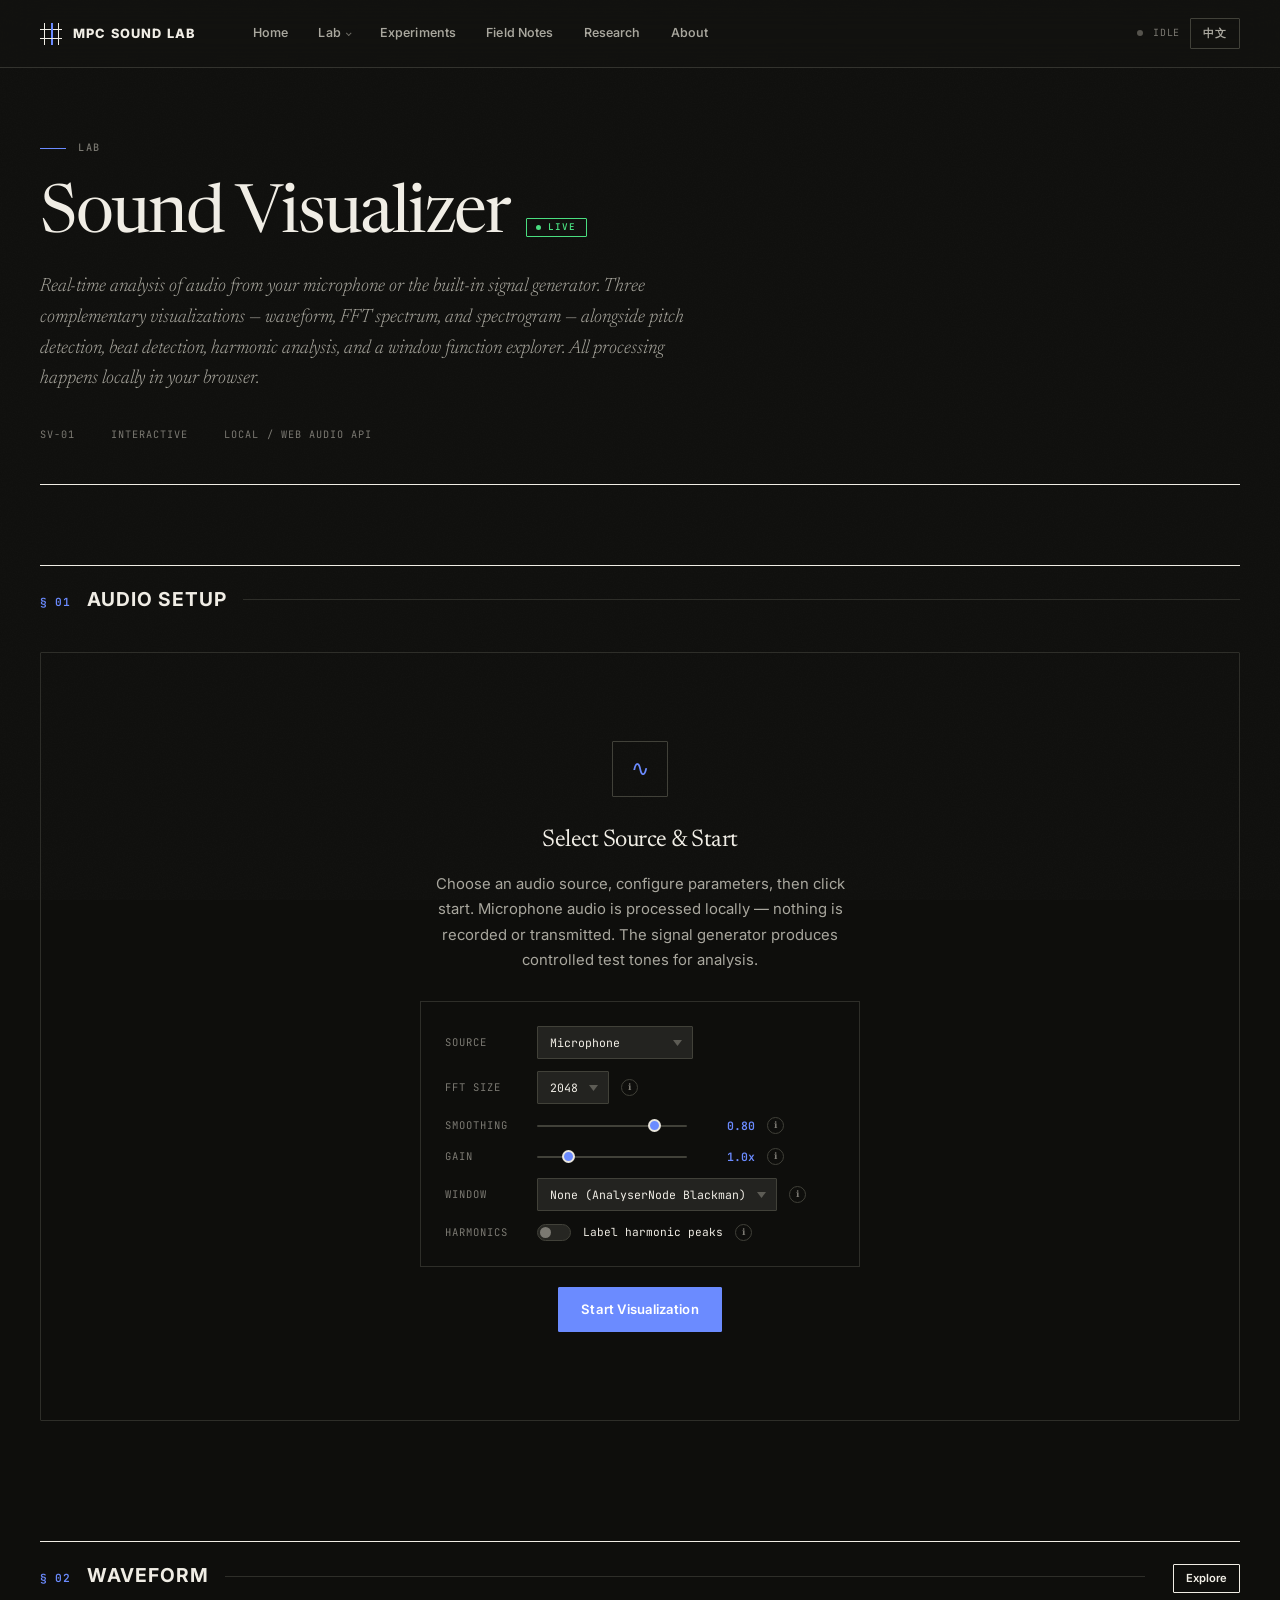
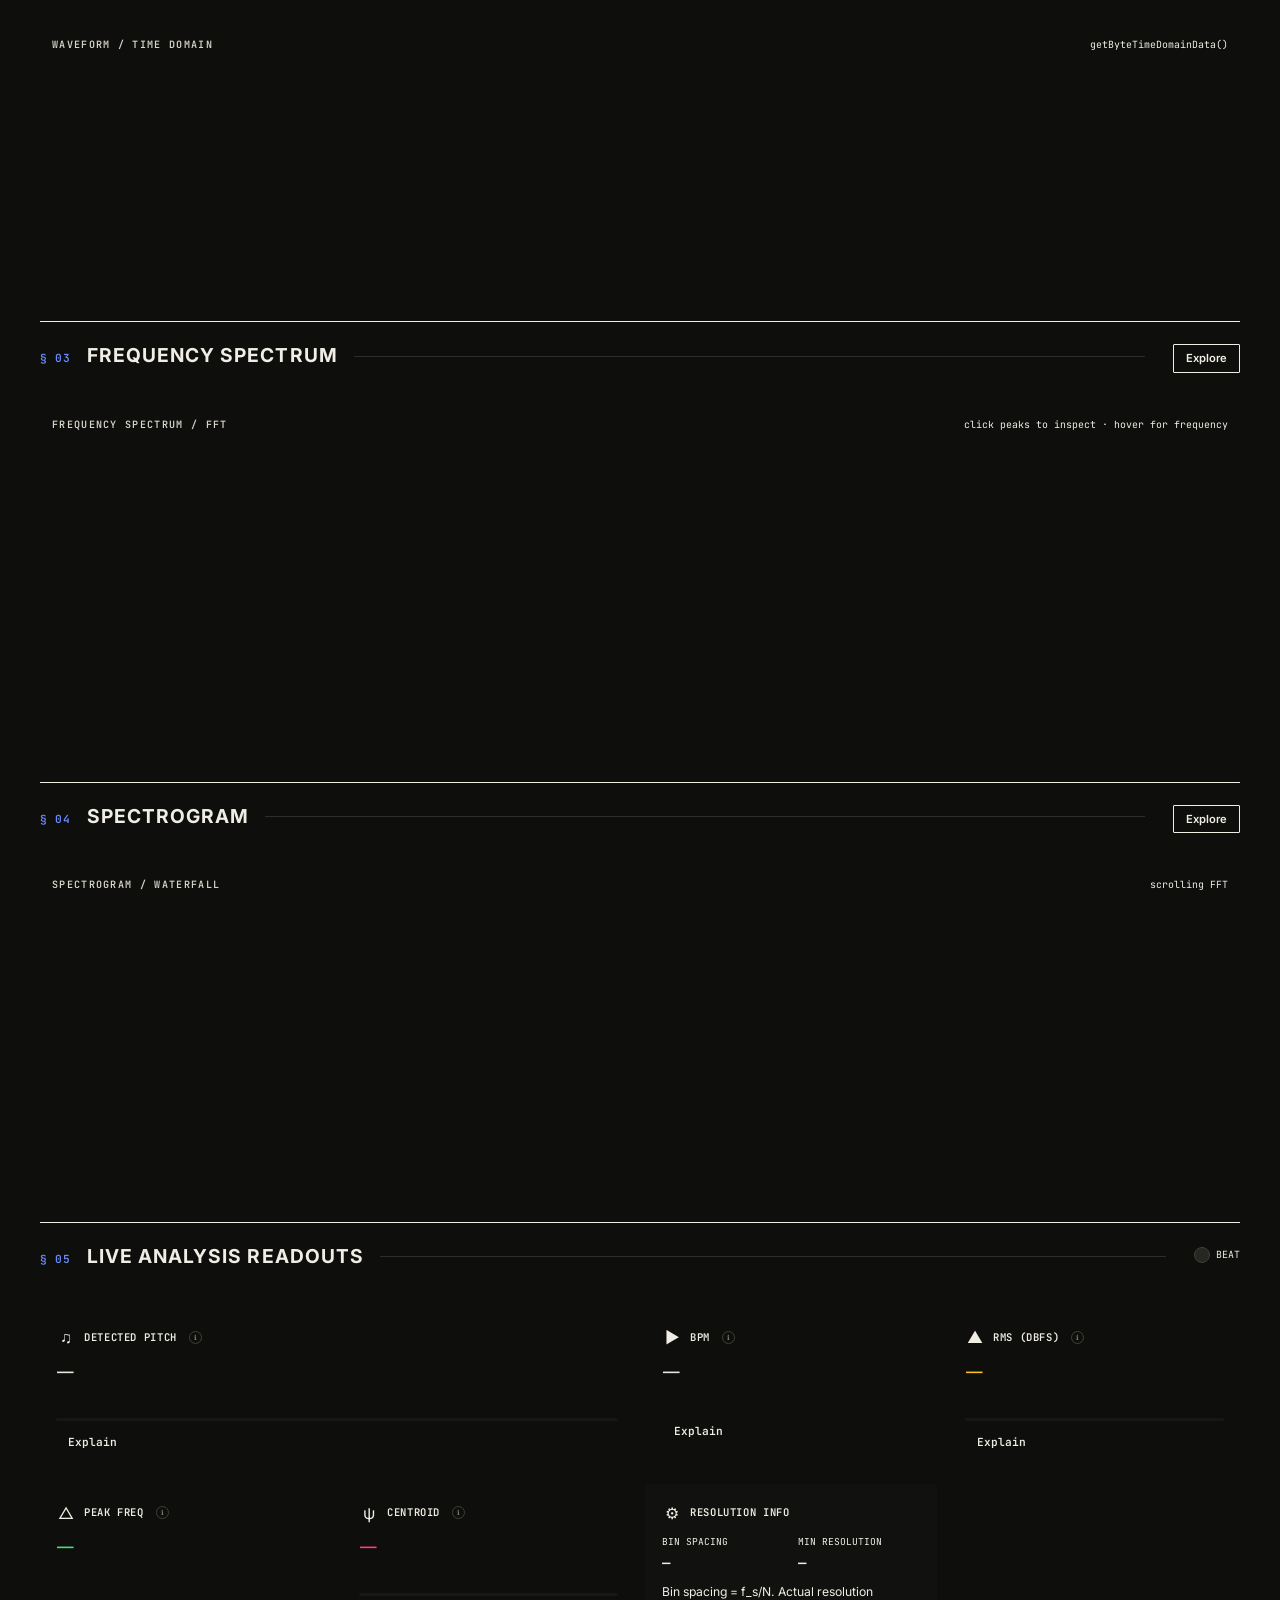
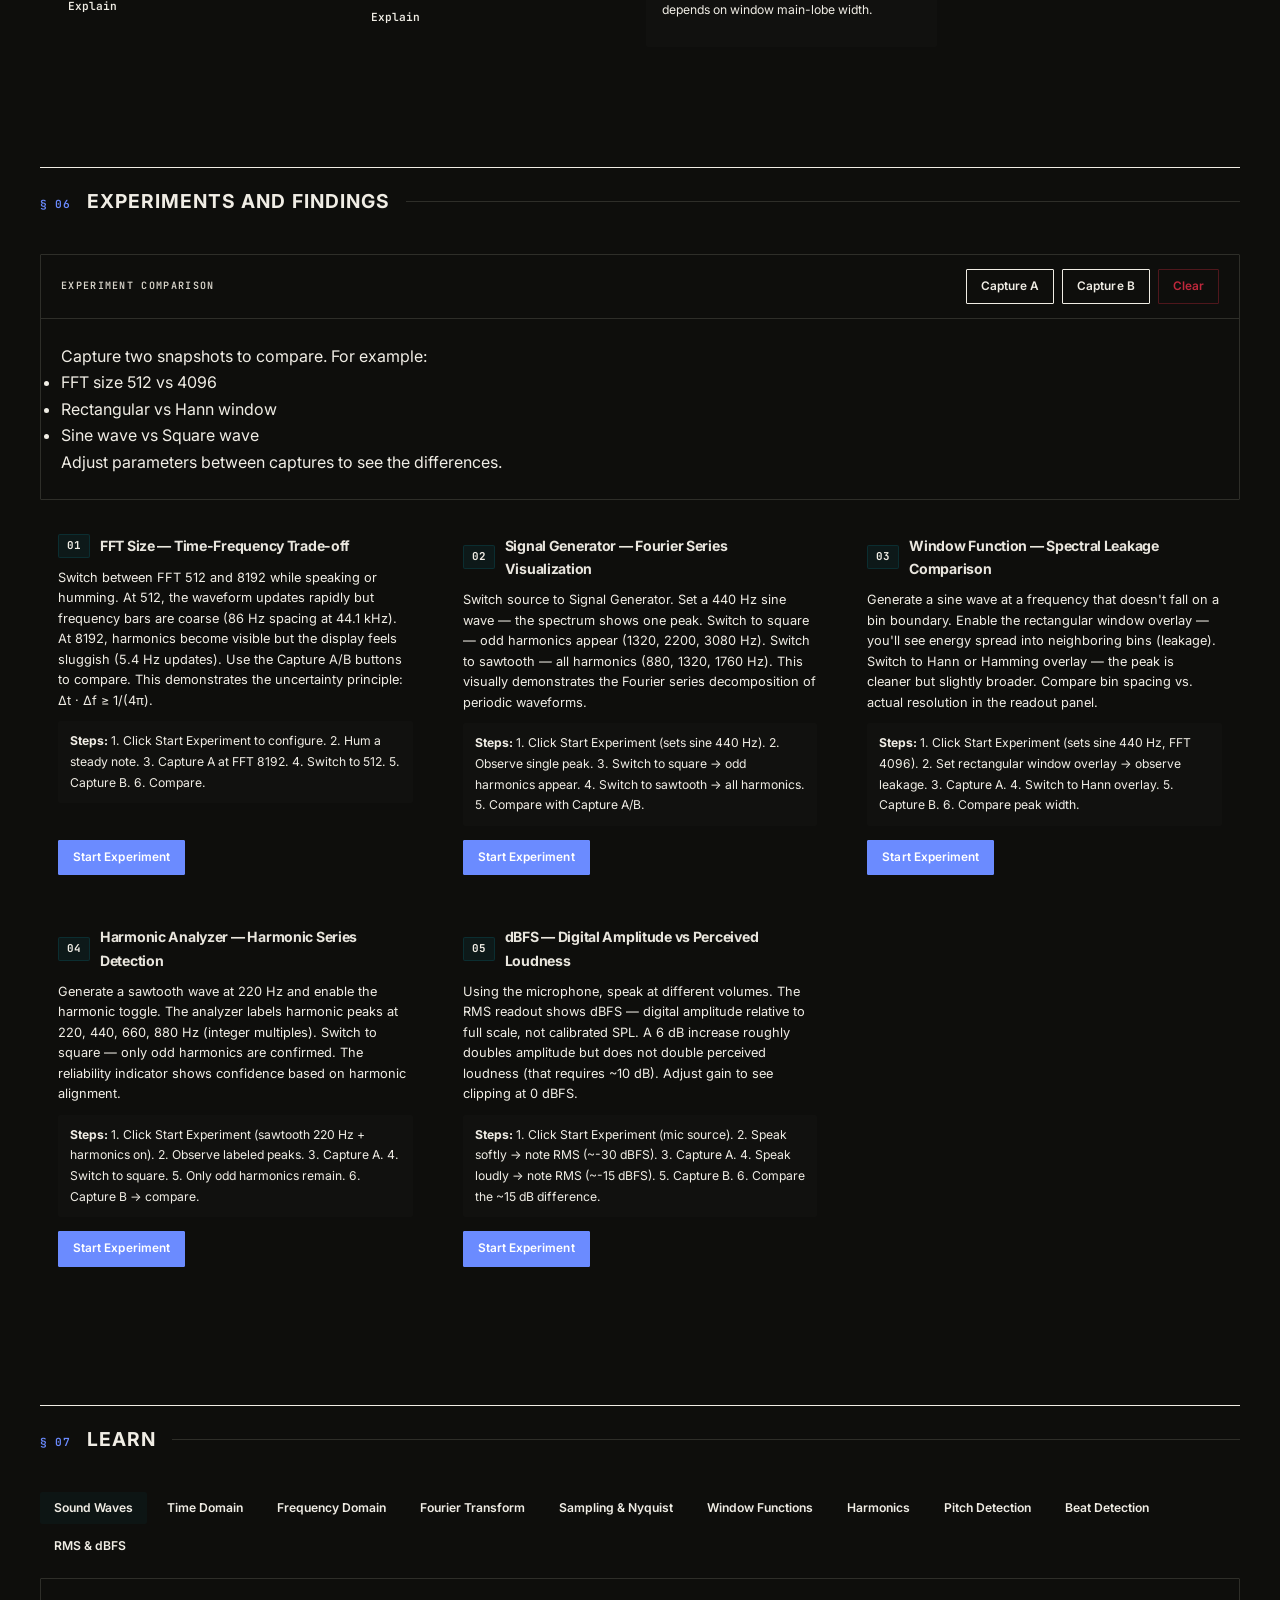
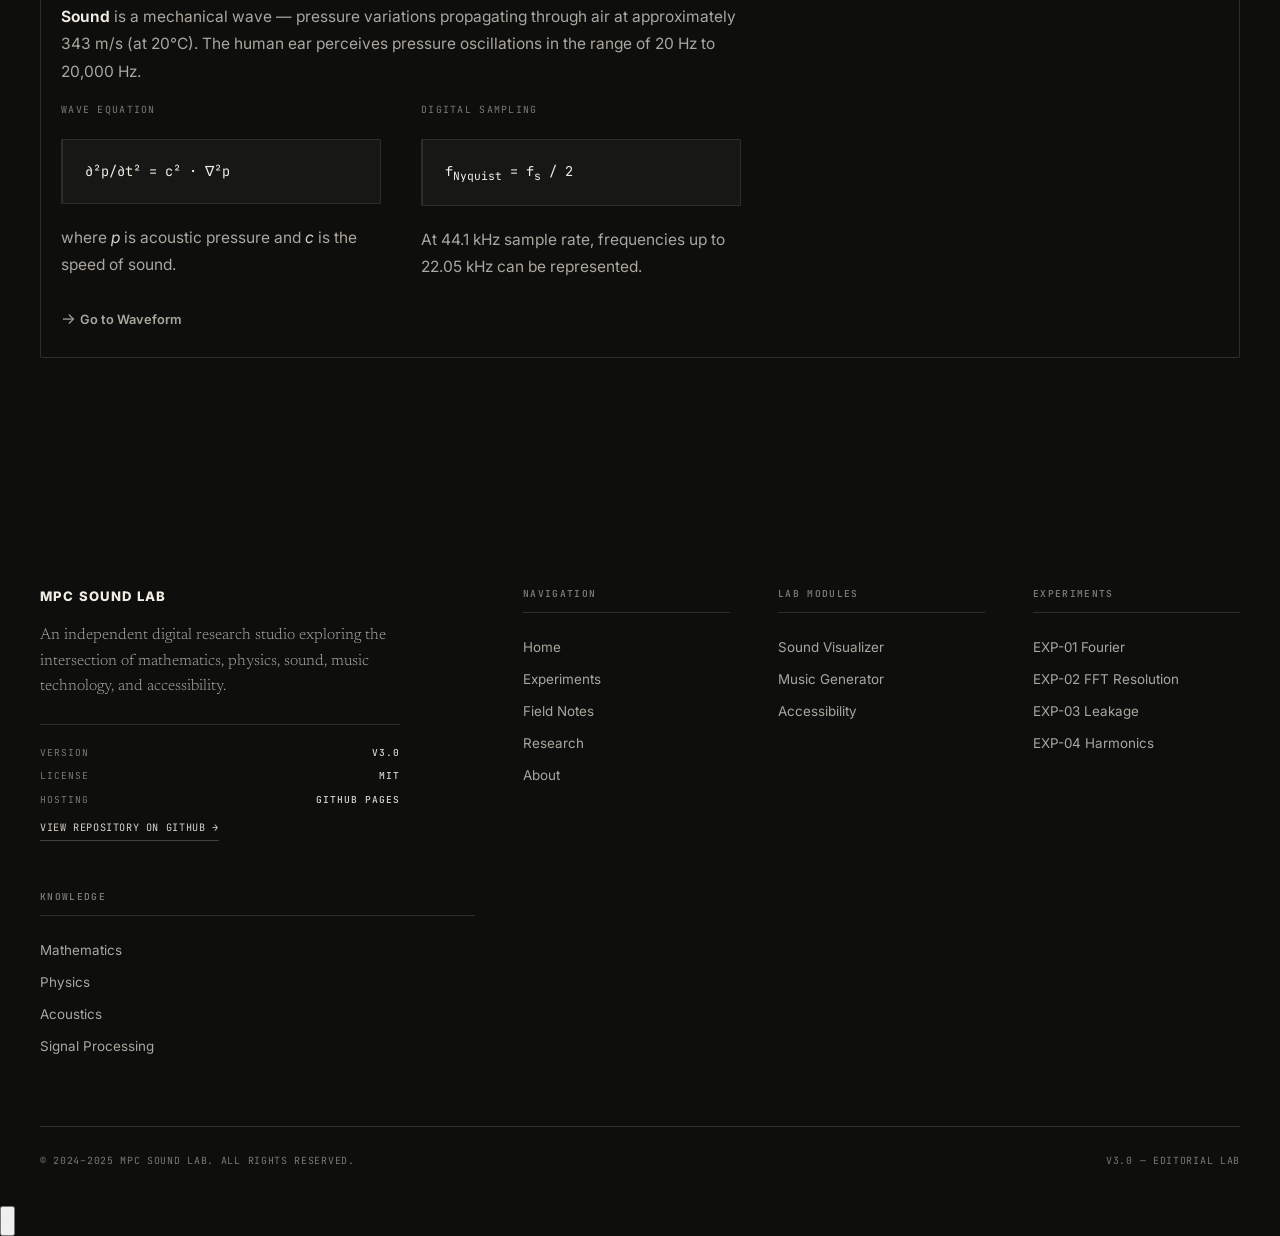
<file: visualizer.html>
<!DOCTYPE html>
<html lang="en">
<head>
  <meta charset="UTF-8" />
  <meta name="viewport" content="width=device-width, initial-scale=1.0" />
  <title>Sound Visualizer — MPC Sound Lab</title>
  <link rel="stylesheet" href="src/css/design-system.css?v=3" />
  <link rel="stylesheet" href="src/css/nav.css?v=3" />
  <link rel="stylesheet" href="src/css/visualizer.css?v=2" />
</head>
<body class="page-inner on-dark">
  <div class="ambient-grain"></div>
  <div class="ambient-vignette"></div>

  <!-- Navigation -->
  <nav class="site-nav">
    <a href="index.html" class="nav-brand">
      <span class="nav-brand-mark" aria-hidden="true"><span></span><span></span><span></span></span>
      <span class="nav-brand-text">MPC Sound Lab</span>
    </a>
    <div class="nav-links">
      <a href="index.html" class="nav-link" data-i18n="nav.home">Home</a>
      <div class="nav-dropdown">
        <a href="#" class="nav-dropdown-trigger" data-i18n="nav.lab">Lab</a>
        <div class="nav-dropdown-menu">
          <a href="visualizer.html" class="nav-dropdown-link active">
            <span class="nav-dropdown-link-title" data-i18n="nav.visualizer">Sound Visualizer</span>
            <span class="nav-dropdown-link-desc" data-i18n="nav.visualizer.desc">Real-time audio analysis</span>
          </a>
          <a href="generator.html" class="nav-dropdown-link">
            <span class="nav-dropdown-link-title" data-i18n="nav.generator">Music Generator</span>
            <span class="nav-dropdown-link-desc" data-i18n="nav.generator.desc">Mathematical composition</span>
          </a>
          <a href="accessibility.html" class="nav-dropdown-link">
            <span class="nav-dropdown-link-title" data-i18n="nav.accessibility">Accessibility</span>
            <span class="nav-dropdown-link-desc" data-i18n="nav.accessibility.desc">Sound-to-visual translation</span>
          </a>
        </div>
      </div>
      <a href="experiments.html" class="nav-link" data-i18n="nav.experiments">Experiments</a>
      <a href="field-notes.html" class="nav-link" data-i18n="nav.fieldNotes">Field Notes</a>
      <a href="research.html" class="nav-link" data-i18n="nav.research">Research</a>
      <a href="about.html" class="nav-link" data-i18n="nav.about">About</a>
    </div>
    <div class="nav-right">
      <span id="status-dot" class="dot"></span>
      <span id="status-text" class="nav-status" data-i18n="nav.status.idle">Idle</span>
      <button class="lang-btn" data-i18n="nav.lang">中文</button>
    </div>
    <button class="nav-mobile-toggle" aria-label="Menu" aria-expanded="false">
      <span></span><span></span><span></span>
    </button>
  </nav>
  <!-- Mobile menu -->
  <div class="nav-mobile-menu">
    <div class="nav-mobile-section">
      <div class="nav-mobile-section-title">Navigation</div>
      <a href="index.html" class="nav-mobile-link" data-i18n="nav.home">Home</a>
      <a href="experiments.html" class="nav-mobile-link" data-i18n="nav.experiments">Experiments</a>
      <a href="field-notes.html" class="nav-mobile-link" data-i18n="nav.fieldNotes">Field Notes</a>
      <a href="research.html" class="nav-mobile-link" data-i18n="nav.research">Research</a>
      <a href="about.html" class="nav-mobile-link" data-i18n="nav.about">About</a>
    </div>
    <div class="nav-mobile-section">
      <div class="nav-mobile-section-title" data-i18n="nav.lab">Lab</div>
      <a href="visualizer.html" class="nav-mobile-link nav-mobile-sub active" data-i18n="nav.visualizer">Sound Visualizer</a>
      <a href="generator.html" class="nav-mobile-link nav-mobile-sub" data-i18n="nav.generator">Music Generator</a>
      <a href="accessibility.html" class="nav-mobile-link nav-mobile-sub" data-i18n="nav.accessibility">Accessibility</a>
    </div>
  </div>

  <div class="page">
    <!-- Editorial header -->
    <div class="editorial-header">
      <div class="editorial-eyebrow" data-i18n="nav.lab">Lab / Module 01</div>
      <div style="display: flex; align-items: center; gap: 16px;">
        <h1 class="editorial-title" data-i18n="viz.title">Sound Visualizer</h1>
        <span class="status-badge status-live">Live</span>
      </div>
      <p class="editorial-subtitle" data-i18n="viz.desc">
        Real-time analysis of audio from your microphone or the built-in signal generator.
        Three complementary visualizations — waveform, FFT spectrum, and spectrogram — alongside
        pitch detection, beat detection, harmonic analysis, and a window function explorer.
        All processing happens locally in your browser.
      </p>
      <div class="editorial-metadata">
        <span data-label="MODULE">SV-01</span>
        <span data-label="STATUS">Interactive</span>
        <span data-label="PROCESSING">Local / Web Audio API</span>
      </div>
    </div>

    <!-- ===== Section 1: Audio Setup ===== -->
    <div class="section">
      <div class="section-header">
        <span class="section-number">§ 01</span>
        <span class="section-title" data-i18n="viz.section.setup">Audio Setup</span>
        <span class="section-divider"></span>
      </div>

      <!-- Gate: shown before audio starts -->
      <div id="gate-panel" class="panel">
        <div class="panel-body">
          <div class="gate">
            <div class="gate-icon">&#8767;</div>
            <div class="gate-title" data-i18n="viz.gate.title">Select Source &amp; Start</div>
            <p class="gate-desc" data-i18n="viz.gate.desc">
              Choose an audio source, configure parameters, then click start. Microphone audio
              is processed locally — nothing is recorded or transmitted. The signal generator
              produces controlled test tones for analysis.
            </p>

            <div class="gate-config">
              <div class="ctrl-row">
                <span class="ctrl-label" data-i18n="viz.source">Source</span>
                <select id="viz-source">
                  <option value="mic" selected data-i18n="viz.source.mic">Microphone</option>
                  <option value="generator" data-i18n="viz.source.gen">Signal Generator</option>
                </select>
              </div>
              <div id="gen-panel" style="display: none;">
                <div class="ctrl-row">
                  <span class="ctrl-label" data-i18n="viz.waveform">Waveform</span>
                  <select id="gen-waveform">
                    <option value="sine" selected>Sine</option>
                    <option value="square">Square</option>
                    <option value="triangle">Triangle</option>
                    <option value="sawtooth">Sawtooth</option>
                    <option value="noise">White Noise</option>
                  </select>
                  <button class="info-btn" data-explore="signal-generator" aria-label="Explore signal generator">&#8505;</button>
                </div>
                <div class="ctrl-row">
                  <span class="ctrl-label" data-i18n="viz.frequency">Frequency</span>
                  <input type="range" id="gen-freq" min="20" max="4000" step="1" value="440" />
                  <span class="ctrl-value" id="gen-freq-val">440 Hz</span>
                </div>
                <div class="ctrl-row">
                  <span class="ctrl-label" data-i18n="viz.amplitude">Amplitude</span>
                  <input type="range" id="gen-amp" min="0" max="1" step="0.01" value="0.3" />
                  <span class="ctrl-value" id="gen-amp-val">0.30</span>
                </div>
              </div>
              <div class="ctrl-row">
                <span class="ctrl-label" data-i18n="viz.fftSize">FFT Size</span>
                <select id="viz-fft">
                  <option value="512">512</option>
                  <option value="1024">1024</option>
                  <option value="2048" selected>2048</option>
                  <option value="4096">4096</option>
                  <option value="8192">8192</option>
                </select>
                <button class="info-btn" data-explore="fft-size" aria-label="Explore FFT size">&#8505;</button>
              </div>
              <div class="ctrl-row">
                <span class="ctrl-label" data-i18n="viz.smoothing">Smoothing</span>
                <input type="range" id="viz-smoothing" min="0" max="0.99" step="0.01" value="0.8" />
                <span class="ctrl-value" id="viz-smoothing-val">0.80</span>
                <button class="info-btn" data-explore="smoothing" aria-label="Explore smoothing">&#8505;</button>
              </div>
              <div class="ctrl-row">
                <span class="ctrl-label" data-i18n="viz.gain">Gain</span>
                <input type="range" id="viz-gain" min="0.1" max="5" step="0.1" value="1" />
                <span class="ctrl-value" id="viz-gain-val">1.0x</span>
                <button class="info-btn" data-explore="gain" aria-label="Explore gain">&#8505;</button>
              </div>
              <div class="ctrl-row">
                <span class="ctrl-label" data-i18n="viz.window">Window</span>
                <select id="viz-window">
                  <option value="none" selected data-i18n="viz.window.none">None (AnalyserNode Blackman)</option>
                  <option value="rectangular" data-i18n="viz.window.rect">Rectangular (overlay)</option>
                  <option value="hann" data-i18n="viz.window.hann">Hann (overlay)</option>
                  <option value="hamming" data-i18n="viz.window.hamming">Hamming (overlay)</option>
                </select>
                <button class="info-btn" data-explore="window-function" aria-label="Explore window functions">&#8505;</button>
              </div>
              <div class="ctrl-row">
                <span class="ctrl-label" data-i18n="viz.harmonics">Harmonics</span>
                <label class="toggle">
                  <input type="checkbox" id="viz-harmonic-toggle" />
                  <span class="toggle-slider"></span>
                </label>
                <span style="font-size: 0.7rem; color: var(--paper-faint); font-family: var(--font-mono);" data-i18n="viz.harmonics.desc">Label harmonic peaks</span>
                <button class="info-btn" data-explore="harmonic-analyzer" aria-label="Explore harmonic analyzer">&#8505;</button>
              </div>
            </div>

            <div style="margin-top: 20px;">
              <button id="viz-start" class="btn btn-primary" data-i18n="viz.start">Start Visualization</button>
            </div>
            <div id="error-msg" class="gate-error" style="display: none;"></div>
          </div>
        </div>
      </div>

      <!-- Live panel: shown after audio starts -->
      <div id="live-panel" style="display: none;">
        <div class="viz-toolbar mb-16">
          <div class="viz-toolbar-group">
            <span class="dot dot-rec"></span>
            <span style="font-family: var(--font-mono); font-size: 0.68rem; color: var(--paper-dim);" id="live-label" data-i18n="viz.live">LIVE</span>
          </div>
          <div class="viz-toolbar-sep"></div>
          <div class="viz-toolbar-group">
            <span class="ctrl-label">FFT</span>
            <select id="viz-fft-live">
              <option value="512">512</option>
              <option value="1024">1024</option>
              <option value="2048" selected>2048</option>
              <option value="4096">4096</option>
              <option value="8192">8192</option>
            </select>
          </div>
          <div class="viz-toolbar-group">
            <span class="ctrl-label">Smooth</span>
            <input type="range" id="viz-smoothing-live" min="0" max="0.99" step="0.01" value="0.8" />
            <span class="ctrl-value" id="viz-smoothing-val-live">0.80</span>
          </div>
          <div class="viz-toolbar-group">
            <span class="ctrl-label">Gain</span>
            <input type="range" id="viz-gain-live" min="0.1" max="5" step="0.1" value="1" />
            <span class="ctrl-value" id="viz-gain-val-live">1.0x</span>
          </div>
          <div class="viz-toolbar-group">
            <span class="ctrl-label">Window</span>
            <select id="viz-window-live" disabled>
              <option value="none" selected>Blackman</option>
            </select>
          </div>
          <div style="flex: 1;"></div>
          <button id="viz-stop" class="btn btn-danger" data-i18n="viz.stop">Stop</button>
        </div>
      </div>
    </div>

    <!-- ===== Section 2: Waveform ===== -->
    <div class="section" id="section-waveform">
      <div class="section-header">
        <span class="section-number">§ 02</span>
        <span class="section-title" data-i18n="viz.section.waveform">Waveform</span>
        <span class="section-divider"></span>
        <button class="btn btn-sm viz-explore-btn" data-learn="time-domain" data-i18n="viz.explore">Explore</button>
      </div>
      <div class="viz-canvas-panel mb-16">
        <div class="viz-canvas-head">
          <span class="panel-title" data-i18n="viz.canvas.waveform">Waveform / Time Domain</span>
          <span style="font-family: var(--font-mono); font-size: 0.62rem; color: var(--paper-faint);">getByteTimeDomainData()</span>
        </div>
        <div class="viz-canvas-area">
          <canvas id="canvas-waveform" style="height: 140px;"></canvas>
        </div>
      </div>
      <div class="viz-inline-explain" id="waveform-explain" style="display:none;">
        <div class="viz-inline-explain-head">
          <span data-i18n="viz.wf.explain.title">Understanding the Waveform</span>
          <button class="viz-inline-close" onclick="document.getElementById('waveform-explain').style.display='none'">&times;</button>
        </div>
        <div class="viz-inline-explain-body">
          <p data-i18n-html="viz.wf.explain.body">The waveform shows how air pressure varies over time. The <strong>horizontal axis</strong> is time (milliseconds), and the <strong>vertical axis</strong> is amplitude (from -1 to +1, representing the digital signal range).</p>
          <div class="math-block">x(t) = A &middot; sin(2&pi;f t + &phi;)</div>
          <div class="viz-explain-vars">
            <div><span class="viz-var-sym">A</span><span data-i18n="viz.wf.var.A">Amplitude — how loud the sound is</span></div>
            <div><span class="viz-var-sym">f</span><span data-i18n="viz.wf.var.f">Frequency — how fast it oscillates (pitch)</span></div>
            <div><span class="viz-var-sym">&phi;</span><span data-i18n="viz.wf.var.phi">Phase — starting position of the wave</span></div>
            <div><span class="viz-var-sym">t</span><span data-i18n="viz.wf.var.t">Time in seconds</span></div>
          </div>
        </div>
      </div>
    </div>

    <!-- ===== Section 3: Frequency Spectrum ===== -->
    <div class="section" id="section-spectrum">
      <div class="section-header">
        <span class="section-number">§ 03</span>
        <span class="section-title" data-i18n="viz.section.spectrum">Frequency Spectrum</span>
        <span class="section-divider"></span>
        <button class="btn btn-sm viz-explore-btn" data-learn="frequency-domain" data-i18n="viz.explore">Explore</button>
      </div>
      <div class="viz-canvas-panel mb-16">
        <div class="viz-canvas-head">
          <span class="panel-title" data-i18n="viz.canvas.spectrum">Frequency Spectrum / FFT</span>
          <span style="font-family: var(--font-mono); font-size: 0.62rem; color: var(--paper-faint);">click peaks to inspect &middot; hover for frequency</span>
        </div>
        <div class="viz-canvas-area" id="spectrum-container">
          <canvas id="canvas-spectrum" style="height: 220px;"></canvas>
          <div class="spectrum-tooltip" id="spectrum-tooltip" style="display:none;"></div>
        </div>
      </div>
      <div class="viz-peak-inspector" id="peak-inspector" style="display:none;">
        <div class="viz-peak-head">
          <span class="viz-peak-title" data-i18n="viz.peak.inspector">Peak Inspector</span>
          <button class="viz-peak-close" id="peak-close">&times;</button>
        </div>
        <div class="viz-peak-body" id="peak-body"></div>
      </div>
    </div>

    <!-- ===== Section 4: Spectrogram ===== -->
    <div class="section" id="section-spectrogram">
      <div class="section-header">
        <span class="section-number">§ 04</span>
        <span class="section-title" data-i18n="viz.section.spectrogram">Spectrogram</span>
        <span class="section-divider"></span>
        <button class="btn btn-sm viz-explore-btn" data-learn="spectrogram" data-i18n="viz.explore">Explore</button>
      </div>
      <div class="viz-canvas-panel mb-16">
        <div class="viz-canvas-head">
          <span class="panel-title" data-i18n="viz.canvas.spectrogram">Spectrogram / Waterfall</span>
          <span style="font-family: var(--font-mono); font-size: 0.62rem; color: var(--paper-faint);">scrolling FFT</span>
        </div>
        <div class="viz-canvas-area" id="spectrogram-container">
          <canvas id="canvas-spectrogram" style="height: 200px;"></canvas>
          <div class="spectrogram-tooltip" id="spectrogram-tooltip" style="display:none;"></div>
        </div>
      </div>
    </div>

    <!-- ===== Section 5: Live Analysis Readouts ===== -->
    <div class="section" id="section-readouts">
      <div class="section-header">
        <span class="section-number">§ 05</span>
        <span class="section-title" data-i18n="viz.section.readouts">Live Analysis Readouts</span>
        <span class="section-divider"></span>
        <div id="beat-indicator-wrap">
          <div id="beat-dot" class="beat-dot"></div>
          <span style="font-family: var(--font-mono); font-size: 0.62rem; color: var(--paper-faint);" data-i18n="viz.beat">BEAT</span>
        </div>
      </div>

      <div class="readout-cards" id="readout-cards">
        <div class="readout-card readout-card-wide" id="card-pitch">
          <div class="readout-card-head">
            <span class="readout-card-icon">&#9835;</span>
            <span class="readout-card-label" data-i18n="viz.pitch">Detected Pitch</span>
            <button class="info-btn info-btn-inline" data-explore="pitch" aria-label="">&#8505;</button>
          </div>
          <div class="readout-card-value">
            <span class="readout-big" id="pitch-note">&mdash;</span>
            <span class="readout-sub" id="pitch-freq"></span>
            <span class="readout-sub" id="pitch-cents"></span>
          </div>
          <div class="readout-card-interpret" id="pitch-interpret"></div>
          <div class="readout-card-bar"><div class="readout-card-bar-fill" id="pitch-bar"></div></div>
          <div class="readout-card-expand" id="pitch-expand" style="display:none;">
            <div class="math-label" data-i18n="viz.pitch.eqLabel">Autocorrelation</div>
            <div class="math-block">r[&tau;] = (1/N) &middot; &Sigma; x[n] &middot; x[n+&tau;] / r[0]</div>
            <div class="math-block">f&#8320; = f<sub>s</sub> / &tau;<sub>peak</sub></div>
            <p class="readout-card-note" data-i18n="viz.pitch.note">Pitch is detected via normalized autocorrelation. The first peak after zero-lag gives the fundamental period. The confidence bar shows detection reliability.</p>
          </div>
          <button class="readout-card-toggle" data-target="pitch-expand" data-i18n="viz.explain">Explain</button>
        </div>

        <div class="readout-card" id="card-bpm">
          <div class="readout-card-head">
            <span class="readout-card-icon">&#9654;</span>
            <span class="readout-card-label" data-i18n="viz.bpm">BPM</span>
            <button class="info-btn info-btn-inline" data-explore="beat" aria-label="">&#8505;</button>
          </div>
          <div class="readout-card-value">
            <span class="readout-big" id="val-bpm">&mdash;</span>
          </div>
          <div class="readout-card-interpret" id="bpm-interpret"></div>
          <div class="readout-card-expand" id="bpm-expand" style="display:none;">
            <div class="math-label" data-i18n="viz.bpm.eqLabel">Energy Flux Beat Detection</div>
            <div class="math-block">E(t) = (1/K) &middot; &Sigma; |X[k]|&sup2;</div>
            <div class="math-block">beat &harr; E(t) &gt; C &middot; E&#772;<sub>avg</sub></div>
            <p class="readout-card-note" data-i18n="viz.bpm.note">Beats are detected when instantaneous spectral energy exceeds the rolling average by a factor of 1.4. BPM is derived from the median of recent inter-beat intervals.</p>
          </div>
          <button class="readout-card-toggle" data-target="bpm-expand" data-i18n="viz.explain">Explain</button>
        </div>

        <div class="readout-card" id="card-rms">
          <div class="readout-card-head">
            <span class="readout-card-icon">&#9650;</span>
            <span class="readout-card-label" data-i18n="viz.rms">RMS (dBFS)</span>
            <button class="info-btn info-btn-inline" data-explore="rms" aria-label="">&#8505;</button>
          </div>
          <div class="readout-card-value">
            <span class="readout-big c-amber" id="val-rms">&mdash;</span>
          </div>
          <div class="readout-card-interpret" id="rms-interpret"></div>
          <div class="readout-card-bar"><div class="readout-card-bar-fill readout-bar-amber" id="rms-bar"></div></div>
          <div class="readout-card-expand" id="rms-expand" style="display:none;">
            <div class="math-label" data-i18n="viz.rms.eqLabel">RMS &amp; dBFS</div>
            <div class="math-block">RMS = &radic;((1/N) &middot; &Sigma; x[n]&sup2;)</div>
            <div class="math-block">dBFS = 20 &middot; log<sub>10</sub>(RMS)</div>
            <p class="readout-card-note" data-i18n="viz.rms.note">dBFS measures digital amplitude relative to full scale (0 = maximum). It is NOT calibrated to sound pressure level (dB SPL). A 6 dB increase roughly doubles amplitude.</p>
          </div>
          <button class="readout-card-toggle" data-target="rms-expand" data-i18n="viz.explain">Explain</button>
        </div>

        <div class="readout-card" id="card-peak">
          <div class="readout-card-head">
            <span class="readout-card-icon">&#9651;</span>
            <span class="readout-card-label" data-i18n="viz.peakFreq">Peak Freq</span>
            <button class="info-btn info-btn-inline" data-explore="peak-freq" aria-label="">&#8505;</button>
          </div>
          <div class="readout-card-value">
            <span class="readout-big c-green" id="val-peak">&mdash;</span>
          </div>
          <div class="readout-card-interpret" id="peak-interpret"></div>
          <div class="readout-card-expand" id="peak-expand" style="display:none;">
            <div class="math-label" data-i18n="viz.peak.eqLabel">Peak Frequency</div>
            <div class="math-block">f<sub>peak</sub> = k<sub>peak</sub> &middot; f<sub>s</sub> / N</div>
            <p class="readout-card-note" data-i18n="viz.peak.note">The peak frequency is the FFT bin with the highest magnitude. It indicates the dominant frequency component. The value is quantized to bin spacing (f_s/N).</p>
          </div>
          <button class="readout-card-toggle" data-target="peak-expand" data-i18n="viz.explain">Explain</button>
        </div>

        <div class="readout-card" id="card-centroid">
          <div class="readout-card-head">
            <span class="readout-card-icon">&#968;</span>
            <span class="readout-card-label" data-i18n="viz.centroid">Centroid</span>
            <button class="info-btn info-btn-inline" data-explore="centroid" aria-label="">&#8505;</button>
          </div>
          <div class="readout-card-value">
            <span class="readout-big c-magenta" id="val-centroid">&mdash;</span>
          </div>
          <div class="readout-card-interpret" id="centroid-interpret"></div>
          <div class="readout-card-bar"><div class="readout-card-bar-fill readout-bar-magenta" id="centroid-bar"></div></div>
          <div class="readout-card-expand" id="centroid-expand" style="display:none;">
            <div class="math-label" data-i18n="viz.centroid.eqLabel">Spectral Centroid</div>
            <div class="math-block">SC = &Sigma; f<sub>k</sub> &middot; |X[k]| / &Sigma; |X[k]|</div>
            <p class="readout-card-note" data-i18n="viz.centroid.note">The spectral centroid is the weighted average frequency of the spectrum. It measures timbral "brightness" — high values indicate treble-heavy sound, low values indicate bass-heavy sound.</p>
          </div>
          <button class="readout-card-toggle" data-target="centroid-expand" data-i18n="viz.explain">Explain</button>
        </div>

        <div class="readout-card readout-card-info">
          <div class="readout-card-head">
            <span class="readout-card-icon">&#9881;</span>
            <span class="readout-card-label" data-i18n="viz.resolution.title">Resolution Info</span>
          </div>
          <div class="readout-card-value readout-value-pair">
            <div><span class="readout-mini-label" data-i18n="viz.binSpacing">Bin Spacing</span><span class="readout-mini-val" id="val-bin-spacing">&mdash;</span></div>
            <div><span class="readout-mini-label" data-i18n="viz.minResolution">Min Resolution</span><span class="readout-mini-val" id="val-resolution">&mdash;</span></div>
          </div>
          <div class="readout-card-interpret" data-i18n="viz.resolution.desc">Bin spacing = f_s/N. Actual resolution depends on window main-lobe width.</div>
        </div>
      </div>
    </div>

    <!-- ===== Section 6: Experiments ===== -->
    <div class="section" id="section-experiments">
      <div class="section-header">
        <span class="section-number">§ 06</span>
        <span class="section-title" data-i18n="section.experiments">Experiments</span>
        <span class="section-divider"></span>
      </div>

      <div class="panel mb-16">
        <div class="panel-head">
          <span class="panel-title" data-i18n="viz.comparison">Experiment Comparison</span>
          <div style="display: flex; gap: 8px;">
            <button id="cmp-capture-a" class="btn btn-sm" data-i18n="viz.captureA">Capture A</button>
            <button id="cmp-capture-b" class="btn btn-sm" data-i18n="viz.captureB">Capture B</button>
            <button id="cmp-clear" class="btn btn-sm btn-danger" data-i18n="viz.clear">Clear</button>
          </div>
        </div>
        <div class="panel-body">
          <div id="cmp-view"></div>
        </div>
      </div>

      <div class="exp-cards" id="exp-cards">
        <div class="exp-card" data-exp="fft-size">
          <div class="exp-card-head">
            <span class="exp-card-num">01</span>
            <span class="exp-card-title" data-i18n="viz.exp1.title">FFT Size &mdash; Time-Frequency Trade-off</span>
          </div>
          <div class="exp-card-desc" data-i18n="viz.exp1.desc">Switch between FFT 512 and 8192 while speaking or humming. At 512, the waveform updates rapidly but frequency bars are coarse (86 Hz spacing at 44.1 kHz). At 8192, harmonics become visible but the display feels sluggish (5.4 Hz updates). Use the Capture A/B buttons to compare. This demonstrates the uncertainty principle: &Delta;t &middot; &Delta;f &ge; 1/(4&pi;).</div>
          <div class="exp-card-steps" data-i18n-html="viz.exp1.steps"><strong>Steps:</strong> 1. Click Start Experiment to configure. 2. Hum a steady note. 3. Capture A at FFT 8192. 4. Switch to 512. 5. Capture B. 6. Compare.</div>
          <div class="exp-card-actions">
            <button class="btn btn-sm btn-primary exp-start-btn" data-exp-config="fft-size" data-i18n="viz.exp.start">Start Experiment</button>
          </div>
        </div>

        <div class="exp-card" data-exp="fourier">
          <div class="exp-card-head">
            <span class="exp-card-num">02</span>
            <span class="exp-card-title" data-i18n="viz.exp2.title">Signal Generator &mdash; Fourier Series Visualization</span>
          </div>
          <div class="exp-card-desc" data-i18n="viz.exp2.desc">Switch source to Signal Generator. Set a 440 Hz sine wave &mdash; the spectrum shows one peak. Switch to square &mdash; odd harmonics appear (1320, 2200, 3080 Hz). Switch to sawtooth &mdash; all harmonics (880, 1320, 1760 Hz). This visually demonstrates the Fourier series decomposition of periodic waveforms.</div>
          <div class="exp-card-steps" data-i18n-html="viz.exp2.steps"><strong>Steps:</strong> 1. Click Start Experiment (sets sine 440 Hz). 2. Observe single peak. 3. Switch to square &rarr; odd harmonics appear. 4. Switch to sawtooth &rarr; all harmonics. 5. Compare with Capture A/B.</div>
          <div class="exp-card-actions">
            <button class="btn btn-sm btn-primary exp-start-btn" data-exp-config="fourier" data-i18n="viz.exp.start">Start Experiment</button>
          </div>
        </div>

        <div class="exp-card" data-exp="leakage">
          <div class="exp-card-head">
            <span class="exp-card-num">03</span>
            <span class="exp-card-title" data-i18n="viz.exp3.title">Window Function &mdash; Spectral Leakage Comparison</span>
          </div>
          <div class="exp-card-desc" data-i18n="viz.exp3.desc">Generate a sine wave at a frequency that doesn't fall on a bin boundary. Enable the rectangular window overlay &mdash; you'll see energy spread into neighboring bins (leakage). Switch to Hann or Hamming overlay &mdash; the peak is cleaner but slightly broader. Compare bin spacing vs. actual resolution in the readout panel.</div>
          <div class="exp-card-steps" data-i18n-html="viz.exp3.steps"><strong>Steps:</strong> 1. Click Start Experiment (sets sine 440 Hz, FFT 4096). 2. Set rectangular window overlay &rarr; observe leakage. 3. Capture A. 4. Switch to Hann overlay. 5. Capture B. 6. Compare peak width.</div>
          <div class="exp-card-actions">
            <button class="btn btn-sm btn-primary exp-start-btn" data-exp-config="leakage" data-i18n="viz.exp.start">Start Experiment</button>
          </div>
        </div>

        <div class="exp-card" data-exp="harmonics">
          <div class="exp-card-head">
            <span class="exp-card-num">04</span>
            <span class="exp-card-title" data-i18n="viz.exp4.title">Harmonic Analyzer &mdash; Harmonic Series Detection</span>
          </div>
          <div class="exp-card-desc" data-i18n="viz.exp4.desc">Generate a sawtooth wave at 220 Hz and enable the harmonic toggle. The analyzer labels harmonic peaks at 220, 440, 660, 880 Hz (integer multiples). Switch to square &mdash; only odd harmonics are confirmed. The reliability indicator shows confidence based on harmonic alignment.</div>
          <div class="exp-card-steps" data-i18n-html="viz.exp4.steps"><strong>Steps:</strong> 1. Click Start Experiment (sawtooth 220 Hz + harmonics on). 2. Observe labeled peaks. 3. Capture A. 4. Switch to square. 5. Only odd harmonics remain. 6. Capture B &rarr; compare.</div>
          <div class="exp-card-actions">
            <button class="btn btn-sm btn-primary exp-start-btn" data-exp-config="harmonics" data-i18n="viz.exp.start">Start Experiment</button>
          </div>
        </div>

        <div class="exp-card" data-exp="rms">
          <div class="exp-card-head">
            <span class="exp-card-num">05</span>
            <span class="exp-card-title" data-i18n="viz.exp5.title">dBFS &mdash; Digital Amplitude vs Perceived Loudness</span>
          </div>
          <div class="exp-card-desc" data-i18n="viz.exp5.desc">Using the microphone, speak at different volumes. The RMS readout shows dBFS &mdash; digital amplitude relative to full scale, not calibrated SPL. A 6 dB increase roughly doubles amplitude but does not double perceived loudness (that requires ~10 dB). Adjust gain to see clipping at 0 dBFS.</div>
          <div class="exp-card-steps" data-i18n-html="viz.exp5.steps"><strong>Steps:</strong> 1. Click Start Experiment (mic source). 2. Speak softly &rarr; note RMS (~-30 dBFS). 3. Capture A. 4. Speak loudly &rarr; note RMS (~-15 dBFS). 5. Capture B. 6. Compare the ~15 dB difference.</div>
          <div class="exp-card-actions">
            <button class="btn btn-sm btn-primary exp-start-btn" data-exp-config="rms" data-i18n="viz.exp.start">Start Experiment</button>
          </div>
        </div>
      </div>
    </div>

    <!-- ===== Section 7: Learn ===== -->
    <div class="section" id="section-learn">
      <div class="section-header">
        <span class="section-number">§ 07</span>
        <span class="section-title" data-i18n="section.learn">Learn</span>
        <span class="section-divider"></span>
      </div>

      <div class="learn-topics" id="learn-topics">
        <button class="learn-topic-btn active" data-topic="sound-waves" data-i18n="viz.learn.sound">Sound Waves</button>
        <button class="learn-topic-btn" data-topic="time-domain" data-i18n="viz.learn.time">Time Domain</button>
        <button class="learn-topic-btn" data-topic="frequency-domain" data-i18n="viz.learn.freq">Frequency Domain</button>
        <button class="learn-topic-btn" data-topic="fourier" data-i18n="viz.learn.fourier">Fourier Transform</button>
        <button class="learn-topic-btn" data-topic="sampling" data-i18n="viz.learn.sampling">Sampling &amp; Nyquist</button>
        <button class="learn-topic-btn" data-topic="windows" data-i18n="viz.learn.windows">Window Functions</button>
        <button class="learn-topic-btn" data-topic="harmonics" data-i18n="viz.learn.harmonics">Harmonics</button>
        <button class="learn-topic-btn" data-topic="pitch" data-i18n="viz.learn.pitch">Pitch Detection</button>
        <button class="learn-topic-btn" data-topic="beat" data-i18n="viz.learn.beat">Beat Detection</button>
        <button class="learn-topic-btn" data-topic="rms" data-i18n="viz.learn.rms">RMS &amp; dBFS</button>
      </div>

      <div class="learn-content" id="learn-content">
        <div class="learn-panel active" data-topic-panel="sound-waves">
          <div class="panel">
            <div class="panel-body">
              <div class="content-block">
                <p data-i18n-html="viz.physics.sound"><strong>Sound</strong> is a mechanical wave &mdash; pressure variations propagating through air at approximately 343 m/s (at 20&deg;C). The human ear perceives pressure oscillations in the range of 20 Hz to 20,000 Hz.</p>
                <div class="cols-2 mt-16">
                  <div>
                    <div class="math-label" data-i18n="viz.physics.waveLabel">Wave equation</div>
                    <div class="math-block">&part;&sup2;p/&part;t&sup2; = c&sup2; &middot; &nabla;&sup2;p</div>
                    <p style="margin-top: 8px;" data-i18n-html="viz.physics.waveDesc">where <em>p</em> is acoustic pressure and <em>c</em> is the speed of sound.</p>
                  </div>
                  <div>
                    <div class="math-label" data-i18n="viz.physics.digitalLabel">Digital sampling</div>
                    <div class="math-block">f<sub>Nyquist</sub> = f<sub>s</sub> / 2</div>
                    <p style="margin-top: 8px;" data-i18n="viz.physics.digitalDesc">At 44.1 kHz sample rate, frequencies up to 22.05 kHz can be represented.</p>
                  </div>
                </div>
                <div class="learn-link" data-viz-link="waveform">&#8594; <span data-i18n="viz.learn.gotoWf">Go to Waveform</span></div>
              </div>
            </div>
          </div>
        </div>

        <div class="learn-panel" data-topic-panel="time-domain">
          <div class="panel">
            <div class="panel-body">
              <div class="content-block">
                <p data-i18n-html="viz.learn.time.body">The <strong>time domain</strong> shows how a signal changes over time. The waveform visualization displays amplitude (vertical) against time (horizontal). Every sound can be represented this way — but it doesn't directly tell you what frequencies are present.</p>
                <div class="math-label" data-i18n="viz.wf.explain.title">Sine Wave</div>
                <div class="math-block">x(t) = A &middot; sin(2&pi;f t + &phi;)</div>
                <div class="viz-explain-vars">
                  <div><span class="viz-var-sym">A</span><span data-i18n="viz.wf.var.A">Amplitude — how loud the sound is</span></div>
                  <div><span class="viz-var-sym">f</span><span data-i18n="viz.wf.var.f">Frequency — how fast it oscillates (pitch)</span></div>
                  <div><span class="viz-var-sym">&phi;</span><span data-i18n="viz.wf.var.phi">Phase — starting position of the wave</span></div>
                </div>
                <div class="learn-link" data-viz-link="waveform">&#8594; <span data-i18n="viz.learn.gotoWf">Go to Waveform</span></div>
              </div>
            </div>
          </div>
        </div>

        <div class="learn-panel" data-topic-panel="frequency-domain">
          <div class="panel">
            <div class="panel-body">
              <div class="content-block">
                <p data-i18n-html="viz.learn.freq.body">The <strong>frequency domain</strong> decomposes a signal into its constituent frequencies. The FFT spectrum shows magnitude (vertical) against frequency (horizontal, log scale). Each bar represents the energy at a particular frequency band.</p>
                <p data-i18n-html="viz.learn.freq.body2">Click on peaks in the spectrum chart above to inspect individual frequencies. The spectrogram shows how the frequency content changes over time.</p>
                <div class="learn-link" data-viz-link="spectrum">&#8594; <span data-i18n="viz.learn.gotoSpec">Go to Spectrum</span></div>
              </div>
            </div>
          </div>
        </div>

        <div class="learn-panel" data-topic-panel="fourier">
          <div class="panel">
            <div class="panel-body">
              <div class="content-block">
                <p data-i18n-html="viz.math.fourier.p1">The <strong>Discrete Fourier Transform (DFT)</strong> decomposes a time-domain signal into its frequency components:</p>
                <div class="math-label" data-i18n="viz.math.fourier.dftLabel">DFT Definition</div>
                <div class="math-block">X[k] = &Sigma;<sub>n=0</sub><sup>N-1</sup> x[n] &middot; e<sup>-2&pi;i&middot;k&middot;n/N</sup></div>
                <p data-i18n-html="viz.math.fourier.p2">The <strong>FFT</strong> computes this in O(N log N). Bin <em>k</em> corresponds to frequency:</p>
                <div class="math-block">f<sub>k</sub> = k &middot; f<sub>s</sub> / N</div>
                <p data-i18n-html="viz.math.fourier.p3"><strong>Important:</strong> bin spacing (f<sub>s</sub>/N) is the distance between adjacent FFT output bins. It is <em>not</em> the same as frequency resolution — the ability to distinguish two simultaneous tones depends on the window's main-lobe width (see Window Functions).</p>
                <div class="learn-link" data-viz-link="spectrum">&#8594; <span data-i18n="viz.learn.gotoSpec">Go to Spectrum</span></div>
              </div>
            </div>
          </div>
        </div>

        <div class="learn-panel" data-topic-panel="sampling">
          <div class="panel">
            <div class="panel-body">
              <div class="content-block">
                <p data-i18n-html="viz.learn.sampling.body">Digital audio samples a continuous sound wave at discrete time intervals. The <strong>sample rate</strong> f<sub>s</sub> determines the highest frequency that can be represented:</p>
                <div class="math-block">f<sub>Nyquist</sub> = f<sub>s</sub> / 2</div>
                <p data-i18n-html="viz.learn.sampling.body2">At 44.1 kHz (CD quality), frequencies up to 22.05 kHz can be accurately represented. Frequencies above the Nyquist limit cause <em>aliasing</em> — they appear as false lower frequencies in the spectrum. An anti-aliasing filter removes frequencies above f<sub>s</sub>/2 before sampling.</p>
                <div class="learn-link" data-viz-link="waveform">&#8594; <span data-i18n="viz.learn.gotoWf">Go to Waveform</span></div>
              </div>
            </div>
          </div>
        </div>

        <div class="learn-panel" data-topic-panel="windows">
          <div class="panel">
            <div class="panel-body">
              <div class="content-block">
                <p data-i18n-html="viz.physics.windows"><strong>Window functions</strong> taper the signal at the boundaries to reduce spectral leakage. There is a trade-off: lower sidelobes (less leakage) come at the cost of a wider main lobe (poorer frequency resolution). The AnalyserNode uses a Blackman window by default; the overlay feature lets you compare rectangular, Hann, and Hamming windows.</p>
                <div class="cols-2 mt-16">
                  <div>
                    <div class="math-label" data-i18n="viz.learn.windows.rect">Rectangular</div>
                    <div class="math-block">w[n] = 1</div>
                    <p style="margin-top: 4px; font-size: 0.78rem; color: var(--paper-faint);">Main lobe: 2 bins &middot; Sidelobes: -13 dB</p>
                  </div>
                  <div>
                    <div class="math-label">Hann</div>
                    <div class="math-block">w[n] = 0.5(1 - cos(2&pi;n/(N-1)))</div>
                    <p style="margin-top: 4px; font-size: 0.78rem; color: var(--paper-faint);">Main lobe: 4 bins &middot; Sidelobes: -31 dB</p>
                  </div>
                </div>
                <div class="learn-link" data-viz-link="spectrum">&#8594; <span data-i18n="viz.learn.gotoSpec">Go to Spectrum</span></div>
              </div>
            </div>
          </div>
        </div>

        <div class="learn-panel" data-topic-panel="harmonics">
          <div class="panel">
            <div class="panel-body">
              <div class="content-block">
                <p data-i18n-html="viz.math.autocorr.p5"><strong>Harmonic analysis</strong> searches for peaks at integer multiples of the fundamental (f<sub>h</sub> = h&middot;f<sub>0</sub>). Only peaks that align with the harmonic series and exceed 5% of the fundamental amplitude are labeled.</p>
                <div class="math-block">f<sub>h</sub> = h &middot; f<sub>0</sub>,  h = 1, 2, 3, &hellip;</div>
                <p data-i18n-html="viz.learn.harmonics.body">A sawtooth wave contains all harmonics with amplitudes decreasing as 1/n. A square wave contains only odd harmonics. A triangle wave contains odd harmonics with 1/n&sup2; amplitudes. The pattern of harmonics determines timbre — what makes a violin sound different from a flute.</p>
                <div class="learn-link" data-viz-link="spectrum">&#8594; <span data-i18n="viz.learn.gotoSpec">Go to Spectrum</span></div>
              </div>
            </div>
          </div>
        </div>

        <div class="learn-panel" data-topic-panel="pitch">
          <div class="panel">
            <div class="panel-body">
              <div class="content-block">
                <p data-i18n-html="viz.math.autocorr.p1"><strong>Pitch detection</strong> uses normalized autocorrelation:</p>
                <div class="math-block">r[&tau;] = (1/N) &middot; &Sigma; x[n] &middot; x[n+&tau;] / r[0]</div>
                <p data-i18n-html="viz.math.autocorr.p2">The first peak after zero-lag gives the fundamental period. Frequency = f<sub>s</sub> / &tau;.</p>
                <div class="math-block">MIDI = 69 + 12 &middot; log<sub>2</sub>(f / 440)</div>
                <div class="learn-link" data-viz-link="readouts">&#8594; <span data-i18n="viz.learn.gotoRead">Go to Readouts</span></div>
              </div>
            </div>
          </div>
        </div>

        <div class="learn-panel" data-topic-panel="beat">
          <div class="panel">
            <div class="panel-body">
              <div class="content-block">
                <p data-i18n-html="viz.math.autocorr.p3"><strong>Beat detection</strong> computes instantaneous spectral energy:</p>
                <div class="math-block">E(t) = (1/K) &middot; &Sigma; |X[k]|&sup2;<br/><br/>beat &harr; E(t) &gt; C &middot; E&#772;<sub>avg</sub></div>
                <p data-i18n-html="viz.math.autocorr.p4">BPM is derived from the median of recent inter-beat intervals.</p>
                <div class="learn-link" data-viz-link="readouts">&#8594; <span data-i18n="viz.learn.gotoRead">Go to Readouts</span></div>
              </div>
            </div>
          </div>
        </div>

        <div class="learn-panel" data-topic-panel="rms">
          <div class="panel">
            <div class="panel-body">
              <div class="content-block">
                <div class="math-label" data-i18n="viz.physics.rmsLabel">RMS &amp; dBFS</div>
                <div class="math-block">RMS = &radic;((1/N) &middot; &Sigma; x[n]&sup2;)<br/><br/>dBFS = 20 &middot; log<sub>10</sub>(RMS)</div>
                <p style="margin-top: 8px;" data-i18n-html="viz.physics.rmsDesc"><strong>dBFS</strong> is digital amplitude relative to full scale (0 = max). It is <em>not</em> calibrated to sound pressure level (dB SPL). Converting requires a calibrated reference microphone.</p>
                <div class="math-label" style="margin-top:16px;" data-i18n="viz.physics.centroidLabel">Spectral centroid</div>
                <div class="math-block">SC = &Sigma; f<sub>k</sub> &middot; |X[k]| / &Sigma; |X[k]|</div>
                <p style="margin-top: 8px;" data-i18n="viz.physics.centroidDesc">Weighted mean frequency &mdash; measures timbral "brightness".</p>
                <div class="learn-link" data-viz-link="readouts">&#8594; <span data-i18n="viz.learn.gotoRead">Go to Readouts</span></div>
              </div>
            </div>
          </div>
        </div>
      </div>
    </div>
  </div>

  <!-- Footer -->
  <footer class="site-footer">
    <div class="footer-grid">
      <div class="footer-brand-col">
        <div class="footer-brand" data-i18n="footer.brand">MPC Sound Lab</div>
        <p class="footer-brand-desc" data-i18n="footer.brandDesc">An independent digital research studio exploring the intersection of mathematics, physics, sound, music technology, and accessibility.</p>
        <div class="footer-status">
          <div class="footer-status-row"><span data-i18n="footer.status.version">Version</span> <strong>v3.0</strong></div>
          <div class="footer-status-row"><span data-i18n="footer.status.license">License</span> <strong>MIT</strong></div>
          <div class="footer-status-row"><span data-i18n="footer.status.hosting">Hosting</span> <strong>GitHub Pages</strong></div>
          <a href="https://github.com/jasper-lab09/MPC-Sound-Lab" class="footer-repo" target="_blank" rel="noopener" data-i18n="footer.repo">View repository on GitHub &rarr;</a>
        </div>
      </div>
      <div>
        <div class="footer-col-title" data-i18n="footer.nav">Navigation</div>
        <a href="index.html" class="footer-link" data-i18n="nav.home">Home</a>
        <a href="experiments.html" class="footer-link" data-i18n="nav.experiments">Experiments</a>
        <a href="field-notes.html" class="footer-link" data-i18n="nav.fieldNotes">Field Notes</a>
        <a href="research.html" class="footer-link" data-i18n="nav.research">Research</a>
        <a href="about.html" class="footer-link" data-i18n="nav.about">About</a>
      </div>
      <div>
        <div class="footer-col-title" data-i18n="footer.lab">Lab Modules</div>
        <a href="visualizer.html" class="footer-link" data-i18n="nav.visualizer">Sound Visualizer</a>
        <a href="generator.html" class="footer-link" data-i18n="nav.generator">Music Generator</a>
        <a href="accessibility.html" class="footer-link" data-i18n="nav.accessibility">Accessibility</a>
      </div>
      <div>
        <div class="footer-col-title" data-i18n="footer.experiments">Experiments</div>
        <a href="experiments.html" class="footer-link">EXP-01 Fourier</a>
        <a href="experiments.html" class="footer-link">EXP-02 FFT Resolution</a>
        <a href="experiments.html" class="footer-link">EXP-03 Leakage</a>
        <a href="experiments.html" class="footer-link">EXP-04 Harmonics</a>
      </div>
      <div>
        <div class="footer-col-title" data-i18n="footer.knowledge">Knowledge</div>
        <a href="field-notes.html" class="footer-link">Mathematics</a>
        <a href="field-notes.html" class="footer-link">Physics</a>
        <a href="field-notes.html" class="footer-link">Acoustics</a>
        <a href="field-notes.html" class="footer-link">Signal Processing</a>
      </div>
    </div>
    <div class="footer-bottom">
      <span>© 2024–2025 MPC Sound Lab. <span data-i18n="footer.rights">All rights reserved.</span></span>
      <span data-i18n="footer.version">v3.0 — Editorial Lab</span>
    </div>
  </footer>

  <script type="module">
    import { App } from './src/js/core/app.js';
    new App().init();
    import { VisualizerController } from './src/js/visualizer/visualizer.js';
    const ctrl = new VisualizerController();
    ctrl.init();
  </script>
</body>
</html>
</file>
<file: src/css/design-system.css>
/* ============================================
   MPC Sound Lab — Design System v3.0
   Experimental Editorial Lab
   Warm paper · near-black ink · cobalt + acid accents
   ============================================ */

@import url('https://fonts.googleapis.com/css2?family=Newsreader:ital,opsz,wght@0,6..72,300;0,6..72,400;0,6..72,500;0,6..72,600;0,6..72,700;1,6..72,300;1,6..72,400;1,6..72,500&family=Inter:wght@400;500;600;700;800;900&family=JetBrains+Mono:wght@400;500;600;700&display=swap');

/* ---- Design Tokens — Light (default) ---- */
:root {
  /* Paper surfaces */
  --paper:        #F4F1EA;
  --paper-2:      #EDE9DF;
  --paper-3:      #E4DFD2;
  --paper-pure:   #FBFAF6;

  /* Ink */
  --ink:          #12120F;
  --ink-2:        #2A2A26;
  --ink-dim:      #5D5C55;
  --ink-faint:    #8A8880;
  --ink-ghost:    #B5B2A8;

  /* Dark surfaces (inverted sections / visualizer) */
  --charcoal:     #131311;
  --charcoal-2:   #1C1C19;
  --charcoal-3:   #262622;
  --charcoal-4:   #32322C;

  /* Accents */
  --cobalt:       #1E4DFF;
  --cobalt-deep:  #1233C4;
  --cobalt-wash:  rgba(30, 77, 255, 0.07);
  --acid:         #D8E829;
  --acid-deep:    #A8B616;

  /* Lines */
  --rule:         #D9D4C7;
  --rule-strong:  #C2BCAB;
  --rule-dark:    #33332E;

  /* Signal */
  --signal-live:    #1F7A3D;
  --signal-dev:     #A85A00;
  --signal-planned:  #6E6C64;

  /* Type */
  --font-serif:   'Newsreader', 'Iowan Old Style', 'Palatino Linotype', Georgia, serif;
  --font-sans:    'Inter', -apple-system, BlinkMacSystemFont, 'Segoe UI', sans-serif;
  --font-mono:    'JetBrains Mono', 'SF Mono', 'Fira Code', Consolas, monospace;
  --font-display: var(--font-serif);

  /* Metrics */
  --max-w:        1320px;
  --max-w-text:   68ch;
  --max-w-wide:   1520px;
  --nav-h:        68px;
  --gutter:       28px;
  --section-gap:  120px;
  --element-gap:  32px;

  /* Sound-reactive ambient (set by visualizer.js) */
  --ambient-amplitude: 0;

  /* Semantic aliases used by legacy/inner-page styles */
  --surface:        var(--paper);
  --surface-raised: var(--paper-pure);
  --border:         var(--rule);
  --text-1:         var(--ink);
  --text-2:         var(--ink-dim);
  --text-3:         var(--ink-faint);
  --accent:         var(--cobalt);
}

/* ---- Dark surface scope ---------------------------------------------------
   Apply `.on-dark` to any section/page that should invert to charcoal.
   It re-maps the semantic tokens, so every component inside flips for free
   without needing dark-specific rules. This is how the Visualizer keeps its
   original appearance with zero changes to visualizer.css.
   ------------------------------------------------------------------------- */
.on-dark {
  --paper:        #E9E6DE;
  --paper-2:      #1C1C19;
  --paper-3:      #262622;
  --paper-pure:   #232320;

  --ink:          #F0EDE5;
  --ink-2:        #D8D4CA;
  --ink-dim:      #A9A79E;
  --ink-faint:    #7B7972;
  --ink-ghost:    #55534D;

  --charcoal:     #0E0E0C;
  --charcoal-2:   #171715;
  --charcoal-3:   #202020;
  --charcoal-4:   #2A2A26;

  --cobalt:       #6B8BFF;
  --cobalt-deep:  #4A6EF5;
  --cobalt-wash:  rgba(107, 139, 255, 0.12);
  --acid:         #E5F92C;

  --rule:         #2E2E29;
  --rule-strong:  #414139;

  --signal-live:    #4ADE80;
  --signal-dev:     #FBBF24;
  --signal-planned:  #6B7280;

  --surface:        #131311;
  --surface-raised: #1C1C19;
  --border:         #2E2E29;
  --text-1:         #F0EDE5;
  --text-2:         #A9A79E;
  --text-3:         #7B7972;
  --accent:         #6B8BFF;

  background: var(--charcoal);
  color: var(--ink);
}

/* ---- Reset ---- */
*, *::before, *::after { margin: 0; padding: 0; box-sizing: border-box; }

html {
  font-size: 16px;
  scroll-behavior: smooth;
  -webkit-text-size-adjust: 100%;
}

body {
  background: var(--paper);
  color: var(--ink);
  font-family: var(--font-sans);
  font-size: 1rem;
  font-weight: 400;
  line-height: 1.65;
  -webkit-font-smoothing: antialiased;
  -moz-osx-font-smoothing: grayscale;
  overflow-x: hidden;
  font-feature-settings: 'kern' 1, 'liga' 1;
}

img, svg, canvas { display: block; max-width: 100%; }
canvas { width: 100%; }

a { color: inherit; text-decoration: none; }
button { font: inherit; color: inherit; }

::selection {
  background: var(--cobalt);
  color: #FFFFFF;
}

/* ---- Paper texture: extremely subtle warm grain ---- */
body::before {
  content: '';
  position: fixed;
  inset: 0;
  z-index: 0;
  pointer-events: none;
  opacity: 0.35;
  background-image: url("data:image/svg+xml,%3Csvg xmlns='http://www.w3.org/2000/svg' width='160' height='160'%3E%3Cfilter id='n'%3E%3CfeTurbulence type='fractalNoise' baseFrequency='0.8' numOctaves='3' stitchTiles='stitch'/%3E%3CfeColorMatrix type='saturate' values='0'/%3E%3C/filter%3E%3Crect width='100%25' height='100%25' filter='url(%23n)' opacity='0.055'/%3E%3C/svg%3E");
  mix-blend-mode: multiply;
}
.on-dark::before { mix-blend-mode: screen; opacity: 0.4; }

/* Legacy ambient hooks — kept so nav.js's FX toggle keeps working */
.ambient-grain, .ambient-vignette { display: none; }
body.ambient-off::before { display: none; }

/* ============================================================
   TYPOGRAPHY
   ============================================================ */

/* Editorial display — serif, for major statements */
.display-xl,
.display-l,
.display-m {
  font-family: var(--font-serif);
  font-weight: 400;
  letter-spacing: -0.028em;
  line-height: 0.98;
  font-variant-ligatures: common-ligatures;
  text-wrap: balance;
}
.display-xl { font-size: clamp(2.6rem, 7.2vw, 6.2rem); }
.display-l  { font-size: clamp(2.1rem, 4.6vw, 3.6rem); line-height: 1.04; }
.display-m  { font-size: clamp(1.6rem, 2.8vw, 2.3rem); line-height: 1.12; letter-spacing: -0.02em; }

/* Standing head — capitalized sans, for section openers */
.standing-head {
  font-family: var(--font-sans);
  font-size: clamp(0.95rem, 1.5vw, 1.15rem);
  font-weight: 700;
  text-transform: uppercase;
  letter-spacing: 0.08em;
  line-height: 1.3;
}

/* Body & lead copy */
.lead {
  font-family: var(--font-serif);
  font-size: clamp(1.05rem, 1.6vw, 1.32rem);
  line-height: 1.62;
  font-weight: 300;
  color: var(--ink-dim);
  letter-spacing: -0.008em;
}
.body-copy {
  font-size: 0.97rem;
  line-height: 1.75;
  color: var(--ink-dim);
  max-width: var(--max-w-text);
}
.body-copy p + p { margin-top: 1.15em; }
.body-copy strong { color: var(--ink); font-weight: 650; }
.body-copy em { font-style: italic; color: var(--ink-2); }

/* Micro / technical annotation */
.mono-label,
.annotation {
  font-family: var(--font-mono);
  font-size: 0.64rem;
  font-weight: 500;
  letter-spacing: 0.14em;
  text-transform: uppercase;
  color: var(--ink-faint);
  line-height: 1.5;
}
.mono-data {
  font-family: var(--font-mono);
  font-size: 0.74rem;
  font-weight: 500;
  letter-spacing: 0.02em;
  color: var(--ink-2);
  font-variant-numeric: tabular-nums;
}

/* ============================================================
   LAYOUT
   ============================================================ */
.page {
  position: relative;
  z-index: 1;
  max-width: var(--max-w);
  margin: 0 auto;
  padding: 72px 40px 140px;
}
.page-wide {
  position: relative;
  z-index: 1;
  max-width: var(--max-w-wide);
  margin: 0 auto;
  padding: 72px 40px 140px;
}

/* Asymmetric editorial grid */
.grid-12 {
  display: grid;
  grid-template-columns: repeat(12, 1fr);
  gap: var(--gutter);
  align-items: start;
}
.col-1  { grid-column: span 1; }
.col-2  { grid-column: span 2; }
.col-3  { grid-column: span 3; }
.col-4  { grid-column: span 4; }
.col-5  { grid-column: span 5; }
.col-6  { grid-column: span 6; }
.col-7  { grid-column: span 7; }
.col-8  { grid-column: span 8; }
.col-9  { grid-column: span 9; }
.col-10 { grid-column: span 10; }
.col-11 { grid-column: span 11; }
.col-12 { grid-column: span 12; }
.push-1 { margin-left: calc(100% / 12 * 1 + var(--gutter) * 1); }
.push-2 { grid-column-start: 3; }
.push-3 { grid-column-start: 4; }
.push-4 { grid-column-start: 5; }
.push-5 { grid-column-start: 6; }

/* Full-bleed band */
.bleed {
  width: 100vw;
  margin-left: 50%;
  transform: translateX(-50%);
  padding-left: max(40px, calc((100vw - var(--max-w)) / 2));
  padding-right: max(40px, calc((100vw - var(--max-w)) / 2));
}

/* ============================================================
   RULES & DIVIDERS
   ============================================================ */
.rule {
  height: 1px;
  background: var(--rule);
  border: 0;
}
.rule-strong { height: 1px; background: var(--ink); border: 0; }
.rule-inset { height: 1px; background: var(--rule); border: 0; margin: 0; }

/* Top hairline rule with a label sitting on it */
.rule-label {
  display: flex;
  align-items: center;
  gap: 14px;
  font-family: var(--font-mono);
  font-size: 0.63rem;
  letter-spacing: 0.16em;
  text-transform: uppercase;
  color: var(--ink-faint);
}
.rule-label::after {
  content: '';
  flex: 1;
  height: 1px;
  background: var(--rule);
}

/* ============================================================
   SECTION SYSTEM — numbered research sections
   ============================================================ */
.section {
  position: relative;
  margin-bottom: var(--section-gap);
}
.section:last-child { margin-bottom: 0; }

/* Section opener: number | title | rule | meta */
.section-open {
  display: grid;
  grid-template-columns: 56px minmax(0, 1fr) auto;
  align-items: baseline;
  gap: 20px;
  padding-top: 20px;
  border-top: 1px solid var(--ink);
  margin-bottom: 52px;
}
.section-open .sec-num {
  font-family: var(--font-mono);
  font-size: 0.7rem;
  font-weight: 600;
  letter-spacing: 0.06em;
  color: var(--cobalt);
}
.section-open .sec-name {
  font-family: var(--font-sans);
  font-size: clamp(1rem, 1.7vw, 1.28rem);
  font-weight: 700;
  text-transform: uppercase;
  letter-spacing: 0.055em;
  color: var(--ink);
  line-height: 1.25;
}
.section-open .sec-meta {
  font-family: var(--font-mono);
  font-size: 0.63rem;
  letter-spacing: 0.12em;
  text-transform: uppercase;
  color: var(--ink-faint);
  white-space: nowrap;
}

/* Legacy section header (used by inner pages) */
.section-header {
  display: flex;
  align-items: baseline;
  gap: 16px;
  margin-bottom: 36px;
  padding-top: 18px;
  border-top: 1px solid var(--ink);
}
.section-number {
  font-family: var(--font-mono);
  font-size: 0.7rem;
  font-weight: 600;
  letter-spacing: 0.06em;
  color: var(--cobalt);
}
.section-title {
  font-family: var(--font-sans);
  font-size: clamp(0.95rem, 1.6vw, 1.2rem);
  font-weight: 700;
  text-transform: uppercase;
  letter-spacing: 0.055em;
  color: var(--ink);
}
.section-divider {
  flex: 1;
  height: 1px;
  background: var(--rule);
  align-self: center;
}
.thin-separator {
  height: 1px;
  background: var(--rule);
  border: none;
  margin: var(--element-gap) 0;
}

/* ============================================================
   EDITORIAL HEADER (interior pages)
   ============================================================ */
.editorial-header {
  position: relative;
  z-index: 1;
  margin-bottom: 80px;
  padding-bottom: 40px;
  border-bottom: 1px solid var(--ink);
}
.editorial-eyebrow {
  display: flex;
  align-items: center;
  gap: 12px;
  font-family: var(--font-mono);
  font-size: 0.64rem;
  font-weight: 500;
  letter-spacing: 0.16em;
  text-transform: uppercase;
  color: var(--ink-faint);
  margin-bottom: 26px;
}
.editorial-eyebrow::before {
  content: '';
  width: 26px;
  height: 1px;
  background: var(--cobalt);
  flex-shrink: 0;
}
.editorial-title {
  font-family: var(--font-serif);
  font-size: clamp(2.3rem, 5.4vw, 4.2rem);
  font-weight: 400;
  letter-spacing: -0.03em;
  line-height: 1.0;
  color: var(--ink);
  margin-bottom: 22px;
  text-wrap: balance;
}
.editorial-subtitle {
  font-family: var(--font-serif);
  font-size: clamp(1rem, 1.5vw, 1.2rem);
  font-weight: 300;
  font-style: italic;
  line-height: 1.6;
  color: var(--ink-dim);
  max-width: 62ch;
}
.editorial-metadata {
  display: flex;
  flex-wrap: wrap;
  gap: 12px 36px;
  margin-top: 32px;
  font-family: var(--font-mono);
  font-size: 0.64rem;
  letter-spacing: 0.1em;
  text-transform: uppercase;
  color: var(--ink-faint);
}

/* Metadata strip — horizontal technical band */
.metadata-strip {
  display: flex;
  flex-wrap: wrap;
  align-items: center;
  gap: 10px 36px;
  padding: 14px 0;
  border-top: 1px solid var(--rule);
  border-bottom: 1px solid var(--rule);
  font-family: var(--font-mono);
  font-size: 0.63rem;
  letter-spacing: 0.1em;
  text-transform: uppercase;
  color: var(--ink-faint);
}
.metadata-strip span { display: inline-flex; align-items: center; gap: 8px; }
.metadata-strip .ms-label { color: var(--ink-faint); }
.metadata-strip .ms-value { color: var(--ink); font-weight: 600; }

/* ============================================================
   STATUS BADGES — honest development state
   ============================================================ */
.status-badge {
  display: inline-flex;
  align-items: center;
  gap: 7px;
  font-family: var(--font-mono);
  font-size: 0.58rem;
  font-weight: 600;
  letter-spacing: 0.13em;
  text-transform: uppercase;
  padding: 4px 9px;
  border: 1px solid currentColor;
  border-radius: 1px;
  line-height: 1;
  white-space: nowrap;
}
.status-badge::before {
  content: '';
  width: 5px;
  height: 5px;
  border-radius: 50%;
  background: currentColor;
  flex-shrink: 0;
}
.status-live    { color: var(--signal-live); }
.status-dev     { color: var(--signal-dev); }
.status-planned { color: var(--signal-planned); }

/* ============================================================
   MATH & CONTENT BLOCKS
   ============================================================ */
.math-block {
  font-family: var(--font-mono);
  font-size: 0.85rem;
  line-height: 1.95;
  color: var(--ink);
  background: var(--paper-pure);
  border: 1px solid var(--rule);
  border-left: 2px solid var(--cobalt);
  border-radius: 1px;
  padding: 18px 22px;
  margin: 20px 0;
  overflow-x: auto;
}
.on-dark .math-block {
  background: var(--charcoal-2);
  border-color: var(--rule);
}
.math-label {
  display: block;
  font-family: var(--font-mono);
  font-size: 0.62rem;
  letter-spacing: 0.13em;
  text-transform: uppercase;
  color: var(--ink-faint);
  margin-bottom: 8px;
}

.content-block {
  font-size: 0.97rem;
  line-height: 1.78;
  color: var(--ink-dim);
  max-width: var(--max-w-text);
}
.content-block p { margin-bottom: 16px; }
.content-block p:last-child { margin-bottom: 0; }
.content-block strong { color: var(--ink); font-weight: 650; }
.content-block em { color: var(--ink-2); font-style: italic; }

/* ============================================================
   COLUMNS
   ============================================================ */
.cols-2 { display: grid; grid-template-columns: 1fr 1fr; gap: 40px; }
.cols-3 { display: grid; grid-template-columns: repeat(3, 1fr); gap: 32px; }
.cols-2-wide { display: grid; grid-template-columns: 1.55fr 1fr; gap: 56px; align-items: start; }

/* ============================================================
   PANELS — restrained, hairline, square
   ============================================================ */
.panel {
  background: transparent;
  border: 1px solid var(--rule);
  border-radius: 1px;
  transition: border-color 0.25s ease, background 0.25s ease;
}
.panel:hover { border-color: var(--rule-strong); }
.panel-head {
  display: flex;
  align-items: center;
  justify-content: space-between;
  gap: 12px;
  padding: 14px 20px;
  border-bottom: 1px solid var(--rule);
}
.panel-title {
  font-family: var(--font-mono);
  font-size: 0.63rem;
  font-weight: 600;
  letter-spacing: 0.13em;
  text-transform: uppercase;
  color: var(--ink-2);
}
.panel-body { padding: 24px 20px; }
.panel-body-tight { padding: 14px; }

/* Fill panel variant for emphasis */
.panel-fill {
  background: var(--paper-pure);
  border-color: var(--rule-strong);
  box-shadow: 0 1px 2px rgba(18, 18, 15, 0.03);
}
.panel-dark {
  background: var(--charcoal);
  color: #F0EDE5;
  border-color: var(--charcoal);
}

/* ============================================================
   BUTTONS & LINKS
   ============================================================ */
.btn {
  display: inline-flex;
  align-items: center;
  gap: 9px;
  padding: 11px 22px;
  border: 1px solid var(--ink);
  border-radius: 1px;
  background: transparent;
  color: var(--ink);
  font-family: var(--font-sans);
  font-size: 0.82rem;
  font-weight: 600;
  letter-spacing: 0.005em;
  cursor: pointer;
  transition: background 0.2s ease, color 0.2s ease, border-color 0.2s ease;
  text-align: center;
}
.btn:hover { background: var(--ink); color: var(--paper); }
.btn:active { transform: translateY(1px); }
.btn:disabled { opacity: 0.35; cursor: not-allowed; }
.btn-sm { padding: 7px 14px; font-size: 0.74rem; }
.btn-primary {
  background: var(--cobalt);
  border-color: var(--cobalt);
  color: #FFFFFF;
}
.btn-primary:hover {
  background: var(--cobalt-deep);
  border-color: var(--cobalt-deep);
  color: #FFFFFF;
}
.btn-ghost {
  border-color: var(--rule-strong);
  color: var(--ink-dim);
}
.btn-ghost:hover {
  background: transparent;
  border-color: var(--ink);
  color: var(--ink);
}
.btn-danger {
  border-color: rgba(200, 40, 60, 0.35);
  color: #C0283C;
}
.btn-danger:hover {
  background: rgba(200, 40, 60, 0.06);
  border-color: #C0283C;
  color: #C0283C;
}

/* Text link with animated underline */
.tlink {
  display: inline-flex;
  align-items: center;
  gap: 8px;
  font-family: var(--font-sans);
  font-size: 0.82rem;
  font-weight: 600;
  letter-spacing: 0.01em;
  color: var(--ink);
  border-bottom: 1px solid var(--rule-strong);
  padding-bottom: 2px;
  transition: border-color 0.2s ease, color 0.2s ease;
}
.tlink:hover { border-color: var(--cobalt); color: var(--cobalt); }
.tlink .arrow { transition: transform 0.25s cubic-bezier(0.16, 1, 0.3, 1); }
.tlink:hover .arrow { transform: translateX(4px); }

/* ============================================================
   FORM CONTROLS
   ============================================================ */
select {
  padding: 8px 30px 8px 12px;
  background: var(--paper-pure);
  border: 1px solid var(--rule-strong);
  border-radius: 1px;
  color: var(--ink);
  font-family: var(--font-mono);
  font-size: 0.72rem;
  cursor: pointer;
  appearance: none;
  -webkit-appearance: none;
  background-image: url("data:image/svg+xml,%3Csvg xmlns='http://www.w3.org/2000/svg' width='9' height='6' viewBox='0 0 9 6'%3E%3Cpath fill='%235D5C55' d='M0 0l4.5 6L9 0z'/%3E%3C/svg%3E");
  background-repeat: no-repeat;
  background-position: right 10px center;
  transition: border-color 0.18s;
}
select:hover { border-color: var(--ink); }
select:focus { outline: none; border-color: var(--cobalt); }

input[type="range"] {
  -webkit-appearance: none;
  appearance: none;
  height: 2px;
  background: var(--rule-strong);
  border-radius: 2px;
  cursor: pointer;
  width: 150px;
}
input[type="range"]::-webkit-slider-thumb {
  -webkit-appearance: none;
  appearance: none;
  width: 13px;
  height: 13px;
  border-radius: 50%;
  background: var(--cobalt);
  cursor: pointer;
  border: 2px solid var(--paper);
  transition: transform 0.12s;
}
input[type="range"]::-webkit-slider-thumb:hover { transform: scale(1.25); }
input[type="range"]::-moz-range-thumb {
  width: 13px;
  height: 13px;
  border-radius: 50%;
  background: var(--cobalt);
  cursor: pointer;
  border: 2px solid var(--paper);
}

.ctrl-row {
  display: flex;
  align-items: center;
  gap: 12px;
  margin-bottom: 12px;
}
.ctrl-row:last-child { margin-bottom: 0; }
.ctrl-label {
  font-family: var(--font-mono);
  font-size: 0.66rem;
  letter-spacing: 0.09em;
  text-transform: uppercase;
  color: var(--ink-faint);
  min-width: 80px;
  flex-shrink: 0;
}
.ctrl-value {
  font-family: var(--font-mono);
  font-size: 0.72rem;
  color: var(--cobalt);
  min-width: 56px;
  text-align: right;
  font-weight: 600;
  font-variant-numeric: tabular-nums;
}

/* Toggle */
.toggle { position: relative; display: inline-block; width: 34px; height: 17px; flex-shrink: 0; }
.toggle input { opacity: 0; width: 0; height: 0; }
.toggle-slider {
  position: absolute;
  cursor: pointer;
  inset: 0;
  background: var(--paper-3);
  border: 1px solid var(--rule-strong);
  border-radius: 17px;
  transition: 0.2s;
}
.toggle-slider:before {
  position: absolute;
  content: "";
  height: 11px;
  width: 11px;
  left: 2px;
  bottom: 2px;
  background: var(--ink-faint);
  border-radius: 50%;
  transition: 0.2s;
}
.toggle input:checked + .toggle-slider {
  background: var(--cobalt-wash);
  border-color: var(--cobalt);
}
.toggle input:checked + .toggle-slider:before {
  transform: translateX(17px);
  background: var(--cobalt);
}

/* Info button */
.info-btn {
  display: inline-flex;
  align-items: center;
  justify-content: center;
  width: 17px;
  height: 17px;
  border-radius: 50%;
  border: 1px solid var(--rule-strong);
  background: transparent;
  color: var(--ink-faint);
  font-size: 9px;
  font-family: var(--font-mono);
  cursor: pointer;
  transition: all 0.15s;
  padding: 0;
  flex-shrink: 0;
  line-height: 1;
}
.info-btn:hover { border-color: var(--cobalt); color: var(--cobalt); }
.info-btn-inline {
  display: inline;
  width: 13px;
  height: 13px;
  font-size: 7px;
  margin-left: 4px;
  vertical-align: middle;
}

/* ============================================================
   STATUS DOTS
   ============================================================ */
.dot {
  display: inline-block;
  width: 6px;
  height: 6px;
  border-radius: 50%;
  background: var(--ink-ghost);
  flex-shrink: 0;
}
.dot-on { background: var(--signal-live); }
.dot-rec { background: #C0283C; animation: rec-pulse 1.6s infinite; }
@keyframes rec-pulse { 0%, 100% { opacity: 1; } 50% { opacity: 0.3; } }

.beat-dot {
  width: 16px;
  height: 16px;
  border-radius: 50%;
  background: var(--paper-3);
  border: 1px solid var(--rule-strong);
  transition: all 0.06s ease-out;
}
.beat-dot.flash {
  background: var(--cobalt);
  border-color: var(--cobalt);
  transform: scale(1.18);
}

/* ============================================================
   SCROLL REVEAL
   ============================================================ */
.reveal {
  opacity: 0;
  transform: translateY(18px);
  transition: opacity 0.8s cubic-bezier(0.16, 1, 0.3, 1),
              transform 0.8s cubic-bezier(0.16, 1, 0.3, 1);
}
.reveal.revealed {
  opacity: 1;
  transform: translateY(0);
}

/* ============================================================
   COLLAPSIBLE SECTIONS
   ============================================================ */
.section[data-collapsible] .section-header {
  cursor: pointer;
  user-select: none;
  transition: border-color 0.2s;
}
.section[data-collapsible] .section-header:hover { border-color: var(--cobalt); }
.section[data-collapsible] .section-header:hover .section-title { color: var(--cobalt); }

.section[data-collapsible] .collapse-icon {
  display: inline-flex;
  align-items: center;
  justify-content: center;
  width: 20px;
  height: 20px;
  border: 1px solid var(--rule-strong);
  border-radius: 1px;
  background: transparent;
  color: var(--ink-faint);
  font-size: 8px;
  font-family: var(--font-mono);
  transition: all 0.2s;
  flex-shrink: 0;
  align-self: center;
}
.section[data-collapsible] .section-header:hover .collapse-icon {
  border-color: var(--cobalt);
  color: var(--cobalt);
}
.section[data-collapsible]:not(.collapsed) .collapse-icon {
  color: var(--cobalt);
  border-color: var(--cobalt);
}

.section-content-wrapper {
  overflow: hidden;
  transition: max-height 0.45s cubic-bezier(0.16, 1, 0.3, 1),
              opacity 0.3s ease, margin-top 0.3s ease;
  max-height: 6000px;
  opacity: 1;
  margin-top: 28px;
}
.section[data-collapsible].collapsed .section-content-wrapper {
  max-height: 0;
  opacity: 0;
  margin-top: 0;
}

/* ============================================================
   EXPERIMENT ENTRY — editorial table row
   ============================================================ */
.experiment {
  display: grid;
  grid-template-columns: 64px minmax(0, 1fr);
  gap: 20px;
  padding: 22px 0;
  border-bottom: 1px solid var(--rule);
  transition: background 0.2s ease;
}
.experiment:last-child { border-bottom: none; }
a.experiment:hover { background: var(--cobalt-wash); }
.exp-num {
  font-family: var(--font-mono);
  font-size: 0.68rem;
  font-weight: 600;
  letter-spacing: 0.05em;
  color: var(--cobalt);
  padding-top: 4px;
}
.exp-body { min-width: 0; }
.exp-title {
  font-family: var(--font-sans);
  font-size: 1.02rem;
  font-weight: 650;
  letter-spacing: -0.012em;
  line-height: 1.35;
  color: var(--ink);
  margin-bottom: 7px;
}
.exp-desc {
  font-size: 0.9rem;
  line-height: 1.68;
  color: var(--ink-dim);
  max-width: 74ch;
}
.exp-result {
  display: inline-block;
  font-family: var(--font-mono);
  font-size: 0.62rem;
  font-weight: 600;
  letter-spacing: 0.11em;
  text-transform: uppercase;
  color: var(--signal-live);
  margin-top: 10px;
}

/* ============================================================
   GATE / PERMISSION STATE
   ============================================================ */
.gate { text-align: center; padding: 64px 24px; }
.gate-icon {
  width: 56px;
  height: 56px;
  margin: 0 auto 24px;
  border: 1px solid var(--rule-strong);
  border-radius: 1px;
  display: flex;
  align-items: center;
  justify-content: center;
  font-size: 22px;
  color: var(--cobalt);
}
.gate-title {
  font-family: var(--font-serif);
  font-size: 1.5rem;
  font-weight: 400;
  letter-spacing: -0.02em;
  margin-bottom: 12px;
  color: var(--ink);
}
.gate-desc {
  font-size: 0.93rem;
  line-height: 1.7;
  color: var(--ink-dim);
  max-width: 48ch;
  margin: 0 auto 28px;
}
.gate-error {
  margin-top: 14px;
  font-family: var(--font-mono);
  font-size: 0.74rem;
  color: #C0283C;
}
.gate-config {
  display: flex;
  flex-direction: column;
  max-width: 440px;
  margin: 0 auto;
  text-align: left;
  border: 1px solid var(--rule);
  padding: 24px;
}

/* ============================================================
   SCROLLBAR
   ============================================================ */
::-webkit-scrollbar { width: 9px; height: 9px; }
::-webkit-scrollbar-track { background: var(--paper-2); }
::-webkit-scrollbar-thumb {
  background: var(--ink-ghost);
  border: 2px solid var(--paper-2);
  border-radius: 1px;
}
::-webkit-scrollbar-thumb:hover { background: var(--ink-faint); }

/* ============================================================
   ACCESSIBILITY
   ============================================================ */
:focus-visible {
  outline: 2px solid var(--cobalt);
  outline-offset: 3px;
}

@media (prefers-reduced-motion: reduce) {
  html { scroll-behavior: auto; }
  *, *::before, *::after {
    animation-duration: 0.01ms !important;
    animation-iteration-count: 1 !important;
    transition-duration: 0.01ms !important;
  }
  .reveal { opacity: 1 !important; transform: none !important; }
  .hero-canvas, .sculpture-canvas, .bg-canvas { display: none !important; }
}

.sr-only {
  position: absolute;
  width: 1px; height: 1px;
  padding: 0; margin: -1px;
  overflow: hidden;
  clip: rect(0, 0, 0, 0);
  white-space: nowrap;
  border: 0;
}

/* Skip link */
.skip-link {
  position: absolute;
  top: -100px;
  left: 24px;
  z-index: 999;
  background: var(--ink);
  color: var(--paper);
  padding: 12px 20px;
  font-size: 0.8rem;
  font-weight: 600;
  transition: top 0.2s;
}
.skip-link:focus { top: 16px; }

/* ============================================================
   UTILITY
   ============================================================ */
.flex { display: flex; }
.flex-center { display: flex; align-items: center; justify-content: center; }
.flex-between { display: flex; align-items: center; justify-content: space-between; }
.flex-wrap { flex-wrap: wrap; }
.gap-6 { gap: 6px; } .gap-8 { gap: 8px; } .gap-12 { gap: 12px; }
.gap-16 { gap: 16px; } .gap-24 { gap: 24px; } .gap-32 { gap: 32px; }
.mt-4 { margin-top: 4px; } .mt-8 { margin-top: 8px; }
.mt-16 { margin-top: 16px; } .mt-24 { margin-top: 24px; }
.mt-32 { margin-top: 32px; } .mt-48 { margin-top: 48px; }
.mb-8 { margin-bottom: 8px; } .mb-16 { margin-bottom: 16px; }
.mb-24 { margin-bottom: 24px; } .mb-32 { margin-bottom: 32px; }
.text-center { text-align: center; }
.text-right { text-align: right; }
.text-accent { color: var(--cobalt); }
.text-acid { color: var(--acid-deep); }
.text-cyan { color: var(--cobalt); }
.text-violet { color: var(--cobalt); }
.text-dim { color: var(--ink-dim); }
.text-faint { color: var(--ink-faint); }
.uppercase { text-transform: uppercase; letter-spacing: 0.08em; }
.mono { font-family: var(--font-mono); }
.serif { font-family: var(--font-serif); }
.nowrap { white-space: nowrap; }
.max-text { max-width: var(--max-w-text); }

/* ============================================================
   RESPONSIVE
   ============================================================ */
@media (max-width: 1080px) {
  :root { --section-gap: 96px; }
  .page, .page-wide { padding: 56px 32px 112px; }
  .cols-2-wide { grid-template-columns: 1fr; gap: 40px; }
}

@media (max-width: 820px) {
  :root { --section-gap: 76px; --gutter: 20px; }
  .page, .page-wide { padding: 40px 22px 96px; }
  .grid-12 { grid-template-columns: repeat(6, 1fr); }
  .col-1, .col-2, .col-3, .col-4, .col-5, .col-6,
  .col-7, .col-8, .col-9, .col-10, .col-11, .col-12 { grid-column: span 6; }
  .push-1, .push-2, .push-3, .push-4, .push-5 { grid-column-start: auto; margin-left: 0; }
  .cols-2, .cols-3 { grid-template-columns: 1fr; gap: 28px; }
  .section-open {
    grid-template-columns: 44px minmax(0, 1fr);
    gap: 14px;
  }
  .section-open .sec-meta { display: none; }
  .editorial-header { margin-bottom: 56px; padding-bottom: 28px; }
  .experiment { grid-template-columns: 48px minmax(0, 1fr); gap: 14px; }
  .bleed {
    padding-left: 22px;
    padding-right: 22px;
  }
}

@media (max-width: 520px) {
  :root { --section-gap: 64px; }
  .page, .page-wide { padding: 32px 18px 80px; }
  .section-open { grid-template-columns: 1fr; gap: 8px; margin-bottom: 36px; }
  .section-open .sec-num { display: block; }
  .metadata-strip { gap: 8px 20px; font-size: 0.6rem; }
  .editorial-metadata { gap: 8px 20px; }
}
</file>
<file: src/css/nav.css>
/* ============================================
   MPC Sound Lab — Navigation & Footer v3.0
   Light editorial navigation · hairline rules
   ============================================ */

/* ---- Navigation Bar ---- */
.site-nav {
  height: var(--nav-h);
  background: rgba(244, 241, 234, 0.82);
  backdrop-filter: blur(18px) saturate(150%);
  -webkit-backdrop-filter: blur(18px) saturate(150%);
  border-bottom: 1px solid var(--rule);
  display: flex;
  align-items: center;
  padding: 0 40px;
  position: sticky;
  top: 0;
  z-index: 500;
  gap: 0;
  transition: border-color 0.3s ease, background 0.3s ease;
}
.on-dark .site-nav,
.site-nav.on-dark {
  background: rgba(19, 19, 17, 0.82);
  border-bottom-color: var(--rule-dark, #2E2E29);
}

/* Brand */
.nav-brand {
  display: flex;
  align-items: center;
  gap: 11px;
  text-decoration: none;
  color: var(--ink);
  font-family: var(--font-sans);
  font-weight: 800;
  font-size: 0.8rem;
  letter-spacing: 0.075em;
  text-transform: uppercase;
  margin-right: 44px;
  white-space: nowrap;
  flex-shrink: 0;
}
.on-dark .nav-brand { color: var(--ink); }

/* Brand mark — geometric waveform glyph, not a lettered badge */
.nav-brand-mark {
  position: relative;
  width: 22px;
  height: 22px;
  flex-shrink: 0;
  display: block;
}
.nav-brand-mark::before,
.nav-brand-mark::after {
  content: '';
  position: absolute;
  left: 0;
  right: 0;
  height: 1px;
  background: currentColor;
}
.nav-brand-mark::before { top: 6px; }
.nav-brand-mark::after { bottom: 6px; }
.nav-brand-mark span {
  position: absolute;
  top: 0;
  bottom: 0;
  width: 1px;
  background: currentColor;
}
.nav-brand-mark span:nth-child(1) { left: 4px; }
.nav-brand-mark span:nth-child(2) { left: 11px; height: 100%; background: var(--cobalt); width: 2px; }
.nav-brand-mark span:nth-child(3) { left: 18px; }

.nav-brand-text { letter-spacing: 0.09em; }
.nav-brand-sub {
  font-family: var(--font-mono);
  font-size: 0.56rem;
  font-weight: 400;
  color: var(--ink-faint);
  letter-spacing: 0.1em;
  padding-left: 11px;
  margin-left: 2px;
  border-left: 1px solid var(--rule);
}

/* Primary nav links */
.nav-links {
  display: flex;
  align-items: center;
  gap: 4px;
  flex: 1;
}
.nav-link {
  position: relative;
  padding: 8px 13px;
  font-size: 0.78rem;
  font-weight: 550;
  letter-spacing: 0.01em;
  color: var(--ink-dim);
  text-decoration: none;
  transition: color 0.18s ease;
  white-space: nowrap;
}
.nav-link:hover { color: var(--ink); }
.nav-link.active { color: var(--ink); }
.nav-link.active::after {
  content: '';
  position: absolute;
  left: 13px;
  right: 13px;
  bottom: 2px;
  height: 1px;
  background: var(--cobalt);
}

/* Dropdown */
.nav-dropdown { position: relative; }
.nav-dropdown-trigger {
  position: relative;
  padding: 8px 13px;
  font-size: 0.78rem;
  font-weight: 550;
  letter-spacing: 0.01em;
  color: var(--ink-dim);
  text-decoration: none;
  cursor: pointer;
  display: flex;
  align-items: center;
  gap: 5px;
  transition: color 0.18s ease;
  white-space: nowrap;
}
.nav-dropdown-trigger:hover { color: var(--ink); }
.nav-dropdown-trigger.active { color: var(--ink); }
.nav-dropdown-trigger::after {
  content: '';
  width: 4px;
  height: 4px;
  border-right: 1px solid currentColor;
  border-bottom: 1px solid currentColor;
  transform: rotate(45deg) translateY(-1px);
  transition: transform 0.22s cubic-bezier(0.16, 1, 0.3, 1);
  opacity: 0.6;
}
.nav-dropdown-trigger.active::after { transform: rotate(225deg) translateY(-2px); }

.nav-dropdown-menu {
  position: absolute;
  top: calc(100% + 9px);
  left: 0;
  min-width: 268px;
  background: var(--paper-pure);
  border: 1px solid var(--rule-strong);
  border-radius: 1px;
  padding: 6px 0;
  opacity: 0;
  visibility: hidden;
  transform: translateY(-6px);
  transition: opacity 0.22s ease, transform 0.22s cubic-bezier(0.16, 1, 0.3, 1), visibility 0.22s;
  z-index: 510;
  box-shadow: 0 20px 48px -16px rgba(18, 18, 15, 0.18), 0 2px 6px rgba(18, 18, 15, 0.04);
}
.on-dark .nav-dropdown-menu {
  background: var(--charcoal-2, #1C1C19);
  border-color: var(--rule-dark, #2E2E29);
  box-shadow: 0 20px 48px -16px rgba(0, 0, 0, 0.55);
}
.nav-dropdown-menu.open {
  opacity: 1;
  visibility: visible;
  transform: translateY(0);
}
.nav-dropdown-link {
  display: flex;
  flex-direction: column;
  gap: 2px;
  padding: 11px 18px;
  text-decoration: none;
  color: var(--ink-dim);
  transition: background 0.15s ease, color 0.15s ease;
  border-left: 2px solid transparent;
}
.nav-dropdown-link:hover {
  background: var(--cobalt-wash);
  border-left-color: var(--cobalt);
  color: var(--ink);
}
.nav-dropdown-link.active { color: var(--ink); border-left-color: var(--cobalt); }
.nav-dropdown-link-title {
  font-size: 0.84rem;
  font-weight: 600;
  letter-spacing: -0.005em;
}
.nav-dropdown-link-desc {
  font-family: var(--font-mono);
  font-size: 0.6rem;
  letter-spacing: 0.05em;
  text-transform: uppercase;
  color: var(--ink-faint);
}

/* Right cluster */
.nav-right {
  display: flex;
  align-items: center;
  gap: 10px;
  margin-left: 24px;
  flex-shrink: 0;
}
.nav-status {
  display: flex;
  align-items: center;
  gap: 7px;
  font-family: var(--font-mono);
  font-size: 0.62rem;
  letter-spacing: 0.08em;
  text-transform: uppercase;
  color: var(--ink-faint);
  white-space: nowrap;
}

/* Language toggle */
.lang-btn {
  padding: 6px 12px;
  font-family: var(--font-mono);
  font-size: 0.66rem;
  font-weight: 600;
  letter-spacing: 0.08em;
  text-transform: uppercase;
  color: var(--ink-dim);
  background: transparent;
  border: 1px solid var(--rule-strong);
  border-radius: 1px;
  cursor: pointer;
  transition: all 0.18s ease;
}
.lang-btn:hover {
  color: var(--paper);
  background: var(--ink);
  border-color: var(--ink);
}

/* Ambient toggle */
.ambient-btn {
  display: inline-flex;
  align-items: center;
  gap: 6px;
  padding: 6px 10px;
  font-family: var(--font-mono);
  font-size: 0.62rem;
  font-weight: 600;
  letter-spacing: 0.09em;
  color: var(--ink-faint);
  background: transparent;
  border: 1px solid var(--rule);
  border-radius: 1px;
  cursor: pointer;
  transition: all 0.18s ease;
}
.ambient-btn:hover { color: var(--ink); border-color: var(--rule-strong); }
.ambient-btn .ambient-dot {
  width: 4px;
  height: 4px;
  border-radius: 50%;
  background: var(--cobalt);
  transition: background 0.18s ease;
}
body.ambient-off .ambient-btn .ambient-dot { background: var(--ink-ghost); }

/* Mobile toggle */
.nav-mobile-toggle {
  display: none;
  width: 34px;
  height: 34px;
  background: none;
  border: 1px solid var(--rule-strong);
  border-radius: 1px;
  cursor: pointer;
  position: relative;
  align-items: center;
  justify-content: center;
  margin-left: 12px;
  flex-shrink: 0;
}
.nav-mobile-toggle span {
  display: block;
  width: 15px;
  height: 1px;
  background: var(--ink);
  position: absolute;
  transition: all 0.24s cubic-bezier(0.16, 1, 0.3, 1);
}
.nav-mobile-toggle span:nth-child(1) { transform: translateY(-4px); }
.nav-mobile-toggle span:nth-child(2) { transform: translateY(0); }
.nav-mobile-toggle span:nth-child(3) { transform: translateY(4px); }
.nav-mobile-toggle.open span:nth-child(1) { transform: rotate(45deg); }
.nav-mobile-toggle.open span:nth-child(2) { opacity: 0; }
.nav-mobile-toggle.open span:nth-child(3) { transform: rotate(-45deg); }

/* Mobile menu */
.nav-mobile-menu {
  display: none;
  position: fixed;
  top: var(--nav-h);
  left: 0;
  right: 0;
  bottom: 0;
  background: var(--paper);
  border-bottom: 1px solid var(--rule);
  padding: 32px 24px 48px;
  z-index: 499;
  max-height: calc(100vh - var(--nav-h));
  overflow-y: auto;
  opacity: 0;
  transform: translateY(-8px);
  transition: opacity 0.24s ease, transform 0.24s cubic-bezier(0.16, 1, 0.3, 1);
}
.nav-mobile-menu.open {
  display: block;
  opacity: 1;
  transform: translateY(0);
}
.nav-mobile-section { margin-bottom: 32px; }
.nav-mobile-section-title {
  font-family: var(--font-mono);
  font-size: 0.6rem;
  font-weight: 600;
  letter-spacing: 0.16em;
  text-transform: uppercase;
  color: var(--ink-faint);
  margin-bottom: 14px;
  padding-bottom: 8px;
  border-bottom: 1px solid var(--rule);
}
.nav-mobile-link {
  display: flex;
  align-items: baseline;
  gap: 12px;
  padding: 11px 0;
  color: var(--ink-dim);
  text-decoration: none;
  font-family: var(--font-serif);
  font-size: 1.28rem;
  font-weight: 400;
  letter-spacing: -0.015em;
  transition: color 0.15s;
  border-bottom: 1px solid transparent;
}
.nav-mobile-link:hover { color: var(--ink); }
.nav-mobile-link.active { color: var(--ink); }
.nav-mobile-link.active::after {
  content: '●';
  font-size: 0.5rem;
  color: var(--cobalt);
  margin-left: auto;
  align-self: center;
}
.nav-mobile-sub {
  font-family: var(--font-sans);
  font-size: 0.94rem;
  font-weight: 500;
  padding: 9px 0 9px 16px;
  border-left: 1px solid var(--rule);
  margin-left: 2px;
  color: var(--ink-dim);
}

/* ============================================================
   FOOTER
   ============================================================ */
.site-footer {
  position: relative;
  z-index: 1;
  background: var(--charcoal);
  color: #E9E6DE;
  border-top: none;
  padding: 88px 40px 36px;
  margin-top: 0;
}
.footer-grid {
  max-width: var(--max-w);
  margin: 0 auto 64px;
  display: grid;
  grid-template-columns: 2.1fr 1fr 1fr 1fr;
  gap: 48px;
  align-items: start;
}
.footer-brand-col { max-width: 360px; }
.footer-brand {
  font-family: var(--font-sans);
  font-size: 0.82rem;
  font-weight: 800;
  letter-spacing: 0.09em;
  text-transform: uppercase;
  color: #F0EDE5;
  margin-bottom: 16px;
}
.footer-brand-desc {
  font-family: var(--font-serif);
  font-size: 0.98rem;
  font-weight: 300;
  line-height: 1.62;
  color: #A9A79E;
  margin-bottom: 24px;
}

/* Footer status + repo */
.footer-status {
  display: flex;
  flex-direction: column;
  gap: 8px;
  padding-top: 20px;
  border-top: 1px solid #2E2E29;
  font-family: var(--font-mono);
  font-size: 0.6rem;
  letter-spacing: 0.1em;
  text-transform: uppercase;
  color: #7B7972;
}
.footer-status-row {
  display: flex;
  justify-content: space-between;
  gap: 16px;
}
.footer-status-row strong {
  color: #D8D4CA;
  font-weight: 500;
}
.footer-repo {
  display: inline-flex;
  align-items: center;
  gap: 8px;
  margin-top: 4px;
  font-family: var(--font-mono);
  font-size: 0.64rem;
  letter-spacing: 0.06em;
  color: #D8D4CA;
  text-decoration: none;
  border-bottom: 1px solid #414139;
  padding-bottom: 3px;
  width: fit-content;
  transition: color 0.18s ease, border-color 0.18s ease;
}
.footer-repo:hover { color: #FFFFFF; border-color: #6B8BFF; }

.footer-col-title {
  font-family: var(--font-mono);
  font-size: 0.6rem;
  font-weight: 600;
  letter-spacing: 0.14em;
  text-transform: uppercase;
  color: #7B7972;
  margin-bottom: 18px;
  padding-bottom: 10px;
  border-bottom: 1px solid #2E2E29;
}
.footer-link {
  display: block;
  padding: 5px 0;
  font-size: 0.84rem;
  color: #A9A79E;
  text-decoration: none;
  transition: color 0.18s ease, padding-left 0.18s ease;
}
.footer-link:hover {
  color: #FFFFFF;
  padding-left: 5px;
}

.footer-bottom {
  max-width: var(--max-w);
  margin: 0 auto;
  display: flex;
  justify-content: space-between;
  align-items: center;
  gap: 20px;
  flex-wrap: wrap;
  padding-top: 26px;
  border-top: 1px solid #2E2E29;
  font-family: var(--font-mono);
  font-size: 0.62rem;
  letter-spacing: 0.07em;
  text-transform: uppercase;
  color: #7B7972;
}
.footer-bottom a {
  color: #A9A79E;
  text-decoration: none;
  transition: color 0.18s ease;
}
.footer-bottom a:hover { color: #FFFFFF; }

/* ============================================================
   RESPONSIVE
   ============================================================ */
@media (max-width: 1080px) {
  .site-nav { padding: 0 28px; }
  .nav-brand { margin-right: 24px; }
  .nav-brand-sub { display: none; }
  .nav-link, .nav-dropdown-trigger { padding: 8px 10px; font-size: 0.75rem; }
}

@media (max-width: 900px) {
  .nav-links { display: none; }
  .nav-mobile-toggle { display: flex; }
  .nav-status { display: none; }
  .nav-right { margin-left: auto; }
  .site-nav { padding: 0 20px; }
  .nav-brand { margin-right: auto; }

  .footer-grid {
    grid-template-columns: 1fr 1fr;
    gap: 36px;
  }
  .footer-brand-col { grid-column: span 2; max-width: none; }
  .site-footer { padding: 64px 24px 28px; }
}

@media (max-width: 520px) {
  .footer-grid { grid-template-columns: 1fr; gap: 32px; }
  .footer-brand-col { grid-column: span 1; }
  .footer-bottom { flex-direction: column; align-items: flex-start; gap: 10px; }
  .site-footer { padding: 48px 18px 24px; }
  .site-nav { padding: 0 16px; }
  .nav-brand-text { font-size: 0.72rem; }
}
</file>
<file: src/css/home.css>
/* ============================================
   MPC Sound Lab — Home v3.0
   Editorial opening + original sound-wave canvas
   ============================================ */

/* ---- Hero (full-bleed dark) ---- */
.hero {
  position: relative;
  width: 100%;
  min-height: 100vh;
  display: grid;
  grid-template-rows: 1fr auto;
  background: var(--charcoal);
  color: #F0EDE5;
  overflow: hidden;
}
.hero-canvas {
  position: absolute;
  inset: 0;
  width: 100%;
  height: 100%;
  z-index: 1;
  pointer-events: auto;
}
.hero::after {
  content: '';
  position: absolute;
  inset: 0;
  z-index: 2;
  background: radial-gradient(ellipse 80% 60% at 70% 50%, transparent 40%, rgba(19,19,17,0.78) 100%);
  pointer-events: none;
}
.hero-content {
  position: relative;
  z-index: 3;
  align-self: end;
  width: 100%;
  max-width: var(--max-w-wide);
  margin: 0 auto;
  padding: 140px 40px 54px;
}
.hero-meta {
  display: flex;
  align-items: center;
  gap: 14px;
  font-family: var(--font-mono);
  font-size: 0.62rem;
  letter-spacing: 0.16em;
  text-transform: uppercase;
  color: #7B7972;
  margin-bottom: 26px;
}
.hero-meta::before {
  content: '';
  width: 28px;
  height: 1px;
  background: var(--cobalt);
}
.hero-meta span { white-space: nowrap; }
.hero-title {
  max-width: 13ch;
  margin-bottom: 34px;
}
.hero-title .line {
  display: block;
}
.hero-title .line .accent {
  font-style: italic;
  color: var(--cobalt);
}
.hero-title .line .dim {
  color: #7B7972;
}
.hero-statement {
  max-width: 54ch;
  font-family: var(--font-serif);
  font-size: clamp(1.1rem, 1.8vw, 1.42rem);
  font-weight: 300;
  line-height: 1.55;
  color: #B5B2A8;
  margin-bottom: 44px;
}
.hero-bottom {
  display: flex;
  align-items: center;
  justify-content: space-between;
  gap: 24px;
  flex-wrap: wrap;
}
.hero-cta {
  display: inline-flex;
  align-items: center;
  gap: 10px;
  padding: 14px 26px;
  background: #F0EDE5;
  color: var(--charcoal);
  font-family: var(--font-sans);
  font-size: 0.74rem;
  font-weight: 700;
  letter-spacing: 0.06em;
  text-transform: uppercase;
  border: none;
  border-radius: 1px;
  cursor: pointer;
  transition: background 0.2s ease, color 0.2s ease;
}
.hero-cta:hover { background: var(--cobalt); color: #FFFFFF; }
.hero-cta .arrow { transition: transform 0.25s cubic-bezier(0.16, 1, 0.3, 1); }
.hero-cta:hover .arrow { transform: translateX(5px); }

.hero-equation {
  font-family: var(--font-mono);
  font-size: 0.78rem;
  color: #7B7972;
  letter-spacing: 0.02em;
}

/* Canvas hint */
.hero-canvas-hint {
  position: absolute;
  top: 92px;
  right: 40px;
  z-index: 4;
  font-family: var(--font-mono);
  font-size: 0.6rem;
  letter-spacing: 0.1em;
  text-transform: uppercase;
  color: #55534D;
  pointer-events: none;
}

/* ---- Sections on paper ---- */
.home-section {
  position: relative;
  z-index: 1;
  max-width: var(--max-w);
  margin: 0 auto;
  padding: var(--section-gap) 40px 0;
}
.home-section:first-of-type {
  padding-top: calc(var(--section-gap) + 40px);
}

/* Section open variant for home */
.home-section-open {
  display: grid;
  grid-template-columns: 72px minmax(0, 1fr);
  align-items: start;
  gap: 28px;
  margin-bottom: 56px;
}
.home-section-open .sec-num {
  font-family: var(--font-mono);
  font-size: 0.68rem;
  font-weight: 600;
  letter-spacing: 0.06em;
  color: var(--cobalt);
  padding-top: 5px;
}
.home-section-open .sec-title {
  font-family: var(--font-sans);
  font-size: clamp(0.95rem, 1.6vw, 1.2rem);
  font-weight: 700;
  text-transform: uppercase;
  letter-spacing: 0.055em;
  color: var(--ink);
  padding-bottom: 16px;
  border-bottom: 1px solid var(--ink);
  margin-bottom: 0;
}

/* ---- Research Statement (§ B) ---- */
.research-statement {
  display: grid;
  grid-template-columns: 1fr 1fr;
  gap: 64px 56px;
  align-items: start;
}
.research-statement .big-question {
  grid-column: 1 / -1;
  max-width: 20ch;
  font-family: var(--font-serif);
  font-size: clamp(1.9rem, 4.2vw, 3.4rem);
  font-weight: 400;
  line-height: 1.08;
  letter-spacing: -0.03em;
  color: var(--ink);
  margin-bottom: 8px;
}
.research-direction {
  position: relative;
  padding-top: 20px;
  border-top: 1px solid var(--rule-strong);
}
.research-direction .rd-num {
  position: absolute;
  top: -10px;
  left: 0;
  font-family: var(--font-mono);
  font-size: 0.58rem;
  font-weight: 600;
  letter-spacing: 0.1em;
  text-transform: uppercase;
  color: var(--ink-ghost);
  background: var(--paper);
  padding-right: 10px;
}
.research-direction .rd-name {
  font-family: var(--font-sans);
  font-size: 1rem;
  font-weight: 650;
  color: var(--ink);
  margin-bottom: 10px;
  letter-spacing: -0.01em;
}
.research-direction .rd-desc {
  font-size: 0.92rem;
  line-height: 1.7;
  color: var(--ink-dim);
}

/* ---- Enter the Lab (§ C) — asymmetric composition ---- */
.lab-entry {
  display: grid;
  grid-template-columns: 1.25fr 1fr 1fr;
  grid-template-rows: 1fr 1fr;
  gap: 2px;
  border: 1px solid var(--rule-strong);
  background: var(--rule-strong);
  border-radius: 1px;
  overflow: hidden;
}
.lab-entry-module {
  position: relative;
  background: var(--paper-pure);
  padding: 28px;
  min-height: 0;
  display: flex;
  flex-direction: column;
  transition: background 0.25s ease;
  height: 100%;
}
.lab-entry-module:hover { background: var(--paper); }
.lab-entry-module.featured {
  grid-column: 1 / 2;
  grid-row: 1 / 3;
  justify-content: space-between;
  background: var(--charcoal);
  color: #F0EDE5;
}
.lab-entry-module:nth-child(2) {
  grid-column: 2 / 4;
  grid-row: 1 / 2;
}
.lab-entry-module:nth-child(3) {
  grid-column: 2 / 4;
  grid-row: 2 / 3;
}
.lab-entry-module.featured:hover { background: #1A1A17; }
.lab-entry-module.featured .lem-status { color: #4ADE80; }
.lab-entry-module.featured .lem-name { color: #F0EDE5; }
.lab-entry-module.featured .lem-desc { color: #B5B2A8; }
.lab-entry-module.featured .lem-link { color: #F0EDE5; border-color: #414139; }
.lab-entry-module.featured .lem-link:hover { border-color: var(--cobalt); color: var(--cobalt); }

.lem-status {
  font-family: var(--font-mono);
  font-size: 0.58rem;
  font-weight: 600;
  letter-spacing: 0.13em;
  text-transform: uppercase;
  color: var(--ink-ghost);
  margin-bottom: 22px;
}
.lem-num {
  font-family: var(--font-mono);
  font-size: 0.64rem;
  color: var(--cobalt);
  margin-bottom: 14px;
}
.lem-name {
  font-family: var(--font-serif);
  font-size: clamp(1.2rem, 2vw, 1.6rem);
  font-weight: 400;
  line-height: 1.15;
  letter-spacing: -0.02em;
  margin-bottom: 16px;
  color: var(--ink);
}
.lem-desc {
  font-size: 0.9rem;
  line-height: 1.65;
  color: var(--ink-dim);
  margin-bottom: 28px;
}
.lem-link {
  margin-top: auto;
  align-self: flex-start;
  display: inline-flex;
  align-items: center;
  gap: 8px;
  font-family: var(--font-mono);
  font-size: 0.6rem;
  font-weight: 600;
  letter-spacing: 0.1em;
  text-transform: uppercase;
  color: var(--ink);
  padding-bottom: 4px;
  border-bottom: 1px solid var(--rule-strong);
  transition: color 0.18s ease, border-color 0.18s ease;
}
.lem-link .arrow { transition: transform 0.25s cubic-bezier(0.16, 1, 0.3, 1); }
.lab-entry-module:hover .lem-link .arrow { transform: translateX(4px); }

/* Module mini preview canvas */
.lem-preview {
  width: 100%;
  height: 78px;
  margin-bottom: 22px;
  opacity: 0.85;
}
.lem-preview svg { width: 100%; height: 100%; }

/* ---- Research Index (§ D) ---- */
.research-index {
  display: grid;
  grid-template-columns: repeat(6, 1fr);
  gap: 0;
  border-top: 1px solid var(--rule-strong);
  border-bottom: 1px solid var(--rule-strong);
}
.ri-item {
  position: relative;
  padding: 28px 22px 32px;
  border-right: 1px solid var(--rule);
  min-height: 220px;
  display: flex;
  flex-direction: column;
  transition: background 0.22s ease;
}
.ri-item:last-child { border-right: none; }
.ri-item:hover { background: var(--paper-pure); }
.ri-item::before {
  content: attr(data-idx);
  font-family: var(--font-mono);
  font-size: 0.58rem;
  font-weight: 600;
  letter-spacing: 0.1em;
  color: var(--cobalt);
  margin-bottom: 22px;
}
.ri-name {
  font-family: var(--font-serif);
  font-size: 1.08rem;
  font-weight: 500;
  line-height: 1.18;
  letter-spacing: -0.015em;
  color: var(--ink);
  margin-bottom: 12px;
}
.ri-desc {
  font-size: 0.8rem;
  line-height: 1.58;
  color: var(--ink-dim);
  margin-top: auto;
}
.ri-count {
  margin-top: 16px;
  font-family: var(--font-mono);
  font-size: 0.58rem;
  letter-spacing: 0.1em;
  text-transform: uppercase;
  color: var(--ink-ghost);
}

/* ---- Experiment Archive (§ E) — list, not grid ---- */
.home-exp-list {
  border-top: 1px solid var(--rule-strong);
}
.home-exp-list .experiment {
  grid-template-columns: 72px minmax(0, 1fr) 110px;
  align-items: baseline;
  padding: 22px 0;
}
.home-exp-list .exp-status-cell {
  text-align: right;
}

/* ---- Field Notes Teaser (§ F) ---- */
.fn-teaser {
  display: grid;
  grid-template-columns: repeat(3, 1fr);
  gap: 2px;
  background: var(--rule-strong);
  border: 1px solid var(--rule-strong);
  border-radius: 1px;
  overflow: hidden;
}
.fn-teaser-item {
  position: relative;
  background: var(--paper-pure);
  padding: 26px 24px;
  min-height: 170px;
  display: flex;
  flex-direction: column;
  transition: background 0.22s ease;
}
.fn-teaser-item:hover { background: var(--paper); }
.fn-teaser-icon {
  font-size: 1.5rem;
  line-height: 1;
  margin-bottom: 18px;
  color: var(--cobalt);
}
.fn-teaser-name {
  font-family: var(--font-sans);
  font-size: 0.92rem;
  font-weight: 650;
  color: var(--ink);
  margin-bottom: 6px;
}
.fn-teaser-count {
  font-family: var(--font-mono);
  font-size: 0.58rem;
  letter-spacing: 0.1em;
  text-transform: uppercase;
  color: var(--ink-ghost);
}

/* ---- Philosophy (§ F) ---- */
.philosophy-band {
  position: relative;
  width: 100%;
  background: var(--charcoal);
  color: #E9E6DE;
  padding: 110px 0;
  margin-top: calc(var(--section-gap) + 40px);
}
.philosophy-band .bleed {
  max-width: var(--max-w);
  margin: 0 auto;
  padding: 0 40px;
}
.philosophy-band .rule-label {
  color: #7B7972;
  margin-bottom: 36px;
}
.philosophy-band .rule-label::after { background: #414139; }
.philosophy-statement {
  font-family: var(--font-serif);
  font-size: clamp(1.5rem, 3vw, 2.4rem);
  font-weight: 300;
  line-height: 1.22;
  letter-spacing: -0.02em;
  max-width: 28ch;
  color: #F0EDE5;
  margin-bottom: 38px;
}
.philosophy-statement em {
  font-style: italic;
  color: var(--cobalt);
}
.philosophy-body {
  display: grid;
  grid-template-columns: 1fr 1fr;
  gap: 40px 56px;
  max-width: 74ch;
  color: #A9A79E;
  font-size: 0.95rem;
  line-height: 1.72;
}
.philosophy-body p strong { color: #F0EDE5; font-weight: 500; }

/* ---- Footer spacing on home ---- */
.page-home .site-footer {
  margin-top: 0;
}

/* ============================================================
   RESPONSIVE
   ============================================================ */
@media (max-width: 1080px) {
  .hero-content { padding: 120px 32px 48px; }
  .home-section { padding: var(--section-gap) 32px 0; }
  .research-statement { grid-template-columns: 1fr 1fr; gap: 40px; }
  .lab-entry { grid-template-columns: 1fr 1fr; }
  .lab-entry-module.featured { grid-row: span 1; }
  .research-index { grid-template-columns: repeat(3, 1fr); }
  .ri-item { border-bottom: 1px solid var(--rule); border-right: none; }
  .ri-item:nth-child(-n+3) { border-top: none; }
  .fn-teaser { grid-template-columns: repeat(2, 1fr); }
  .philosophy-body { grid-template-columns: 1fr; }
}

@media (max-width: 760px) {
  .hero-content { padding: 104px 22px 40px; }
  .hero-bottom { flex-direction: column; align-items: flex-start; gap: 20px; }
  .home-section { padding: 72px 22px 0; }
  .home-section-open { grid-template-columns: 1fr; gap: 10px; }
  .home-section-open .sec-title { padding-bottom: 12px; }
  .research-statement { grid-template-columns: 1fr; }
  .research-statement .big-question { font-size: 1.9rem; }
  .lab-entry { grid-template-columns: 1fr; }
  .lab-entry-module { min-height: auto; padding: 22px; }
  .research-index { grid-template-columns: 1fr; }
  .ri-item { border-right: none; border-bottom: 1px solid var(--rule); min-height: auto; }
  .fn-teaser { grid-template-columns: 1fr; }
  .home-exp-list .experiment { grid-template-columns: 48px minmax(0, 1fr); }
  .home-exp-list .exp-status-cell { display: none; }
  .philosophy-band { padding: 72px 0; }
  .philosophy-band .bleed { padding: 0 22px; }
  .hero-canvas-hint { right: 22px; top: 86px; }
}
</file>
<file: src/css/accessibility.css>
/* Accessibility module styles */

.access-disclaimer {
  background: rgba(251, 191, 36, 0.06);
  border: 1px solid rgba(251, 191, 36, 0.15);
  border-left: 2px solid var(--signal-dev);
  border-radius: 2px;
  padding: 14px 16px;
  font-size: 0.82rem;
  color: var(--paper-dim);
  line-height: 1.7;
  margin-bottom: 20px;
}

.access-disclaimer strong {
  color: var(--signal-dev);
}

.access-placeholder {
  text-align: center;
  padding: 40px 24px;
}

.access-placeholder-icon {
  font-size: 32px;
  color: var(--paper-faint);
  margin-bottom: 12px;
  opacity: 0.4;
}

.access-placeholder-title {
  font-size: 1rem;
  font-weight: 700;
  margin-bottom: 6px;
  color: var(--paper);
  letter-spacing: -0.02em;
}

.access-placeholder-desc {
  color: var(--paper-dim);
  font-size: 0.83rem;
  max-width: 420px;
  margin: 0 auto 16px;
  line-height: 1.7;
}
</file>
<file: src/css/generator.css>
/* Generator module styles */

.gen-placeholder {
  text-align: center;
  padding: 40px 24px;
}

.gen-placeholder-icon {
  font-size: 32px;
  color: var(--paper-faint);
  margin-bottom: 12px;
  opacity: 0.4;
}

.gen-placeholder-title {
  font-size: 1rem;
  font-weight: 700;
  margin-bottom: 6px;
  color: var(--paper);
  letter-spacing: -0.02em;
}

.gen-placeholder-desc {
  color: var(--paper-dim);
  font-size: 0.83rem;
  max-width: 420px;
  margin: 0 auto 16px;
  line-height: 1.7;
}
</file>
<file: src/css/visualizer.css>
/* Visualizer module styles — Editorial Design System */

.viz-stack {
  display: flex;
  flex-direction: column;
  gap: 12px;
}

.viz-grid-2 {
  display: grid;
  grid-template-columns: 1fr 1fr;
  gap: 12px;
}

@media (max-width: 900px) {
  .viz-grid-2 { grid-template-columns: 1fr; }
}

/* Toolbar */
.viz-toolbar {
  display: flex;
  align-items: center;
  gap: 16px;
  flex-wrap: wrap;
  padding: 10px 14px;
  background: var(--ink-1);
  border: 1px solid var(--line);
  border-radius: 2px;
}

.viz-toolbar-group {
  display: flex;
  align-items: center;
  gap: 8px;
}

.viz-toolbar-sep {
  width: 1px;
  height: 20px;
  background: var(--line);
}

/* Canvas panels */
.viz-canvas-panel {
  background: var(--ink-1);
  border: 1px solid var(--line);
  border-radius: 2px;
  overflow: hidden;
}

.viz-canvas-head {
  display: flex;
  align-items: center;
  justify-content: space-between;
  padding: 8px 12px;
  border-bottom: 1px solid var(--line);
}

.viz-canvas-area {
  position: relative;
  background: var(--ink-0);
}

/* Explore button in section headers */
.viz-explore-btn {
  margin-left: 12px;
  font-size: 0.7rem;
  padding: 4px 12px;
}

/* ---- Inline Explanation (Waveform) ---- */
.viz-inline-explain {
  background: var(--ink-1);
  border: 1px solid var(--line);
  border-radius: 2px;
  overflow: hidden;
  margin-bottom: 12px;
}

.viz-inline-explain-head {
  display: flex;
  align-items: center;
  justify-content: space-between;
  padding: 10px 14px;
  background: rgba(0, 199, 226, 0.03);
  border-bottom: 1px solid var(--line);
  font-size: 0.85rem;
  font-weight: 700;
  color: var(--cyan);
}

.viz-inline-close {
  background: none;
  border: none;
  color: var(--paper-faint);
  font-size: 1.2rem;
  cursor: pointer;
  padding: 0 4px;
  line-height: 1;
}

.viz-inline-close:hover { color: var(--paper); }

.viz-inline-explain-body {
  padding: 14px;
}

.viz-inline-explain-body p {
  font-size: 0.85rem;
  color: var(--paper-dim);
  line-height: 1.7;
  margin-bottom: 12px;
}

.viz-explain-vars {
  display: grid;
  grid-template-columns: repeat(auto-fit, minmax(200px, 1fr));
  gap: 8px;
  margin-top: 12px;
}

.viz-explain-vars > div {
  display: flex;
  align-items: center;
  gap: 8px;
  padding: 6px 10px;
  background: rgba(255, 255, 255, 0.015);
  border-radius: 2px;
  font-size: 0.8rem;
  color: var(--paper-dim);
}

.viz-var-sym {
  font-family: var(--font-mono);
  font-weight: 700;
  color: var(--cyan);
  min-width: 24px;
  text-align: center;
}

/* ---- Spectrum Tooltip & Peak Inspector ---- */
.spectrum-tooltip {
  position: absolute;
  pointer-events: none;
  background: rgba(10, 11, 15, 0.95);
  border: 1px solid var(--line-bright);
  border-radius: 2px;
  padding: 4px 8px;
  font-family: var(--font-mono);
  font-size: 0.68rem;
  color: var(--paper);
  white-space: nowrap;
  z-index: 10;
  transform: translate(-50%, -130%);
}

.spectrum-tooltip .tip-freq { color: var(--cyan); font-weight: 700; }
.spectrum-tooltip .tip-note { color: #FBBF24; }

.spectrogram-tooltip {
  position: absolute;
  pointer-events: none;
  background: rgba(10, 11, 15, 0.95);
  border: 1px solid var(--line-bright);
  border-radius: 2px;
  padding: 4px 8px;
  font-family: var(--font-mono);
  font-size: 0.68rem;
  color: var(--paper);
  white-space: nowrap;
  z-index: 10;
  transform: translate(-50%, -130%);
}

.viz-peak-inspector {
  background: var(--ink-1);
  border: 1px solid var(--line);
  border-radius: 2px;
  overflow: hidden;
  margin-bottom: 12px;
}

.viz-peak-head {
  display: flex;
  align-items: center;
  justify-content: space-between;
  padding: 8px 14px;
  background: rgba(0, 199, 226, 0.03);
  border-bottom: 1px solid var(--line);
}

.viz-peak-title {
  font-size: 0.85rem;
  font-weight: 700;
  color: var(--cyan);
}

.viz-peak-close {
  background: none;
  border: none;
  color: var(--paper-faint);
  font-size: 1.2rem;
  cursor: pointer;
  padding: 0 4px;
}

.viz-peak-close:hover { color: var(--paper); }

.viz-peak-body {
  padding: 14px;
  display: grid;
  grid-template-columns: repeat(auto-fit, minmax(160px, 1fr));
  gap: 12px;
}

.viz-peak-item {
  display: flex;
  flex-direction: column;
  gap: 2px;
}

.viz-peak-item-label {
  font-family: var(--font-mono);
  font-size: 0.6rem;
  text-transform: uppercase;
  letter-spacing: 0.06em;
  color: var(--paper-faint);
}

.viz-peak-item-val {
  font-family: var(--font-mono);
  font-size: 1rem;
  font-weight: 700;
  color: var(--paper);
}

.viz-peak-item-val.c-cyan { color: var(--cyan); }
.viz-peak-item-val.c-amber { color: #FBBF24; }
.viz-peak-item-val.c-green { color: var(--signal-live); }
.viz-peak-item-val.c-magenta { color: #FF3D7F; }

.viz-peak-explain {
  grid-column: 1 / -1;
  font-size: 0.8rem;
  color: var(--paper-dim);
  line-height: 1.6;
  padding: 8px 0 0;
  border-top: 1px solid var(--line);
}

/* ---- Readout Cards ---- */
.readout-cards {
  display: grid;
  grid-template-columns: repeat(auto-fit, minmax(240px, 1fr));
  gap: 12px;
}

.readout-card {
  background: var(--ink-1);
  border: 1px solid var(--line);
  border-radius: 2px;
  padding: 16px;
  display: flex;
  flex-direction: column;
  gap: 8px;
  transition: border-color 0.2s, background 0.2s;
}

.readout-card:hover {
  border-color: var(--line-bright);
  background: var(--ink-2);
}

.readout-card-wide {
  grid-column: span 2;
}

@media (max-width: 600px) {
  .readout-card-wide { grid-column: span 1; }
}

.readout-card-head {
  display: flex;
  align-items: center;
  gap: 8px;
}

.readout-card-icon {
  font-size: 1rem;
  color: var(--paper-faint);
  width: 20px;
  text-align: center;
}

.readout-card-label {
  font-family: var(--font-mono);
  font-size: 0.66rem;
  text-transform: uppercase;
  letter-spacing: 0.06em;
  color: var(--paper-faint);
  font-weight: 600;
}

.readout-card-value {
  display: flex;
  align-items: baseline;
  gap: 8px;
  flex-wrap: wrap;
}

.readout-big {
  font-family: var(--font-display);
  font-size: 1.8rem;
  font-weight: 800;
  letter-spacing: -0.03em;
  line-height: 1;
  color: var(--paper);
}

.readout-big.c-amber { color: #FBBF24; }
.readout-big.c-green { color: var(--signal-live); }
.readout-big.c-magenta { color: #FF3D7F; }

.readout-sub {
  font-family: var(--font-mono);
  font-size: 0.76rem;
  color: var(--paper-dim);
}

.readout-card-interpret {
  font-size: 0.76rem;
  color: var(--paper-faint);
  line-height: 1.5;
  min-height: 1.2em;
}

.readout-card-bar {
  height: 3px;
  background: rgba(255, 255, 255, 0.04);
  border-radius: 2px;
  overflow: hidden;
}

.readout-card-bar-fill {
  height: 100%;
  width: 0%;
  background: var(--cyan);
  border-radius: 2px;
  transition: width 0.2s ease;
}

.readout-bar-amber { background: #FBBF24; }
.readout-bar-magenta { background: #FF3D7F; }

.readout-card-expand {
  border-top: 1px solid var(--line);
  padding-top: 10px;
  margin-top: 4px;
}

.readout-card-expand .math-block {
  margin: 4px 0 8px;
}

.readout-card-note {
  font-size: 0.76rem;
  color: var(--paper-faint);
  line-height: 1.6;
}

.readout-card-toggle {
  background: none;
  border: 1px solid var(--line);
  border-radius: 2px;
  padding: 4px 12px;
  font-size: 0.7rem;
  color: var(--paper-faint);
  cursor: pointer;
  align-self: flex-start;
  transition: all 0.15s;
  font-family: var(--font-mono);
  font-weight: 600;
}

.readout-card-toggle:hover {
  border-color: var(--cyan);
  color: var(--cyan);
  background: rgba(0, 199, 226, 0.04);
}

/* Info-only readout card */
.readout-card-info {
  background: rgba(255, 255, 255, 0.015);
}

.readout-value-pair {
  display: grid;
  grid-template-columns: 1fr 1fr;
  gap: 12px;
}

.readout-mini-label {
  display: block;
  font-family: var(--font-mono);
  font-size: 0.6rem;
  text-transform: uppercase;
  color: var(--slate);
  margin-bottom: 2px;
}

.readout-mini-val {
  display: block;
  font-family: var(--font-mono);
  font-size: 0.88rem;
  font-weight: 600;
  color: var(--paper-dim);
}

/* ---- Experiment Cards ---- */
.exp-cards {
  display: grid;
  grid-template-columns: repeat(auto-fit, minmax(340px, 1fr));
  gap: 14px;
}

.exp-card {
  background: var(--ink-1);
  border: 1px solid var(--line);
  border-radius: 2px;
  padding: 18px;
  display: flex;
  flex-direction: column;
  gap: 10px;
  transition: border-color 0.2s, background 0.2s;
  position: relative;
  overflow: hidden;
}

.exp-card::before {
  content: '';
  position: absolute;
  top: 0; left: 0; right: 0;
  height: 2px;
  background: linear-gradient(90deg, var(--cyan), var(--violet));
  opacity: 0;
  transition: opacity 0.25s;
}

.exp-card:hover {
  border-color: var(--line-bright);
  background: var(--ink-2);
}

.exp-card:hover::before { opacity: 1; }

.exp-card-head {
  display: flex;
  align-items: center;
  gap: 10px;
}

.exp-card-num {
  font-family: var(--font-mono);
  font-size: 0.68rem;
  font-weight: 700;
  color: var(--cyan);
  background: rgba(0, 199, 226, 0.06);
  padding: 2px 8px;
  border-radius: 2px;
  border: 1px solid rgba(0, 199, 226, 0.12);
}

.exp-card-title {
  font-size: 0.88rem;
  font-weight: 700;
  letter-spacing: -0.02em;
  color: var(--paper);
}

.exp-card-desc {
  font-size: 0.8rem;
  color: var(--paper-dim);
  line-height: 1.6;
}

.exp-card-steps {
  font-size: 0.76rem;
  color: var(--paper-faint);
  line-height: 1.7;
  padding: 10px 12px;
  background: rgba(255, 255, 255, 0.015);
  border-radius: 2px;
  border-left: 2px solid var(--cyan);
}

.exp-card-actions {
  margin-top: auto;
  padding-top: 4px;
}

.exp-start-btn {
  font-size: 0.74rem;
}

/* Experiment active state */
.exp-card.exp-active {
  border-color: var(--cyan);
  background: rgba(0, 199, 226, 0.02);
}

.exp-card.exp-active::before { opacity: 1; }

/* ---- Learn Section ---- */
.learn-topics {
  display: flex;
  flex-wrap: wrap;
  gap: 6px;
  margin-bottom: 16px;
}

.learn-topic-btn {
  background: var(--ink-1);
  border: 1px solid var(--line);
  border-radius: 2px;
  padding: 6px 14px;
  font-size: 0.76rem;
  color: var(--paper-dim);
  cursor: pointer;
  transition: all 0.15s;
  font-family: var(--font-sans);
  font-weight: 600;
}

.learn-topic-btn:hover {
  border-color: var(--line-bright);
  color: var(--paper);
  background: var(--ink-2);
}

.learn-topic-btn.active {
  border-color: var(--cyan);
  color: var(--cyan);
  background: rgba(0, 199, 226, 0.04);
}

.learn-content {
  position: relative;
}

.learn-panel {
  display: none;
}

.learn-panel.active {
  display: block;
  animation: learnFadeIn 0.3s ease;
}

@keyframes learnFadeIn {
  from { opacity: 0; transform: translateY(8px); }
  to { opacity: 1; transform: translateY(0); }
}

.learn-link {
  margin-top: 14px;
  padding-top: 10px;
  border-top: 1px solid var(--line);
}

.learn-link span {
  color: var(--cyan);
  font-size: 0.8rem;
  font-weight: 600;
  cursor: pointer;
}

.learn-link:hover span {
  text-decoration: underline;
}

/* ---- Beat indicator in section header ---- */
#beat-indicator-wrap {
  display: flex;
  align-items: center;
  gap: 6px;
  margin-left: 12px;
}

/* ---- Responsive ---- */
@media (max-width: 768px) {
  .viz-toolbar { padding: 8px 10px; gap: 10px; }
  .viz-toolbar-group { gap: 6px; }
  .readout-cards { grid-template-columns: 1fr; }
  .readout-card-wide { grid-column: span 1; }
  .exp-cards { grid-template-columns: 1fr; }
  .learn-topics { gap: 4px; }
  .learn-topic-btn { padding: 5px 10px; font-size: 0.7rem; }
}
</file>
